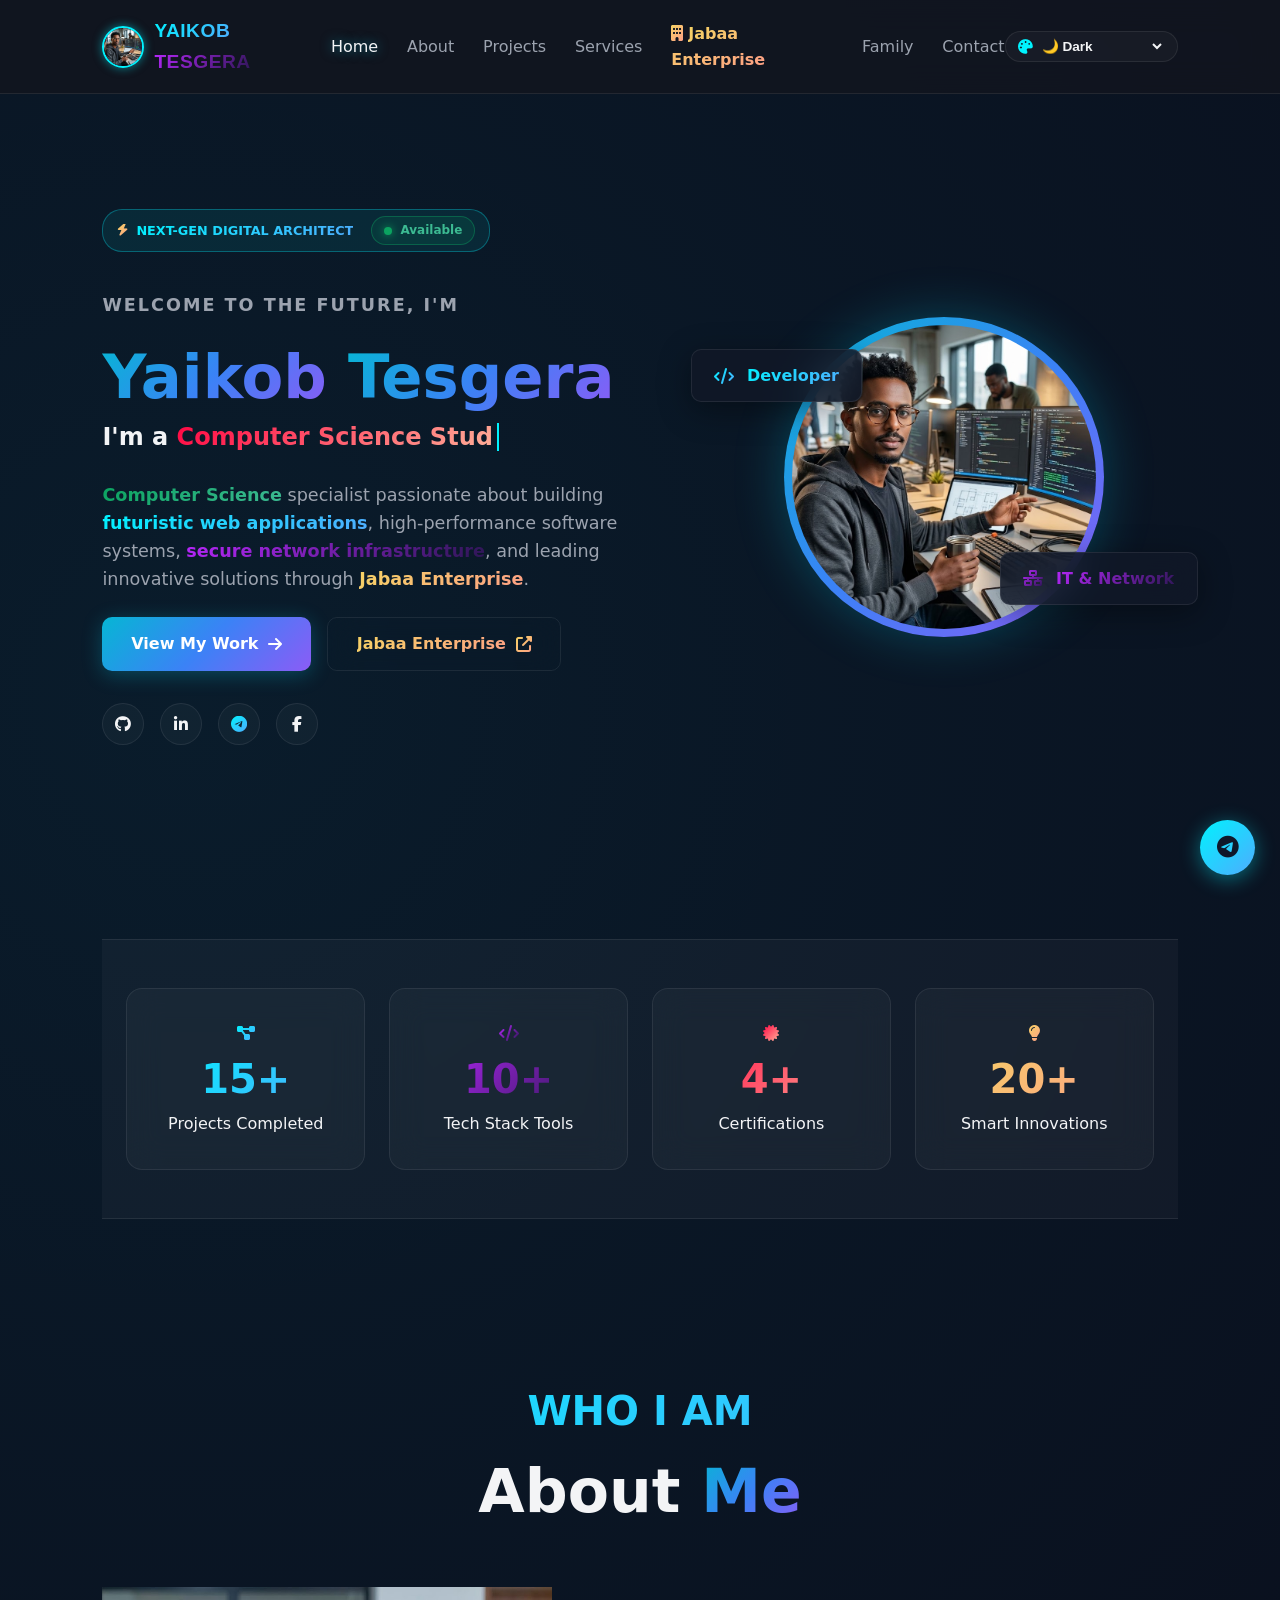
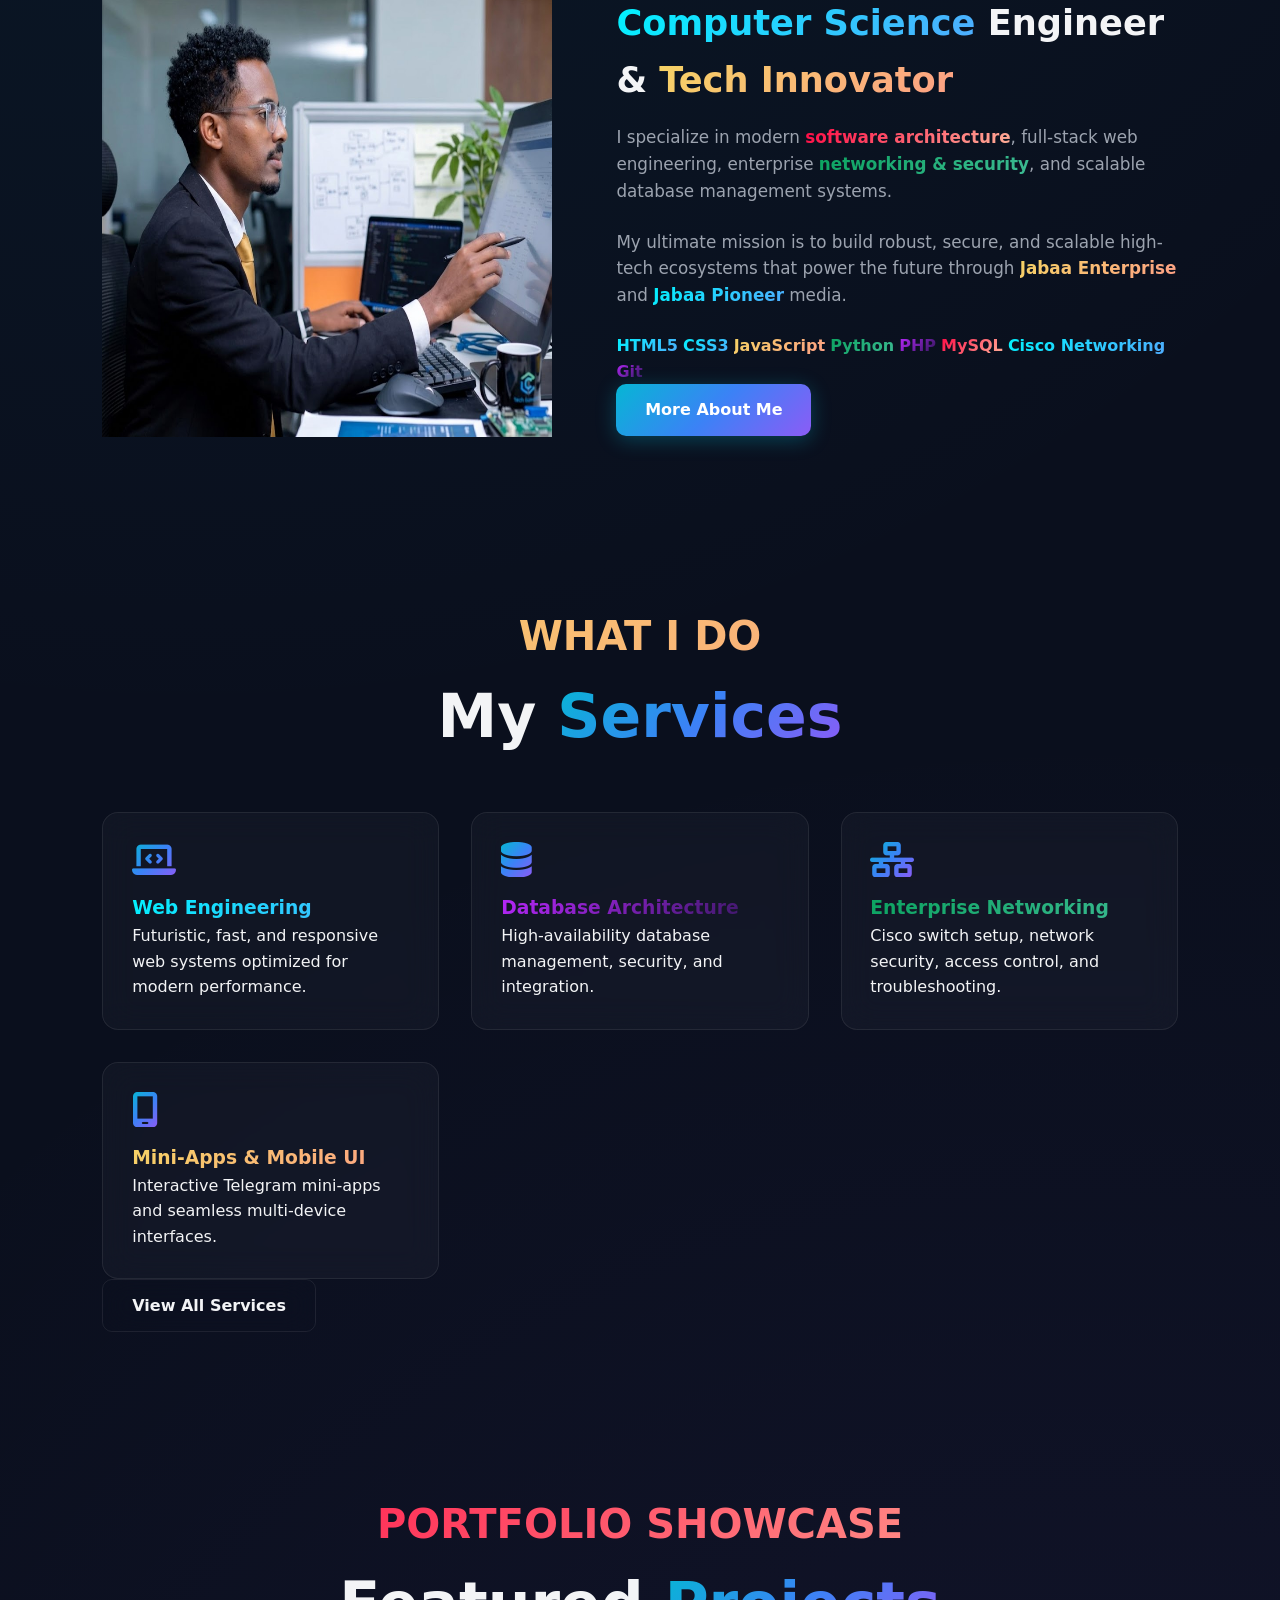
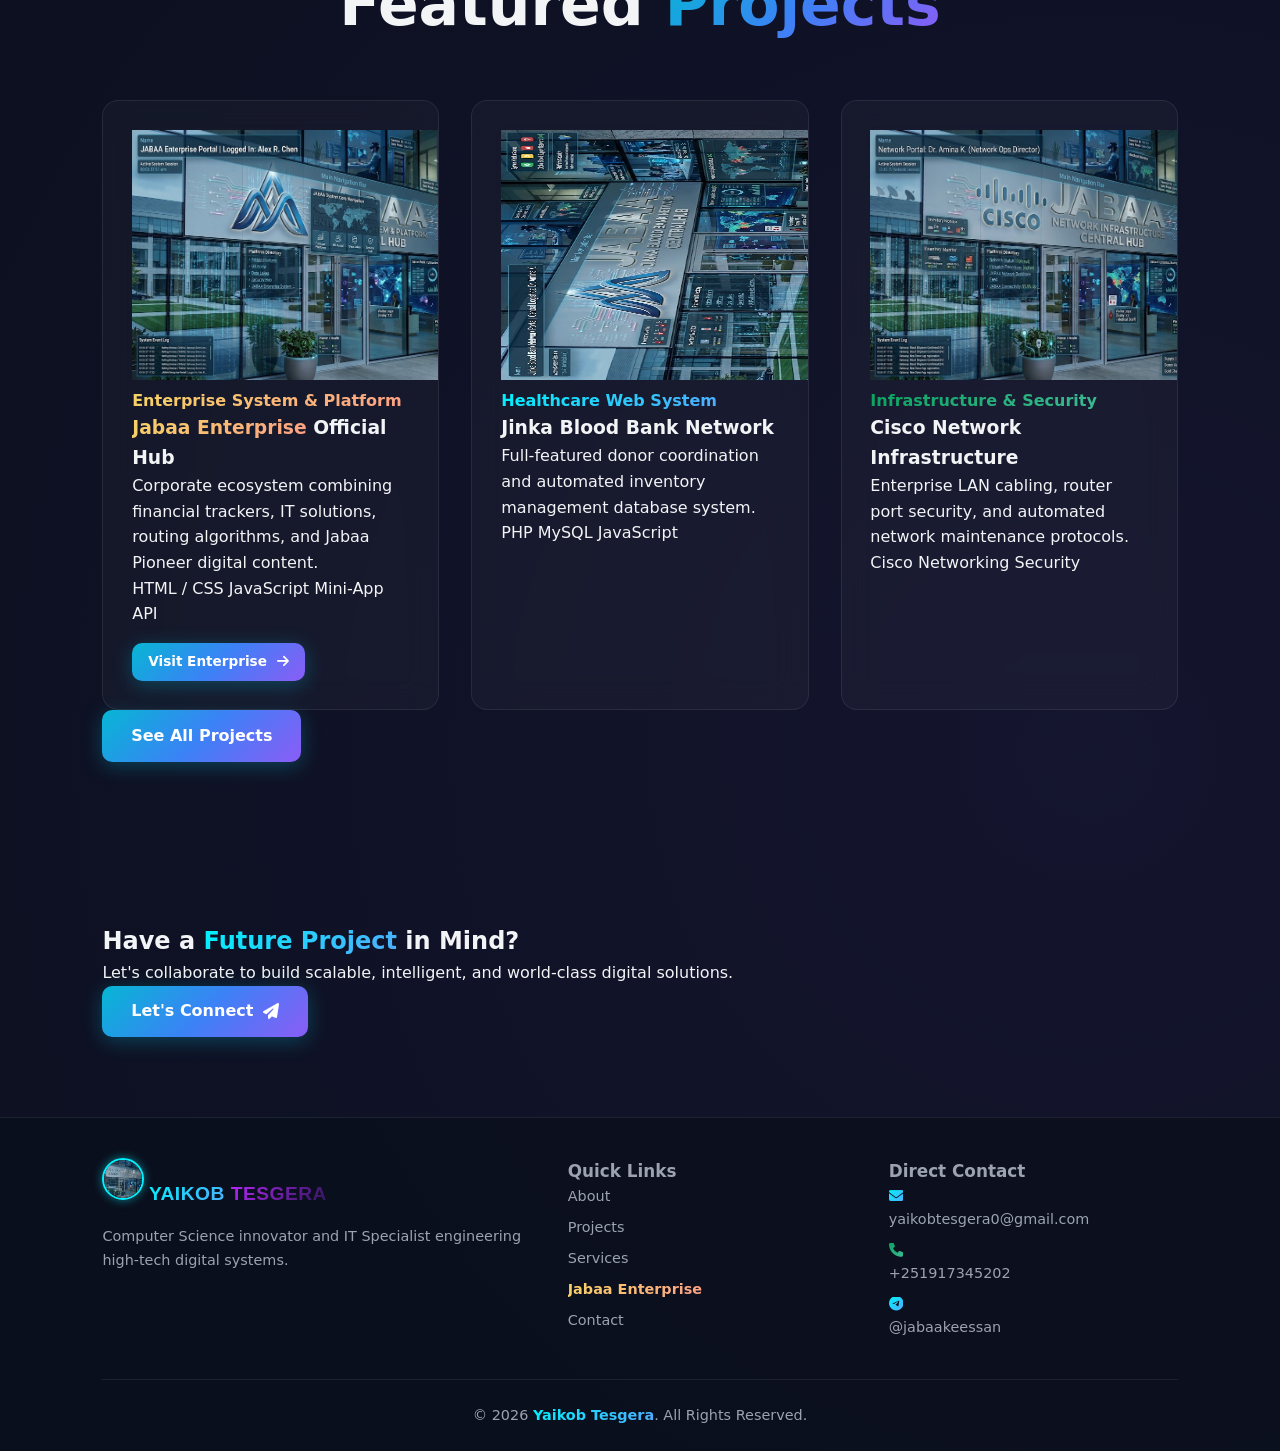
<file: index.html>
<!DOCTYPE html>
<html lang="en" dir="ltr">
<head>
    <meta charset="UTF-8">
    <meta name="viewport" content="width=device-width, initial-scale=1.0, shrink-to-fit=no">
    <meta http-equiv="X-UA-Compatible" content="IE=edge">
    
    <!-- SEO & METADATA -->
    <meta name="description" content="Official portfolio and tech hub of Yaikob Tesgera, Computer Science graduate, IT Professional, and founder of Jabaa Enterprise, specializing in web engineering, networking, and secure digital architectures.">
    <meta name="keywords" content="Yaikob Tesgera, Computer Science, Web Developer, IT Professional, Jabaa Enterprise, Jabaa Pioneer, Python, JavaScript, Cisco Networking">
    <meta name="author" content="Yaikob Tesgera">
    <meta name="robots" content="index, follow">
    
    <!-- SECURITY HEADERS & CSP -->
    <meta http-equiv="Content-Security-Policy" content="default-src 'self' https://fonts.googleapis.com https://fonts.gstatic.com https://cdnjs.cloudflare.com; style-src 'self' 'unsafe-inline' https://fonts.googleapis.com https://cdnjs.cloudflare.com; script-src 'self' 'unsafe-inline'; img-src 'self' data: https:;">
    
    <title>Yaikob Tesgera | Computer Science Portfolio & Tech Hub</title>

    <!-- FAVICON & ASSETS -->
    <link rel="icon" type="image/png" href="assets/favicon.png">
    <link rel="apple-touch-icon" href="assets/favicon.png">
    
    <!-- PERFORMANCE: PRECONNECT & PRELOAD -->
    <link rel="preconnect" href="https://fonts.googleapis.com">
    <link rel="preconnect" href="https://fonts.gstatic.com" crossorigin>
    <link rel="preconnect" href="https://cdnjs.cloudflare.com" crossorigin>
    <link rel="stylesheet" href="https://fonts.googleapis.com/css2?family=Plus+Jakarta+Sans:wght@400;500;600;700;800&family=Space+Grotesk:wght@500;700&display=swap" media="print" onload="this.media='all'">
    <link rel="stylesheet" href="https://cdnjs.cloudflare.com/ajax/libs/font-awesome/6.5.2/css/all.min.css" media="print" onload="this.media='all'">
    
    <!-- STYLESHEETS -->
    <link rel="stylesheet" href="css/style.css">

    <!-- MODULAR CONFIGURABLE STYLING & CRITICAL CSS -->
    <style>
        :root {
            --transition-speed: 0.3s;
        }
        .color-cyan { background: linear-gradient(135deg, #00f2fe 0%, #4facfe 100%); -webkit-background-clip: text; -webkit-text-fill-color: transparent; font-weight: 800; }
        .color-purple { background: linear-gradient(135deg, #b827fc 0%, #2c1654 100%); -webkit-background-clip: text; -webkit-text-fill-color: transparent; font-weight: 800; }
        .color-pink { background: linear-gradient(135deg, #ff0844 0%, #ffb199 100%); -webkit-background-clip: text; -webkit-text-fill-color: transparent; font-weight: 800; }
        .color-gold { background: linear-gradient(135deg, #f6d365 0%, #fda085 100%); -webkit-background-clip: text; -webkit-text-fill-color: transparent; font-weight: 800; }
        .color-emerald { background: linear-gradient(135deg, #0ba360 0%, #3cba92 100%); -webkit-background-clip: text; -webkit-text-fill-color: transparent; font-weight: 800; }
        
        .logo-img-wrapper {
            display: inline-flex;
            align-items: center;
            gap: 10px;
            text-decoration: none;
        }
        .logo-avatar {
            width: 42px;
            height: 42px;
            border-radius: 50%;
            object-fit: cover;
            border: 2px solid #00f2fe;
            box-shadow: 0 0 10px rgba(0, 242, 254, 0.5);
            transition: transform var(--transition-speed) ease;
        }
        .logo-img-wrapper:hover .logo-avatar {
            transform: scale(1.08) rotate(5deg);
        }
        .logo-text {
            font-family: 'Space Grotesk', sans-serif;
            font-size: 1.2rem;
            font-weight: 800;
            letter-spacing: 0.5px;
        }
        .futuristic-badge {
            display: inline-flex;
            align-items: center;
            gap: 8px;
            padding: 6px 14px;
            border-radius: 20px;
            background: rgba(0, 242, 254, 0.08);
            border: 1px solid rgba(0, 242, 254, 0.3);
            font-size: 0.8rem;
            font-weight: 600;
            margin-bottom: 15px;
        }
        /* Live Status Indicator & Floating Quick Widget Enhancement */
        .live-status-badge {
            display: inline-flex;
            align-items: center;
            gap: 8px;
            padding: 4px 12px;
            background: rgba(11, 163, 96, 0.12);
            border: 1px solid rgba(11, 163, 96, 0.4);
            border-radius: 20px;
            font-size: 0.75rem;
            font-weight: 600;
            color: #3cba92;
            margin-left: 10px;
            vertical-align: middle;
        }
        .live-dot {
            width: 8px;
            height: 8px;
            background-color: #0ba360;
            border-radius: 50%;
            box-shadow: 0 0 8px #0ba360;
            animation: pulse-dot 1.5s infinite;
        }
        @keyframes pulse-dot {
            0% { transform: scale(0.95); opacity: 0.8; }
            50% { transform: scale(1.3); opacity: 1; box-shadow: 0 0 12px #0ba360; }
            100% { transform: scale(0.95); opacity: 0.8; }
        }
        .floating-quick-chat {
            position: fixed;
            bottom: 25px;
            right: 25px;
            z-index: 999;
            background: linear-gradient(135deg, #00f2fe 0%, #4facfe 100%);
            color: #0f172a;
            width: 55px;
            height: 55px;
            border-radius: 50%;
            display: flex;
            align-items: center;
            justify-content: center;
            font-size: 1.4rem;
            box-shadow: 0 4px 20px rgba(0, 242, 254, 0.4);
            transition: transform var(--transition-speed) ease, box-shadow var(--transition-speed) ease;
            text-decoration: none;
        }
        .floating-quick-chat:hover {
            transform: scale(1.1) translateY(-3px);
            box-shadow: 0 6px 25px rgba(0, 242, 254, 0.7);
        }
    </style>
</head>

<body>

<!-- ================= PRELOADER ================= -->
<div class="preloader" role="status" aria-label="Loading page content">
    <div class="loader"></div>
</div>

<!-- ================= HEADER ================= -->
<header class="header" role="banner">
    <a href="index.html" class="logo-img-wrapper" aria-label="Yaikob Tesgera Home">
        <img src="images/profile.png" alt="Yaikob Tesgera Avatar" class="logo-avatar" width="42" height="42" loading="eager">
        <span class="logo-text"><span class="color-cyan">YAIKOB</span> <span class="color-purple">TESGERA</span></span>
    </a>

    <nav class="navbar" role="navigation" aria-label="Main Navigation">
        <a href="index.html" class="active" aria-current="page">Home</a>
        <a href="about.html">About</a>
        <a href="projects.html">Projects</a>
        <a href="services.html">Services</a>
        <a href="jabaa-company/index.html"><i class="fas fa-building color-gold" aria-hidden="true"></i> <span class="color-gold">Jabaa Enterprise</span></a>
        <a href="family.html">Family</a>
        <a href="contact.html">Contact</a>
    </nav>

    <div class="header-actions">
        <div class="theme-select-wrapper">
            <label for="theme-select" class="sr-only">Select Theme Mode</label>
            <i class="fas fa-palette theme-icon" aria-hidden="true"></i>
            <select id="theme-select" name="theme-select" aria-label="Select Theme">
                <option value="dark">🌙 Dark</option>
                <option value="light">☀️ Light</option>
                <option value="other">⚡ Cyber / Other</option>
            </select>
        </div>

        <button class="menu-toggle" id="menu-toggle" aria-label="Toggle navigation menu" aria-expanded="false" aria-controls="navbar">
            <i class="fas fa-bars" aria-hidden="true"></i>
        </button>
    </div>
</header>

<!-- ================= MAIN CONTENT ================= -->
<main id="main-content" role="main">

    <!-- HERO SECTION -->
    <section class="hero" aria-label="Hero Introduction">
        <div class="hero-content">
            <div class="futuristic-badge">
                <i class="fas fa-bolt color-gold" aria-hidden="true"></i>
                <span class="color-cyan">NEXT-GEN DIGITAL ARCHITECT</span>
                <span class="live-status-badge"><span class="live-dot" aria-hidden="true"></span> Available</span>
            </div>

            <p class="hero-subtitle">Welcome to the Future, I'm</p>

            <h1>
                <span class="color-cyan">Yaikob</span> <span class="color-purple">Tesgera</span>
            </h1>

            <h2>
                I'm a <span id="typing" class="color-pink" aria-live="polite"></span>
            </h2>

            <p class="hero-description">
                <span class="color-emerald">Computer Science</span> specialist passionate about building 
                <span class="color-cyan">futuristic web applications</span>, high-performance software systems, 
                <span class="color-purple">secure network infrastructure</span>, and leading innovative solutions through 
                <span class="color-gold">Jabaa Enterprise</span>.
            </p>

            <div class="hero-buttons">
                <a href="projects.html" class="btn primary-btn" role="button">
                    View My Work
                    <i class="fas fa-arrow-right" aria-hidden="true"></i>
                </a>

                <a href="jabaa-company/index.html" class="btn secondary-btn" role="button">
                    <span class="color-gold">Jabaa Enterprise</span>
                    <i class="fas fa-external-link-alt color-gold" aria-hidden="true"></i>
                </a>
            </div>

            <div class="social-links" aria-label="Social Media Profiles">
                <a href="https://github.com" target="_blank" rel="noopener noreferrer" aria-label="GitHub Profile">
                    <i class="fab fa-github" aria-hidden="true"></i>
                </a>
                <a href="https://linkedin.com" target="_blank" rel="noopener noreferrer" aria-label="LinkedIn Profile">
                    <i class="fab fa-linkedin-in" aria-hidden="true"></i>
                </a>
                <a href="https://t.me/JabaaPioneer" target="_blank" rel="noopener noreferrer" aria-label="Telegram Channel Jabaa Pioneer">
                    <i class="fab fa-telegram color-cyan" aria-hidden="true"></i>
                </a>
                <a href="https://facebook.com" target="_blank" rel="noopener noreferrer" aria-label="Facebook Profile">
                    <i class="fab fa-facebook-f" aria-hidden="true"></i>
                </a>
            </div>
        </div>

        <div class="hero-image" aria-hidden="true">
            <div class="image-circle">
                <img src="images/profile.png" alt="Yaikob Tesgera Portrait" width="400" height="400" loading="lazy">
            </div>
            <div class="floating-card card-one">
                <i class="fas fa-code color-cyan" aria-hidden="true"></i>
                <span class="color-cyan">Developer</span>
            </div>
            <div class="floating-card card-two">
                <i class="fas fa-network-wired color-purple" aria-hidden="true"></i>
                <span class="color-purple">IT & Network</span>
            </div>
        </div>
    </section>

    <!-- STATS SECTION -->
    <section class="stats section" aria-label="Key Statistics">
        <div class="stats-grid">
            <div class="stat-card">
                <i class="fas fa-project-diagram color-cyan" aria-hidden="true"></i>
                <h3 class="counter color-cyan" data-target="15">0</h3>
                <p>Projects Completed</p>
            </div>
            <div class="stat-card">
                <i class="fas fa-code color-purple" aria-hidden="true"></i>
                <h3 class="counter color-purple" data-target="10">0</h3>
                <p>Tech Stack Tools</p>
            </div>
            <div class="stat-card">
                <i class="fas fa-certificate color-pink" aria-hidden="true"></i>
                <h3 class="counter color-pink" data-target="4">0</h3>
                <p>Certifications</p>
            </div>
            <div class="stat-card">
                <i class="fas fa-lightbulb color-gold" aria-hidden="true"></i>
                <h3 class="counter color-gold" data-target="20">0</h3>
                <p>Smart Innovations</p>
            </div>
        </div>
    </section>

    <!-- ABOUT PREVIEW SECTION -->
    <section class="section about-preview" aria-label="About Preview">
        <div class="section-title">
            <p class="color-cyan">WHO I AM</p>
            <h2>About <span class="color-purple">Me</span></h2>
        </div>

        <div class="about-grid">
            <div class="about-image">
                <img src="images/profile4.jpg" alt="Yaikob Tesgera Working" width="450" height="450" loading="lazy">
            </div>

            <div class="about-content">
                <h3>
                    <span class="color-cyan">Computer Science</span> Engineer & <span class="color-gold">Tech Innovator</span>
                </h3>
                <p>
                    I specialize in modern <span class="color-pink">software architecture</span>, full-stack web engineering, 
                    enterprise <span class="color-emerald">networking & security</span>, and scalable database management systems.
                </p>
                <p>
                    My ultimate mission is to build robust, secure, and scalable high-tech ecosystems that power the future through <span class="color-gold">Jabaa Enterprise</span> and <span class="color-cyan">Jabaa Pioneer</span> media.
                </p>

                <div class="skills-preview" aria-label="Core Skills List">
                    <span class="color-cyan">HTML5</span>
                    <span class="color-cyan">CSS3</span>
                    <span class="color-gold">JavaScript</span>
                    <span class="color-emerald">Python</span>
                    <span class="color-purple">PHP</span>
                    <span class="color-pink">MySQL</span>
                    <span class="color-cyan">Cisco Networking</span>
                    <span class="color-purple">Git</span>
                </div>

                <a href="about.html" class="btn primary-btn" role="button">More About Me</a>
            </div>
        </div>
    </section>

    <!-- SERVICES SECTION -->
    <section class="section services-preview" aria-label="Services Offered">
        <div class="section-title">
            <p class="color-gold">WHAT I DO</p>
            <h2>My <span class="color-cyan">Services</span></h2>
        </div>

        <div class="services-grid">
            <div class="service-card">
                <i class="fas fa-laptop-code color-cyan" aria-hidden="true"></i>
                <h3 class="color-cyan">Web Engineering</h3>
                <p>Futuristic, fast, and responsive web systems optimized for modern performance.</p>
            </div>
            <div class="service-card">
                <i class="fas fa-database color-purple" aria-hidden="true"></i>
                <h3 class="color-purple">Database Architecture</h3>
                <p>High-availability database management, security, and integration.</p>
            </div>
            <div class="service-card">
                <i class="fas fa-network-wired color-emerald" aria-hidden="true"></i>
                <h3 class="color-emerald">Enterprise Networking</h3>
                <p>Cisco switch setup, network security, access control, and troubleshooting.</p>
            </div>
            <div class="service-card">
                <i class="fas fa-mobile-screen color-gold" aria-hidden="true"></i>
                <h3 class="color-gold">Mini-Apps & Mobile UI</h3>
                <p>Interactive Telegram mini-apps and seamless multi-device interfaces.</p>
            </div>
        </div>

        <div class="center-btn">
            <a href="services.html" class="btn secondary-btn" role="button">View All Services</a>
        </div>
    </section>

    <!-- PROJECTS SECTION -->
    <section class="section projects-preview" aria-label="Featured Projects">
        <div class="section-title">
            <p class="color-pink">PORTFOLIO SHOWCASE</p>
            <h2>Featured <span class="color-gold">Projects</span></h2>
        </div>

        <div class="projects-grid">
            <article class="project-card">
                <img src="images/profile-1.png" alt="Jabaa Enterprise Official Portal Preview" width="400" height="250" loading="lazy">
                <div class="project-content">
                    <span class="project-category color-gold">Enterprise System & Platform</span>
                    <h3><span class="color-gold">Jabaa Enterprise</span> Official Hub</h3>
                    <p>Corporate ecosystem combining financial trackers, IT solutions, routing algorithms, and Jabaa Pioneer digital content.</p>
                    <div class="project-tags">
                        <span>HTML / CSS</span>
                        <span>JavaScript</span>
                        <span>Mini-App API</span>
                    </div>
                    <div style="margin-top: 1rem;">
                        <a href="jabaa-company/index.html" class="btn primary-btn" style="font-size: 0.85rem; padding: 0.5rem 1rem;" role="button">
                            Visit Enterprise <i class="fas fa-arrow-right" aria-hidden="true"></i>
                        </a>
                    </div>
                </div>
            </article>

            <article class="project-card">
                <img src="images/profile-2.png" alt="Jinka Blood Bank Network Preview" width="400" height="250" loading="lazy">
                <div class="project-content">
                    <span class="project-category color-cyan">Healthcare Web System</span>
                    <h3>Jinka Blood Bank Network</h3>
                    <p>Full-featured donor coordination and automated inventory management database system.</p>
                    <div class="project-tags">
                        <span>PHP</span>
                        <span>MySQL</span>
                        <span>JavaScript</span>
                    </div>
                </div>
            </article>

            <article class="project-card">
                <img src="images/profile-3.png" alt="Cisco Network Infrastructure Preview" width="400" height="250" loading="lazy">
                <div class="project-content">
                    <span class="project-category color-emerald">Infrastructure & Security</span>
                    <h3>Cisco Network Infrastructure</h3>
                    <p>Enterprise LAN cabling, router port security, and automated network maintenance protocols.</p>
                    <div class="project-tags">
                        <span>Cisco</span>
                        <span>Networking</span>
                        <span>Security</span>
                    </div>
                </div>
            </article>
        </div>

        <div class="center-btn">
            <a href="projects.html" class="btn primary-btn" role="button">See All Projects</a>
        </div>
    </section>

    <!-- CALL TO ACTION -->
    <section class="cta section" aria-label="Call to Action">
        <div class="cta-content">
            <h2>Have a <span class="color-cyan">Future Project</span> in Mind?</h2>
            <p>Let's collaborate to build scalable, intelligent, and world-class digital solutions.</p>
            <a href="contact.html" class="btn primary-btn" role="button">
                Let's Connect
                <i class="fas fa-paper-plane" aria-hidden="true"></i>
            </a>
        </div>
    </section>

</main>

<!-- ================= FOOTER ================= -->
<footer class="footer" role="contentinfo">
    <div class="footer-grid">
        <div>
            <a href="index.html" class="logo-img-wrapper" style="margin-bottom: 1rem;" aria-label="Yaikob Tesgera Footer Logo">
                <img src="images/profile-3.png" alt="Yaikob Tesgera" class="logo-avatar" width="42" height="42" loading="lazy">
                <span class="logo-text"><span class="color-cyan">YAIKOB</span> <span class="color-purple">TESGERA</span></span>
            </a>
            <p>Computer Science innovator and IT Specialist engineering high-tech digital systems.</p>
        </div>

        <div>
            <h3>Quick Links</h3>
            <nav aria-label="Footer Navigation">
                <a href="about.html">About</a>
                <a href="projects.html">Projects</a>
                <a href="services.html">Services</a>
                <a href="jabaa-company/index.html"><span class="color-gold">Jabaa Enterprise</span></a>
                <a href="contact.html">Contact</a>
            </nav>
        </div>

        <div>
            <h3>Direct Contact</h3>
            <p>
                <i class="fas fa-envelope color-cyan" aria-hidden="true"></i>
                <a href="mailto:yaikobtesgera0@gmail.com" style="color: inherit; text-decoration: none;">yaikobtesgera0@gmail.com</a>
            </p>
            <p>
                <i class="fas fa-phone color-emerald" aria-hidden="true"></i>
                <a href="tel:+251917345202" style="color: inherit; text-decoration: none;">+251917345202</a>
            </p>
            <p>
                <i class="fab fa-telegram color-cyan" aria-hidden="true"></i>
                <a href="https://t.me/jabaakeessan" target="_blank" rel="noopener noreferrer" style="color: inherit; text-decoration: none;">@jabaakeessan</a>
            </p>
        </div>
    </div>

    <div class="copyright">
        <p>&copy; <span id="year"></span> <span class="color-cyan">Yaikob Tesgera</span>. All Rights Reserved.</p>
    </div>
</footer>

<!-- FLOATING QUICK CHAT WIDGET -->
<a href="https://t.me/jabaakeessan" target="_blank" rel="noopener noreferrer" class="floating-quick-chat" aria-label="Quick Telegram Chat">
    <i class="fab fa-telegram-plane" aria-hidden="true"></i>
</a>

<!-- BACK TO TOP BUTTON -->
<button id="back-to-top" aria-label="Scroll back to top of page" aria-hidden="true">
    <i class="fas fa-arrow-up" aria-hidden="true"></i>
</button>

<!-- SCRIPT MODULE -->
<script src="js/script.js" defer></script>

</body>
</html>
</file>
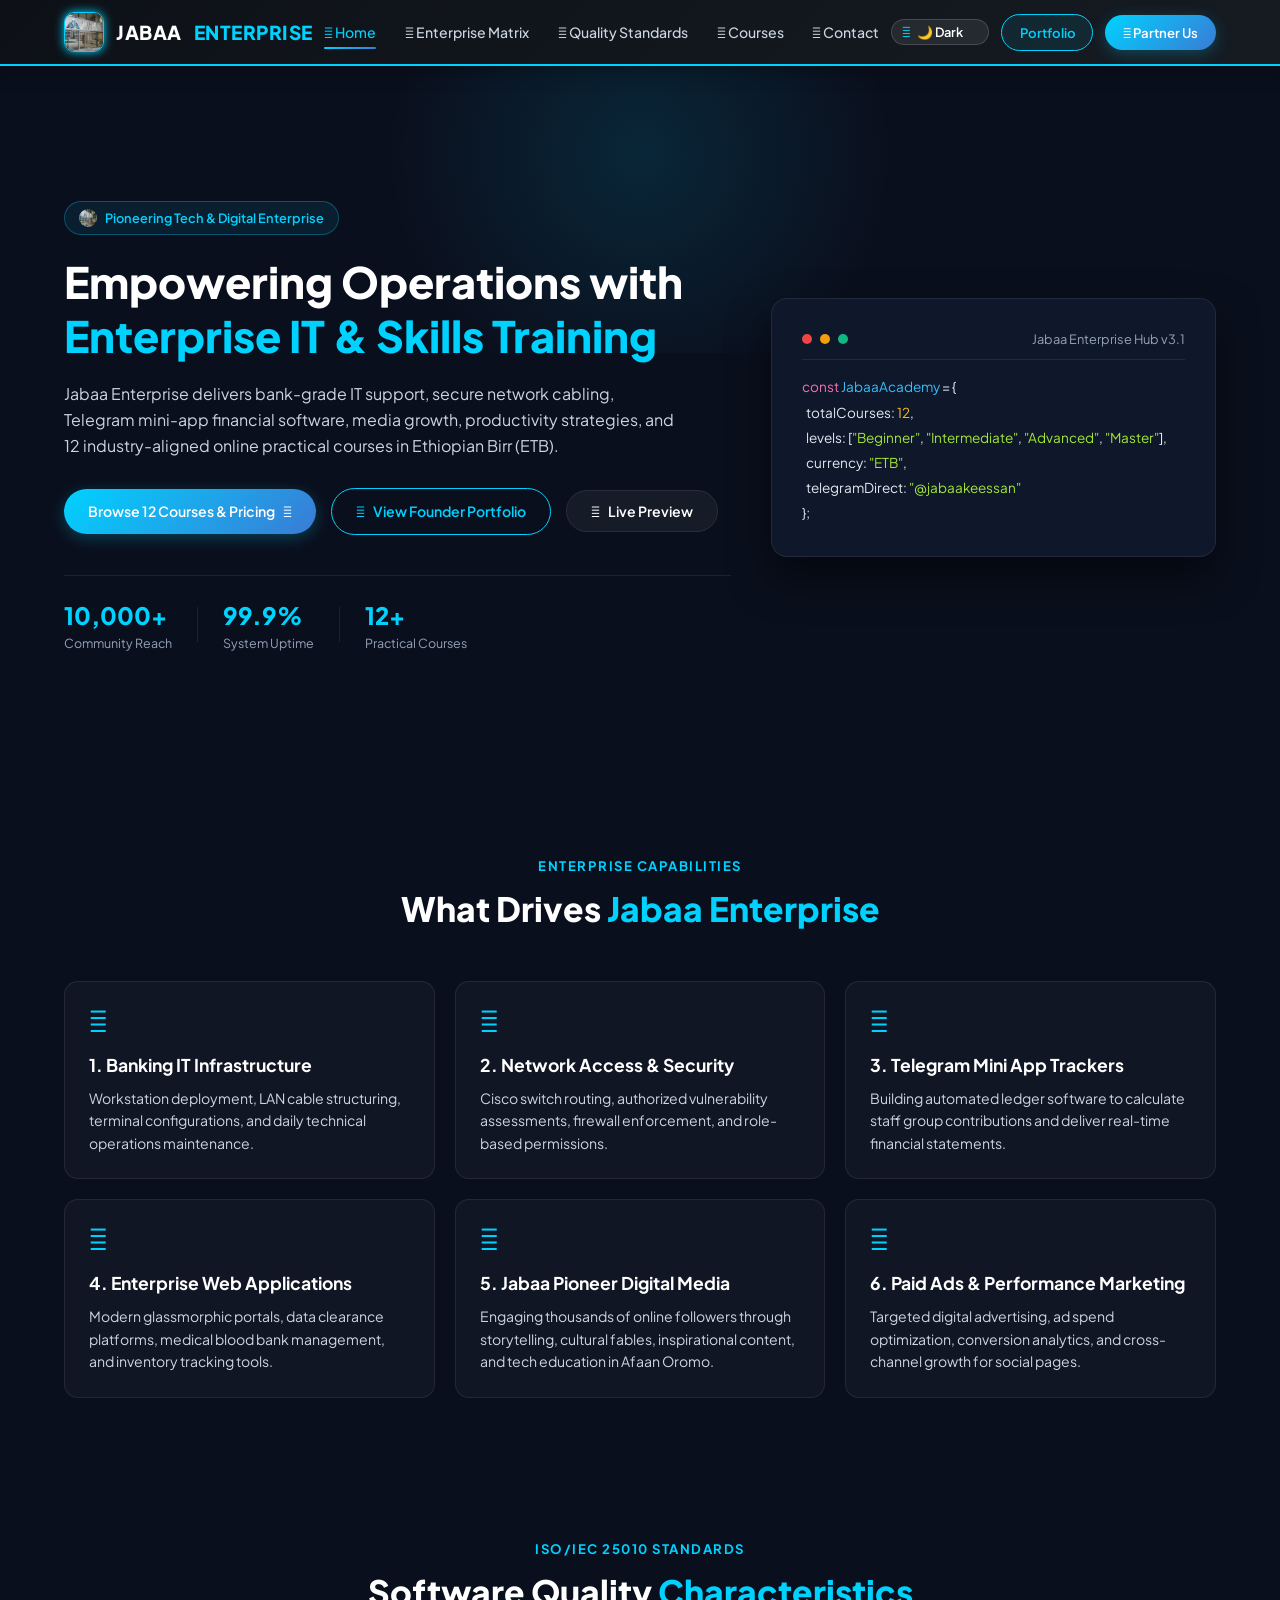
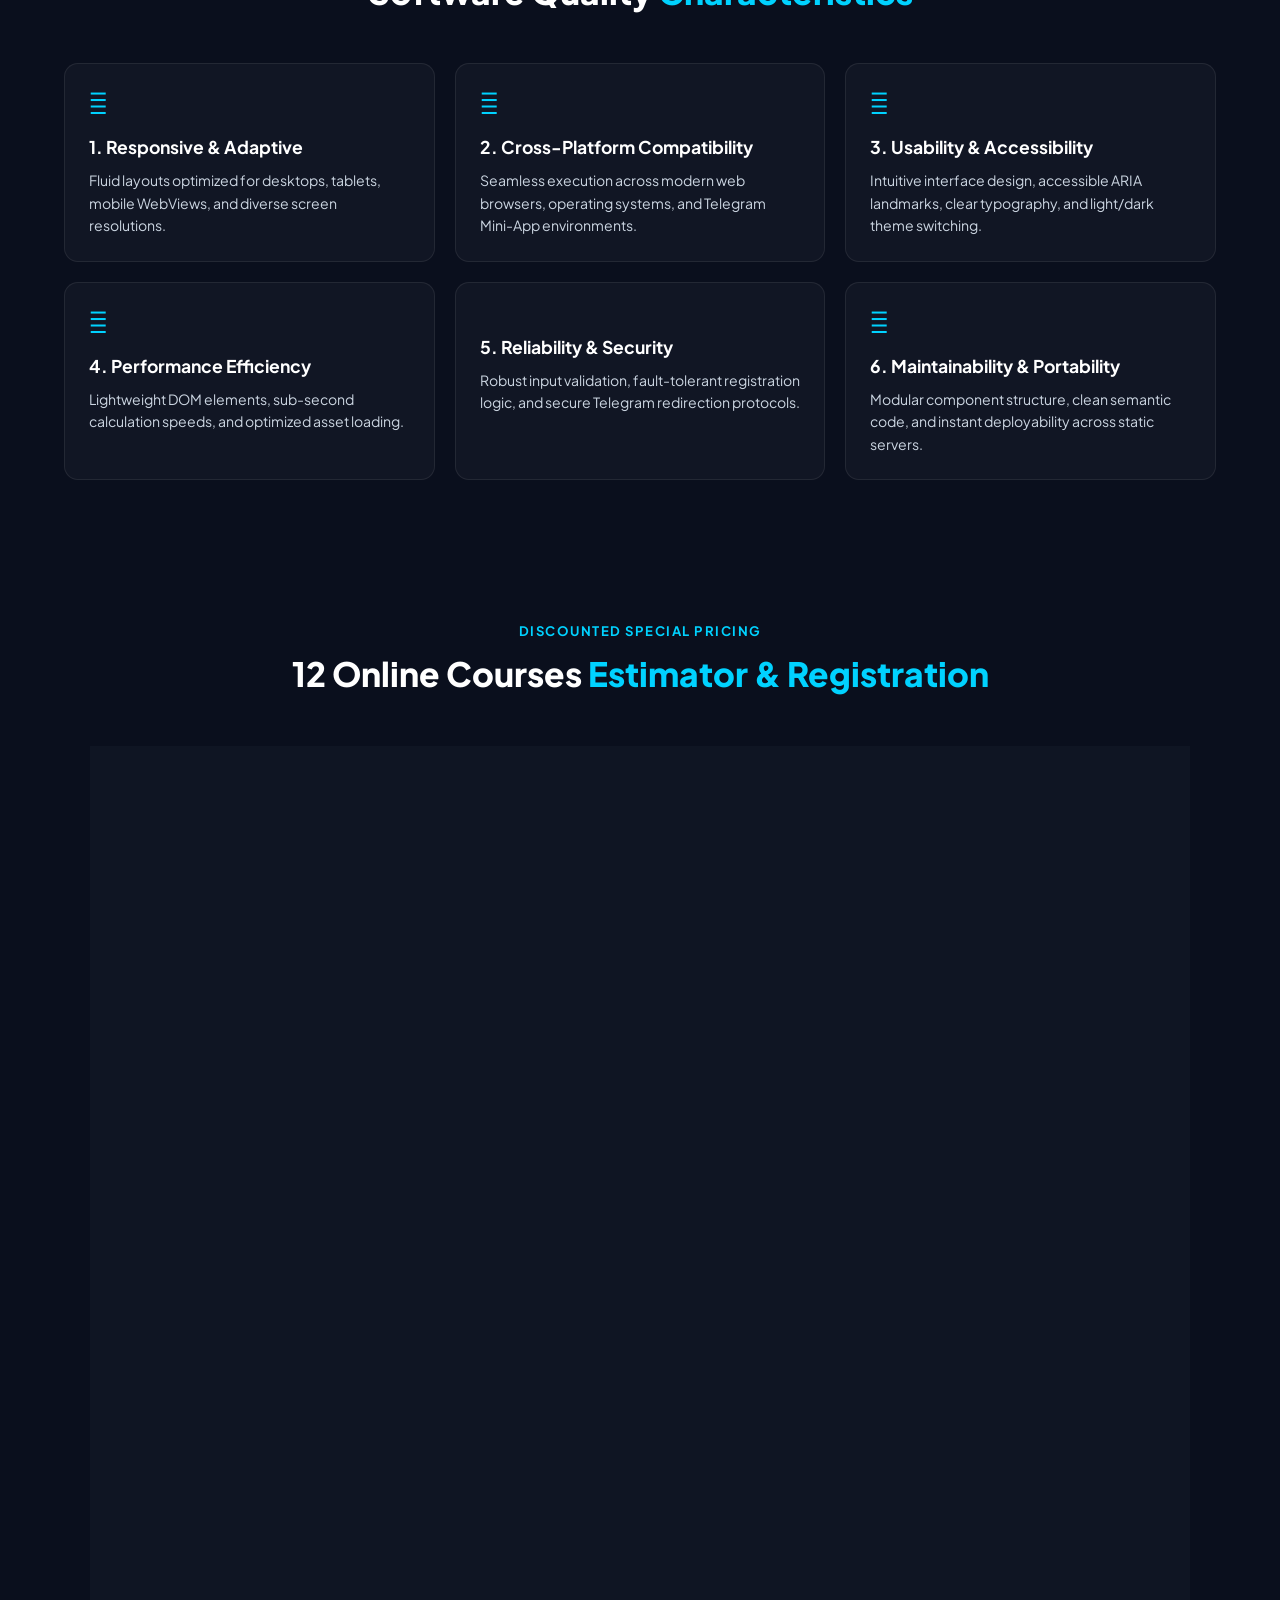
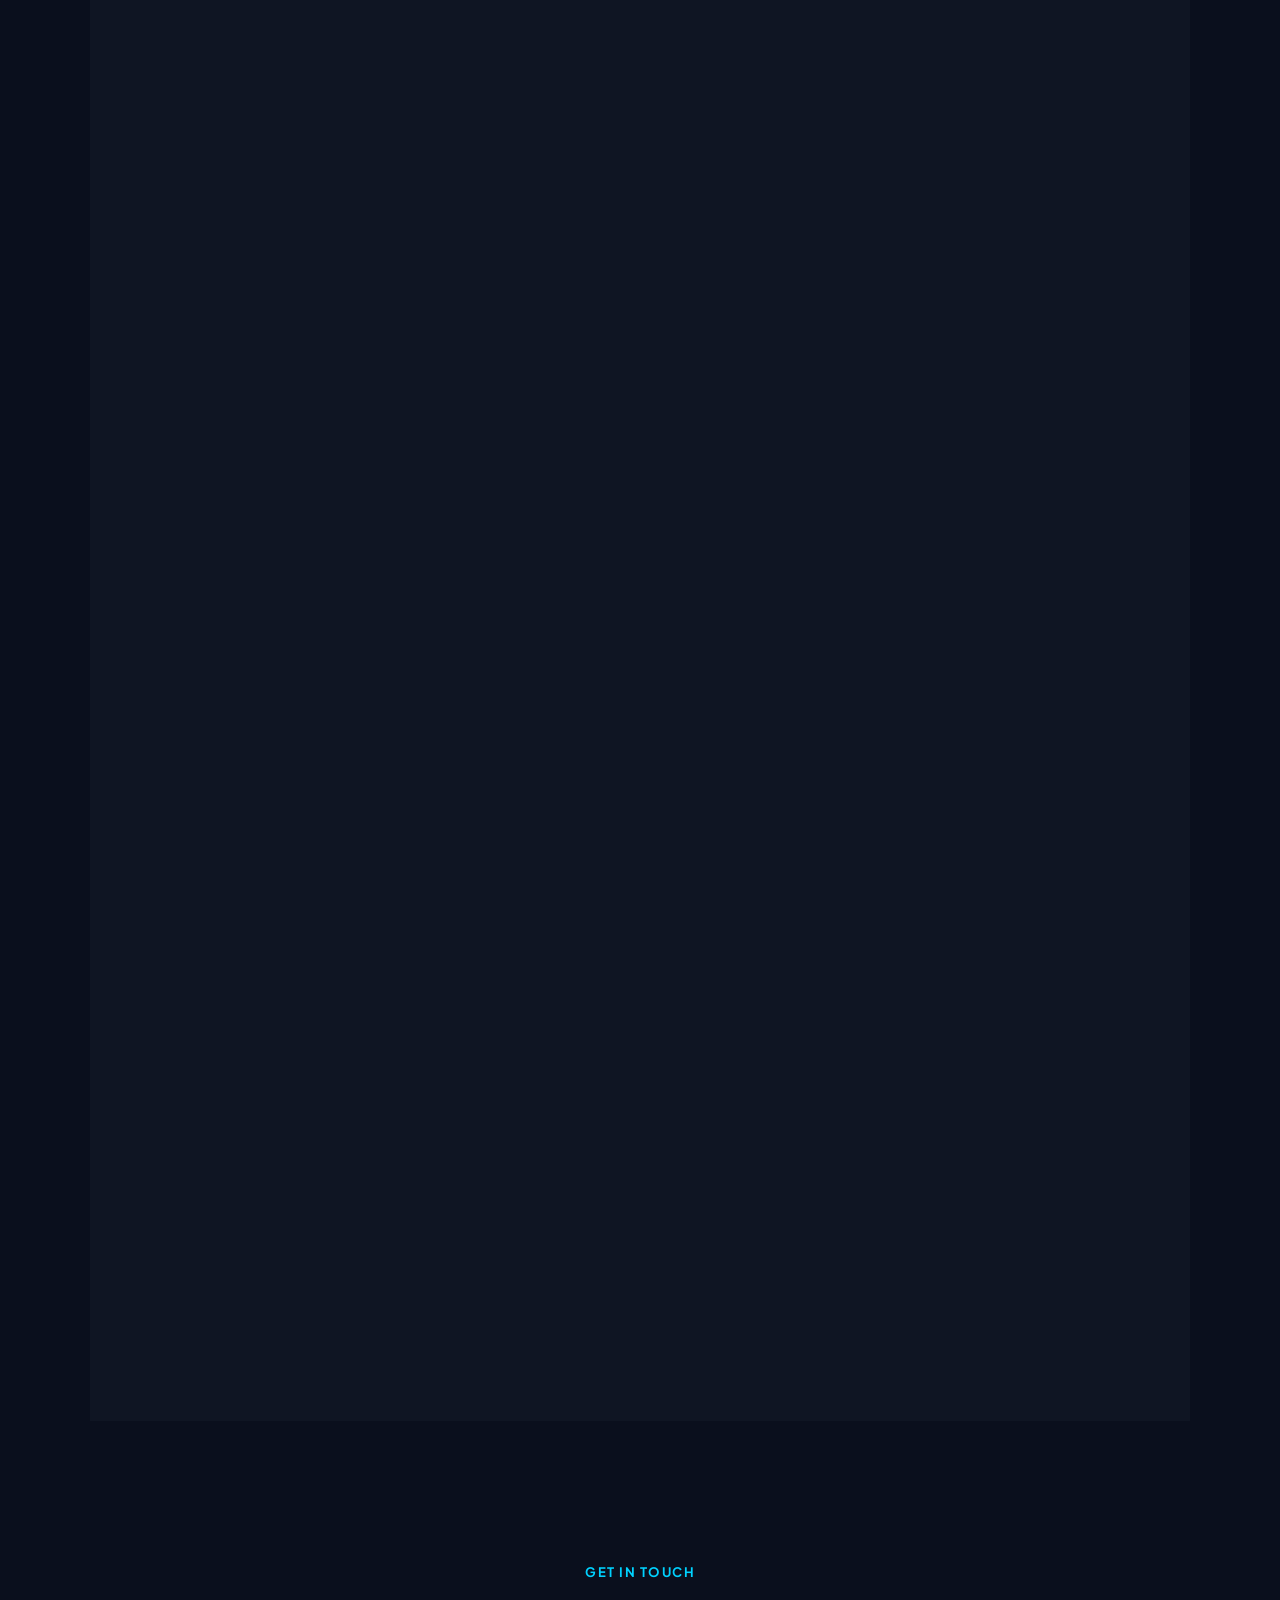
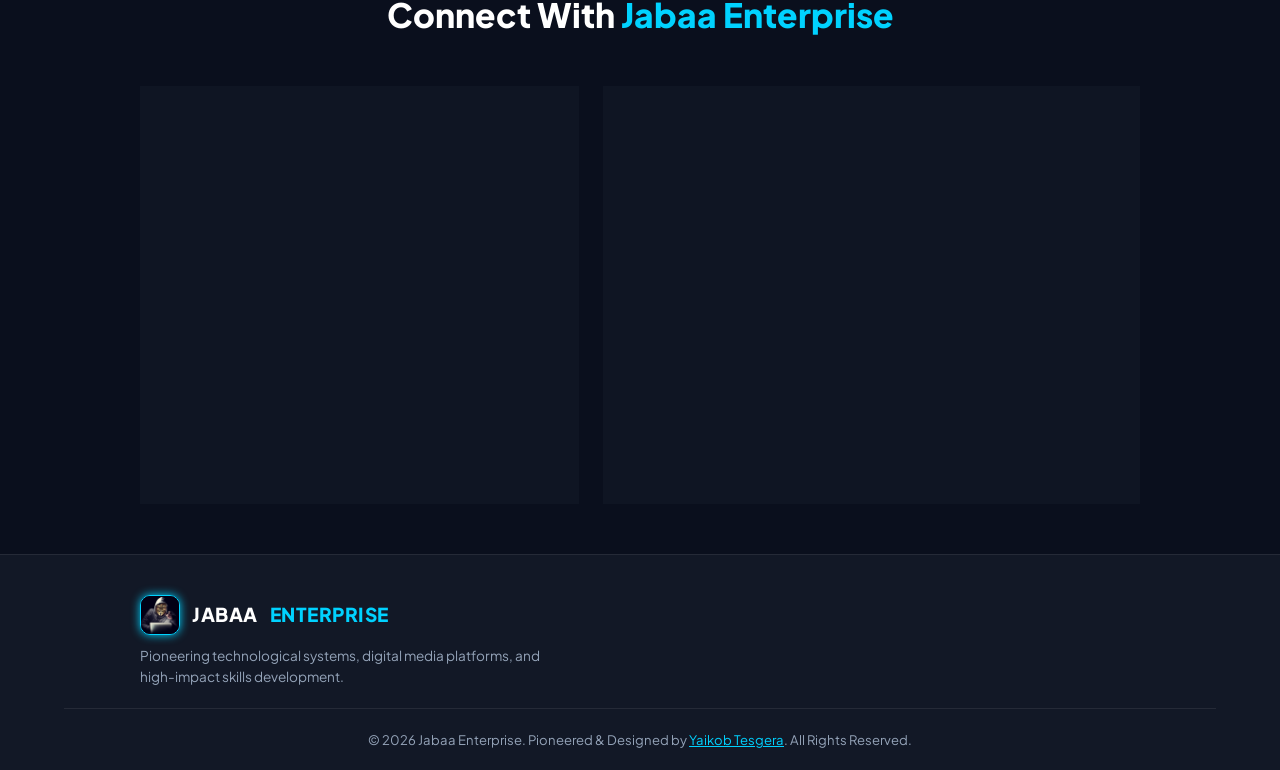
<file: jabaa-company/index.html>
<!DOCTYPE html>
<html lang="en" data-theme="dark">
<head>
    <meta charset="UTF-8">
    <meta name="viewport" content="width=device-width, initial-scale=1.0">
    <meta name="description" content="Jabaa Enterprise - Next-Generation Digital Solutions, Media Platform, AI Systems & Banking IT Support, featuring ISO/IEC 25010 Software Quality Standards.">
    <title>Jabaa Enterprise | 12 Online Courses & Estimator</title>
    <link rel="icon" href="assets/favicon.ico">
    <link rel="preconnect" href="https://fonts.googleapis.com">
    <link rel="preconnect" href="https://fonts.gstatic.com" crossorigin>
    <link href="https://fonts.googleapis.com/css2?family=Plus+Jakarta+Sans:wght@300;400;500;600;700;800&display=swap" rel="stylesheet">
    <link rel="stylesheet" href="https://cdnjs.cloudflare.com/ajax/libs/font-awesome/6.5.2/css/all.min.css">
    <link rel="stylesheet" href="css/style.css">
</head>
<body>

    <!-- UNIQUE HIGH-TECH HEADER WITH LOGO & THEME CONTROLLER -->
    <header class="header">
        <a href="index.html" class="logo">
            <img src="images/company-logo.jpg" alt="Jabaa Enterprise Logo" class="company-logo-img">
            JABAA <span>ENTERPRISE</span>
        </a>

        <nav class="navbar" id="navbar">
            <a href="#home" class="active"><i class="fas fa-house-chimney"></i> Home</a>
            <a href="#matrix"><i class="fas fa-sitemap"></i> Enterprise Matrix</a>
            <a href="#characteristics"><i class="fas fa-check-double"></i> Quality Standards</a>
            <a href="#estimator"><i class="fas fa-graduation-cap"></i> Courses</a>
            <a href="#contact"><i class="fas fa-envelope"></i> Contact</a>
        </nav>

        <div class="header-actions">
            <!-- DYNAMIC THEME SWITCHER (DARK / LIGHT / DEVICE) -->
            <div class="theme-wrapper">
                <i class="fas fa-circle-half-stroke theme-icon"></i>
                <select class="theme-selector" id="theme-select" onchange="changeTheme(this.value)">
                    <option value="dark">🌙 Dark</option>
                    <option value="light">☀️ Light</option>
                    <option value="device">💻 Device</option>
                </select>
            </div>

            <a href="../index.html" class="btn-nav-portfolio">
                <i class="fas fa-user-code"></i> Portfolio
            </a>
            <a href="#contact" class="btn-nav-partner">
                <i class="fas fa-handshake"></i> Partner Us
            </a>
            <button class="menu-toggle" id="menu-toggle" aria-label="Toggle navigation menu">
                <i class="fas fa-bars"></i>
            </button>
        </div>
    </header>

    <!-- HERO SECTION -->
    <section class="hero section" id="home">
        <div class="hero-bg-glow"></div>
        <div class="hero-container">
            <div class="hero-content">
                <div class="badge">
                    <img src="images/company-logo.jpg" alt="Logo Icon" class="badge-icon">
                    <span>Pioneering Tech & Digital Enterprise</span>
                </div>
                <h1>Empowering Operations with <span>Enterprise IT & Skills Training</span></h1>
                <p>
                    Jabaa Enterprise delivers bank-grade IT support, secure network cabling, Telegram mini-app financial software, media growth, productivity strategies, and 12 industry-aligned online practical courses in Ethiopian Birr (ETB).
                </p>

                <div class="hero-buttons">
                    <a href="#estimator" class="btn btn-primary">
                        Browse 12 Courses & Pricing <i class="fas fa-arrow-right"></i>
                    </a>
                    <a href="../index.html" class="btn btn-outline">
                        <i class="fas fa-briefcase"></i> View Founder Portfolio
                    </a>
                    <button onclick="openPortfolioModal()" class="btn btn-glass">
                        <i class="fas fa-window-restore"></i> Live Preview
                    </button>
                </div>

                <div class="trust-metrics">
                    <div class="metric-item">
                        <h3 class="counter" data-target="10000">10,000+</h3>
                        <p>Community Reach</p>
                    </div>
                    <div class="metric-divider"></div>
                    <div class="metric-item">
                        <h3 class="counter" data-target="99">99.9%</h3>
                        <p>System Uptime</p>
                    </div>
                    <div class="metric-divider"></div>
                    <div class="metric-item">
                        <h3 class="counter" data-target="12">12</h3>
                        <p>Practical Courses</p>
                    </div>
                </div>
            </div>

            <div class="hero-visual">
                <div class="glass-card main-card">
                    <div class="card-header">
                        <span class="dot red"></span>
                        <span class="dot yellow"></span>
                        <span class="dot green"></span>
                        <span class="card-title">Jabaa Enterprise Hub v3.1</span>
                    </div>
                    <div class="code-preview">
                        <code>
                            <span class="keyword">const</span> <span class="variable">JabaaAcademy</span> = {<br>
                            &nbsp;&nbsp;totalCourses: <span class="number">12</span>,<br>
                            &nbsp;&nbsp;levels: [<span class="string">"Beginner"</span>, <span class="string">"Intermediate"</span>, <span class="string">"Advanced"</span>, <span class="string">"Master"</span>],<br>
                            &nbsp;&nbsp;currency: <span class="string">"ETB"</span>,<br>
                            &nbsp;&nbsp;telegramDirect: <span class="string">"@jabaakeessan"</span><br>
                            };
                        </code>
                    </div>
                </div>
            </div>
        </div>
    </section>

    <!-- ENTERPRISE CAPABILITY MATRIX -->
    <section class="section" id="matrix">
        <div class="section-title">
            <p>ENTERPRISE CAPABILITIES</p>
            <h2>What Drives <span>Jabaa Enterprise</span></h2>
        </div>
        <div class="enterprise-matrix">
            <div class="matrix-card">
                <i class="fas fa-university icon-accent"></i>
                <h3>1. Banking IT Infrastructure</h3>
                <p>Workstation deployment, LAN cable structuring, terminal configurations, and daily technical operations maintenance.</p>
            </div>
            <div class="matrix-card">
                <i class="fas fa-shield-halved icon-accent"></i>
                <h3>2. Network Access & Security</h3>
                <p>Cisco switch routing, authorized vulnerability assessments, firewall enforcement, and role-based permissions.</p>
            </div>
            <div class="matrix-card">
                <i class="fab fa-telegram icon-accent"></i>
                <h3>3. Telegram Mini App Trackers</h3>
                <p>Building automated ledger software to calculate staff group contributions and deliver real-time financial statements.</p>
            </div>
            <div class="matrix-card">
                <i class="fas fa-code icon-accent"></i>
                <h3>4. Enterprise Web Applications</h3>
                <p>Modern glassmorphic portals, data clearance platforms, medical blood bank management, and inventory tracking tools.</p>
            </div>
            <div class="matrix-card">
                <i class="fab fa-youtube icon-accent"></i>
                <h3>5. Jabaa Pioneer Digital Media</h3>
                <p>Engaging thousands of online followers through storytelling, cultural fables, inspirational content, and tech education in Afaan Oromo.</p>
            </div>
            <div class="matrix-card">
                <i class="fas fa-bullhorn icon-accent"></i>
                <h3>6. Paid Ads & Performance Marketing</h3>
                <p>Targeted digital advertising, ad spend optimization, conversion analytics, and cross-channel growth for social pages.</p>
            </div>
        </div>
    </section>

    <!-- SOFTWARE QUALITY CHARACTERISTICS (ISO/IEC 25010 Compliance) -->
    <section class="section" id="characteristics">
        <div class="section-title">
            <p>ISO/IEC 25010 STANDARDS</p>
            <h2>Software Quality <span>Characteristics</span></h2>
        </div>
        <div class="enterprise-matrix">
            <div class="matrix-card">
                <i class="fas fa-mobile-screen-button icon-accent"></i>
                <h3>1. Responsive & Adaptive</h3>
                <p>Fluid layouts optimized for desktops, tablets, mobile WebViews, and diverse screen resolutions.</p>
            </div>
            <div class="matrix-card">
                <i class="fas fa-puzzle-piece icon-accent"></i>
                <h3>2. Cross-Platform Compatibility</h3>
                <p>Seamless execution across modern web browsers, operating systems, and Telegram Mini-App environments.</p>
            </div>
            <div class="matrix-card">
                <i class="fas fa-user-check icon-accent"></i>
                <h3>3. Usability & Accessibility</h3>
                <p>Intuitive interface design, accessible ARIA landmarks, clear typography, and light/dark theme switching.</p>
            </div>
            <div class="matrix-card">
                <i class="fas fa-gauge-high icon-accent"></i>
                <h3>4. Performance Efficiency</h3>
                <p>Lightweight DOM elements, sub-second calculation speeds, and optimized asset loading.</p>
            </div>
            <div class="matrix-card">
                <i class="fas fa-shield-check icon-accent"></i>
                <h3>5. Reliability & Security</h3>
                <p>Robust input validation, fault-tolerant registration logic, and secure Telegram redirection protocols.</p>
            </div>
            <div class="matrix-card">
                <i class="fas fa-cubes icon-accent"></i>
                <h3>6. Maintainability & Portability</h3>
                <p>Modular component structure, clean semantic code, and instant deployability across static servers.</p>
            </div>
        </div>
    </section>

    <!-- 12 ONLINE COURSES ESTIMATOR & REGISTRATION SECTION -->
    <section class="section" id="estimator">
        <div class="section-title">
            <p>DISCOUNTED SPECIAL PRICING</p>
            <h2>12 Online Courses <span>Estimator & Registration</span></h2>
        </div>

        <div class="glass-card estimator-container">
            <form id="course-estimator-form">
                
                <!-- 1. BEGINNER LEVEL (5 COURSES) -->
                <div class="course-level-group">
                    <div class="level-header">
                        <span class="level-badge beginner-badge"><i class="fas fa-seedling"></i> Beginner Level (5 Courses)</span>
                        <p>5 Fundamental Courses to start your career in technology, language, & personal productivity.</p>
                    </div>
                    <div class="course-grid">
                        <label class="course-card selected" onclick="selectCourse(this)">
                            <input type="radio" name="course_choice" value="Computer Fundamentals & IT Basics" data-price="1200" data-old-price="1600" checked>
                            <i class="fas fa-desktop course-icon"></i>
                            <h4>1. Computer Fundamentals & IT Basics</h4>
                            <p>Hardware setup, OS navigation, basic troubleshooting, and office utilities.</p>
                            <div class="course-price-container">
                                <span class="old-price">1,600 ETB</span>
                                <span class="new-price">1,200 ETB</span>
                            </div>
                        </label>

                        <label class="course-card" onclick="selectCourse(this)">
                            <input type="radio" name="course_choice" value="HTML, CSS & Web Foundations" data-price="1500" data-old-price="2000">
                            <i class="fab fa-html5 course-icon"></i>
                            <h4>2. HTML, CSS & Web Foundations</h4>
                            <p>Build your very first responsive layout, landing pages, and glassmorphic designs.</p>
                            <div class="course-price-container">
                                <span class="old-price">2,000 ETB</span>
                                <span class="new-price">1,500 ETB</span>
                            </div>
                        </label>

                        <label class="course-card" onclick="selectCourse(this)">
                            <input type="radio" name="course_choice" value="Workplace English Conversation" data-price="1500" data-old-price="2000">
                            <i class="fas fa-comments course-icon"></i>
                            <h4>3. Workplace English Speaking Practice</h4>
                            <p>Practical oral dialogue practice, greetings, phone calls, and technical interviews.</p>
                            <div class="course-price-container">
                                <span class="old-price">2,000 ETB</span>
                                <span class="new-price">1,500 ETB</span>
                            </div>
                        </label>

                        <label class="course-card" onclick="selectCourse(this)">
                            <input type="radio" name="course_choice" value="Intro to Python Scripting" data-price="1800" data-old-price="2400">
                            <i class="fab fa-python course-icon"></i>
                            <h4>4. Intro to Python & Task Automation</h4>
                            <p>Variables, loops, file handling, and simple scripts to handle Excel/text files.</p>
                            <div class="course-price-container">
                                <span class="old-price">2,400 ETB</span>
                                <span class="new-price">1,800 ETB</span>
                            </div>
                        </label>

                        <!-- NEW COURSE 1: ADHD & FOCUS MANAGEMENT -->
                        <label class="course-card" onclick="selectCourse(this)">
                            <input type="radio" name="course_choice" value="ADHD & Focus Management Strategies" data-price="1200" data-old-price="1600">
                            <i class="fas fa-brain course-icon"></i>
                            <h4>5. ADHD & Focus Management Strategies</h4>
                            <p>Practical time-blocking, focus techniques, task breakdown, and cognitive management for IT professionals.</p>
                            <div class="course-price-container">
                                <span class="old-price">1,600 ETB</span>
                                <span class="new-price">1,200 ETB</span>
                            </div>
                        </label>
                    </div>
                </div>

                <!-- 2. INTERMEDIATE LEVEL (4 COURSES) -->
                <div class="course-level-group">
                    <div class="level-header">
                        <span class="level-badge medium-badge"><i class="fas fa-layer-group"></i> Intermediate Level (4 Courses)</span>
                        <p>4 Practical skill-building courses for developers, technicians, & media creators.</p>
                    </div>
                    <div class="course-grid">
                        <label class="course-card" onclick="selectCourse(this)">
                            <input type="radio" name="course_choice" value="JavaScript & Interactive Web Development" data-price="2500" data-old-price="3300">
                            <i class="fab fa-js course-icon"></i>
                            <h4>6. JavaScript & Dynamic Web Apps</h4>
                            <p>DOM manipulation, ES6 syntax, Async/Await, APIs, and interactive dashboards.</p>
                            <div class="course-price-container">
                                <span class="old-price">3,300 ETB</span>
                                <span class="new-price">2,500 ETB</span>
                            </div>
                        </label>

                        <label class="course-card" onclick="selectCourse(this)">
                            <input type="radio" name="course_choice" value="Banking IT & Network Routing" data-price="2800" data-old-price="3700">
                            <i class="fas fa-network-wired course-icon"></i>
                            <h4>7. Banking IT Support & Cisco Networking</h4>
                            <p>Cisco switch configuration, structured LAN cabling, IP subnetting, and Active Directory.</p>
                            <div class="course-price-container">
                                <span class="old-price">3,700 ETB</span>
                                <span class="new-price">2,800 ETB</span>
                            </div>
                        </label>

                        <label class="course-card" onclick="selectCourse(this)">
                            <input type="radio" name="course_choice" value="Digital Media & Video Editing" data-price="2200" data-old-price="2900">
                            <i class="fas fa-photo-film course-icon"></i>
                            <h4>8. Digital Media & Content Editing</h4>
                            <p>Video scripting, editing tools, thumbnail design, and YouTube/Telegram growth strategy.</p>
                            <div class="course-price-container">
                                <span class="old-price">2,900 ETB</span>
                                <span class="new-price">2,200 ETB</span>
                            </div>
                        </label>

                        <!-- NEW COURSE 2: DIGITAL ADS & MARKETING -->
                        <label class="course-card" onclick="selectCourse(this)">
                            <input type="radio" name="course_choice" value="Digital Ads & Audience Growth Strategy" data-price="1900" data-old-price="2500">
                            <i class="fas fa-rectangle-ad course-icon"></i>
                            <h4>9. Digital Ads & Audience Growth</h4>
                            <p>Running paid campaigns (Meta, Telegram, YouTube Ads), target retargeting, and page conversion strategies.</p>
                            <div class="course-price-container">
                                <span class="old-price">2,500 ETB</span>
                                <span class="new-price">1,900 ETB</span>
                            </div>
                        </label>
                    </div>
                </div>

                <!-- 3. ADVANCED LEVEL (2 COURSES) -->
                <div class="course-level-group">
                    <div class="level-header">
                        <span class="level-badge advanced-badge"><i class="fas fa-rocket"></i> Advanced Level (2 Courses)</span>
                        <p>2 In-depth professional engineering & software development tracks.</p>
                    </div>
                    <div class="course-grid">
                        <label class="course-card" onclick="selectCourse(this)">
                            <input type="radio" name="course_choice" value="Full-Stack Web Engineering" data-price="3500" data-old-price="4600">
                            <i class="fas fa-database course-icon"></i>
                            <h4>10. Full-Stack Web Engineering & Databases</h4>
                            <p>Front-end integration, Node.js backend APIs, MySQL databases, and live web hosting.</p>
                            <div class="course-price-container">
                                <span class="old-price">4,600 ETB</span>
                                <span class="new-price">3,500 ETB</span>
                            </div>
                        </label>

                        <label class="course-card" onclick="selectCourse(this)">
                            <input type="radio" name="course_choice" value="Telegram Mini-Apps & Bot Ecosystems" data-price="3200" data-old-price="4200">
                            <i class="fab fa-telegram course-icon"></i>
                            <h4>11. Telegram Mini-Apps & Bot Ecosystems</h4>
                            <p>Construct web apps inside Telegram, staff financial ledgers, and automated payment triggers.</p>
                            <div class="course-price-container">
                                <span class="old-price">4,200 ETB</span>
                                <span class="new-price">3,200 ETB</span>
                            </div>
                        </label>
                    </div>
                </div>

                <!-- 4. MASTER / EXPERT LEVEL (1 COURSE) -->
                <div class="course-level-group">
                    <div class="level-header">
                        <span class="level-badge master-badge"><i class="fas fa-crown"></i> Master Level (1 Course)</span>
                        <p>1 High-value specialized track for infrastructure auditing and security.</p>
                    </div>
                    <div class="course-grid master-grid">
                        <label class="course-card" onclick="selectCourse(this)">
                            <input type="radio" name="course_choice" value="Enterprise Cyber Security & System Audits" data-price="4500" data-old-price="6000">
                            <i class="fas fa-user-shield course-icon"></i>
                            <h4>12. Enterprise Cyber Security & Systems Auditing</h4>
                            <p>Authorized vulnerability testing, network access controls, threat mitigation, and compliance frameworks.</p>
                            <div class="course-price-container">
                                <span class="old-price">6,000 ETB</span>
                                <span class="new-price">4,500 ETB</span>
                            </div>
                        </label>
                    </div>
                </div>

                <!-- REGISTRATION & DYNAMIC CALCULATION FORM -->
                <div class="registration-panel">
                    <h3><i class="fas fa-calculator"></i> Student Registration & Direct Telegram Order</h3>
                    
                    <div class="form-row">
                        <div class="form-group">
                            <label for="student-count">Number of Enrolled Trainees</label>
                            <select id="student-count" onchange="calculateCourseTotal()">
                                <option value="1">1 Trainee (Standard Discount)</option>
                                <option value="2">2 Trainees (Extra 5% Discount)</option>
                                <option value="5">5 Trainees (Extra 10% Discount)</option>
                                <option value="10">10+ Trainees (Extra 15% Corporate Discount)</option>
                            </select>
                        </div>

                        <div class="form-group">
                            <label for="preferred-schedule">Preferred Learning Schedule</label>
                            <select id="preferred-schedule">
                                <option value="Weekend Evening">Weekend Evening (Online)</option>
                                <option value="Weekday Night">Weekday Night (Online)</option>
                                <option value="Self-Paced Recorded">Self-Paced Recorded + Mentorship</option>
                            </select>
                        </div>
                    </div>

                    <div class="form-row">
                        <div class="form-group">
                            <label for="student-name">Full Name</label>
                            <input type="text" id="student-name" placeholder="e.g. Yaikob Tesgera" required>
                        </div>
                        <div class="form-group">
                            <label for="student-phone">Phone Number / Telegram</label>
                            <input type="tel" id="student-phone" placeholder="0912345678" required>
                        </div>
                    </div>

                    <div class="form-group">
                        <label for="student-email">Email Address</label>
                        <input type="email" id="student-email" placeholder="name@example.com" required>
                    </div>

                    <!-- DYNAMIC PRICE SUMMARY -->
                    <div class="price-summary-box">
                        <div class="summary-details">
                            <p>Selected Course: <strong id="summary-course-title">Computer Fundamentals & IT Basics</strong></p>
                            <p>Calculated Total Investment:</p>
                        </div>
                        <div class="total-price-wrapper">
                            <span id="estimated-old-cost" class="summary-old-price">1,600 ETB</span>
                            <h2 id="estimated-cost">1,200 ETB</h2>
                        </div>
                        <small>*Submitting opens Telegram directly addressed to @jabaakeessan with pre-formatted registration text.</small>
                    </div>

                    <button type="button" onclick="submitCourseRegistration()" class="btn btn-primary btn-full btn-telegram">
                        <i class="fab fa-telegram-plane"></i> Register & Send directly to @jabaakeessan
                    </button>
                    <div id="registration-status" class="status-message"></div>
                </div>

            </form>
        </div>
    </section>

    <!-- CONTACT SECTION -->
    <section class="section" id="contact">
        <div class="section-title">
            <p>GET IN TOUCH</p>
            <h2>Connect With <span>Jabaa Enterprise</span></h2>
        </div>
        <div class="contact-wrapper">
            <div class="contact-info glass-card">
                <h3>Direct Communication</h3>
                <p>Have questions regarding enterprise deployments, network installation, digital ad strategy, or course enrollment?</p>
                
                <div class="contact-detail">
                    <i class="fas fa-envelope"></i>
                    <div>
                        <strong>Email Us</strong>
                        <p>info@jabaaenterprise.com</p>
                    </div>
                </div>

                <div class="contact-detail">
                    <i class="fab fa-telegram"></i>
                    <div>
                        <strong>Official Telegram Channel</strong>
                        <p>@JabaaPioneer</p>
                    </div>
                </div>

                <div class="contact-detail">
                    <i class="fas fa-location-dot"></i>
                    <div>
                        <strong>Headquarters</strong>
                        <p>Addis Ababa, Ethiopia</p>
                    </div>
                </div>
            </div>

            <div class="contact-form-card glass-card">
                <form id="jabaa-contact-form" onsubmit="event.preventDefault(); handleContactSubmit();">
                    <div class="form-group">
                        <label for="c-name">Your Full Name</label>
                        <input type="text" id="c-name" required placeholder="Enter full name">
                    </div>
                    <div class="form-group">
                        <label for="c-email">Email Address</label>
                        <input type="email" id="c-email" required placeholder="name@company.com">
                    </div>
                    <div class="form-group">
                        <label for="c-message">Inquiry / Project Details</label>
                        <textarea id="c-message" rows="4" required placeholder="Write your message here..."></textarea>
                    </div>
                    <button type="submit" class="btn btn-primary btn-full">Send Message <i class="fas fa-paper-plane"></i></button>
                    <div id="c-status" class="status-message"></div>
                </form>
            </div>
        </div>
    </section>

    <!-- FOOTER -->
    <footer class="footer">
        <div class="footer-content">
            <div class="footer-brand">
                <a href="index.html" class="logo">
                    <img src="images/Pioneering.jpg" alt="Footer Logo" class="company-logo-img">
                    JABAA <span>ENTERPRISE</span>
                </a>
                <p>Pioneering technological systems, digital media platforms, and high-impact skills development.</p>
            </div>
        </div>
        <div class="footer-bottom">
            <p>© <span id="jabaa-year">2026</span> Jabaa Enterprise. Pioneered & Designed by <a href="../index.html">Yaikob Tesgera</a>. All Rights Reserved.</p>
        </div>
    </footer>

    <!-- LIVE PORTFOLIO MODAL POPUP -->
    <div class="modal-overlay" id="portfolio-modal">
        <div class="modal-content">
            <div class="modal-header">
                <h3><i class="fas fa-user-code"></i> Developer Portfolio Preview</h3>
                <span class="close-modal" onclick="closePortfolioModal()">&times;</span>
            </div>
            <div class="modal-body">
                <iframe src="../index.html" id="portfolio-frame"></iframe>
            </div>
        </div>
    </div>

    <script src="js/main.js"></script>
</body>
</html>
</file>
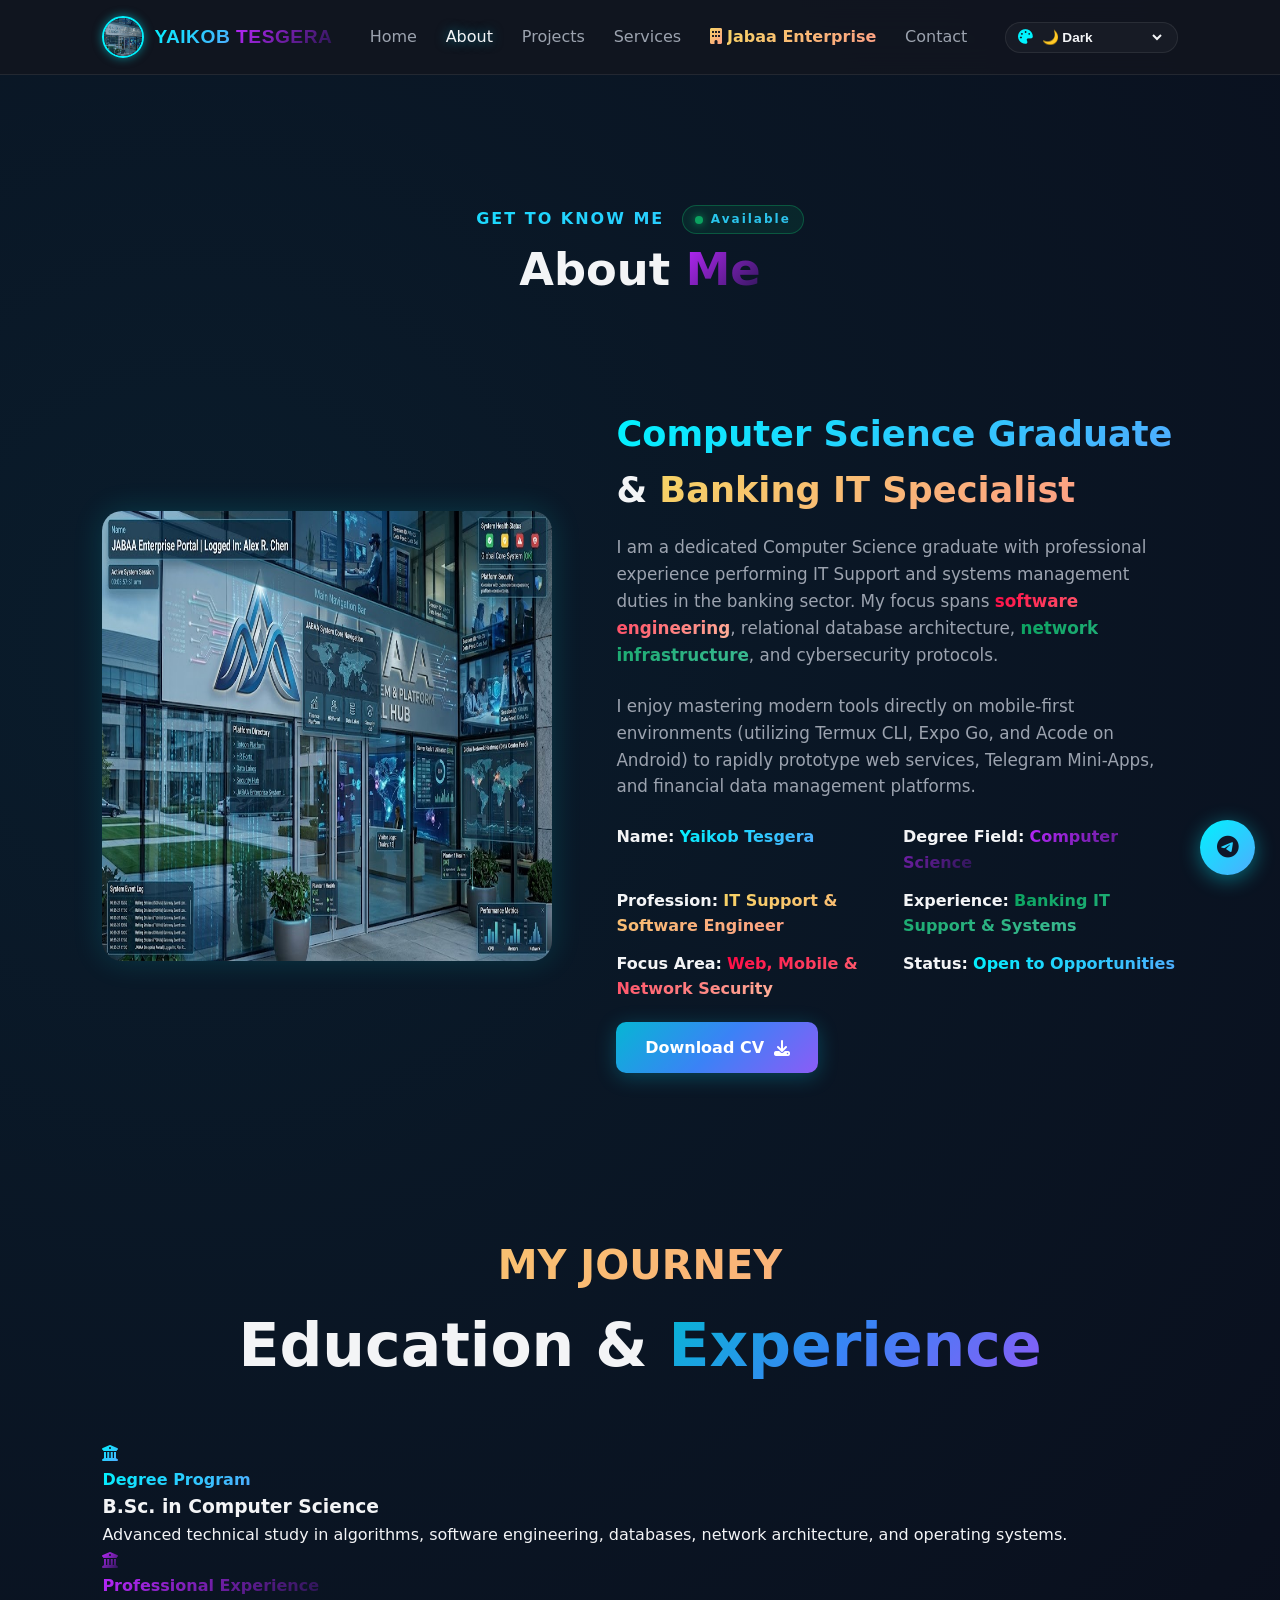
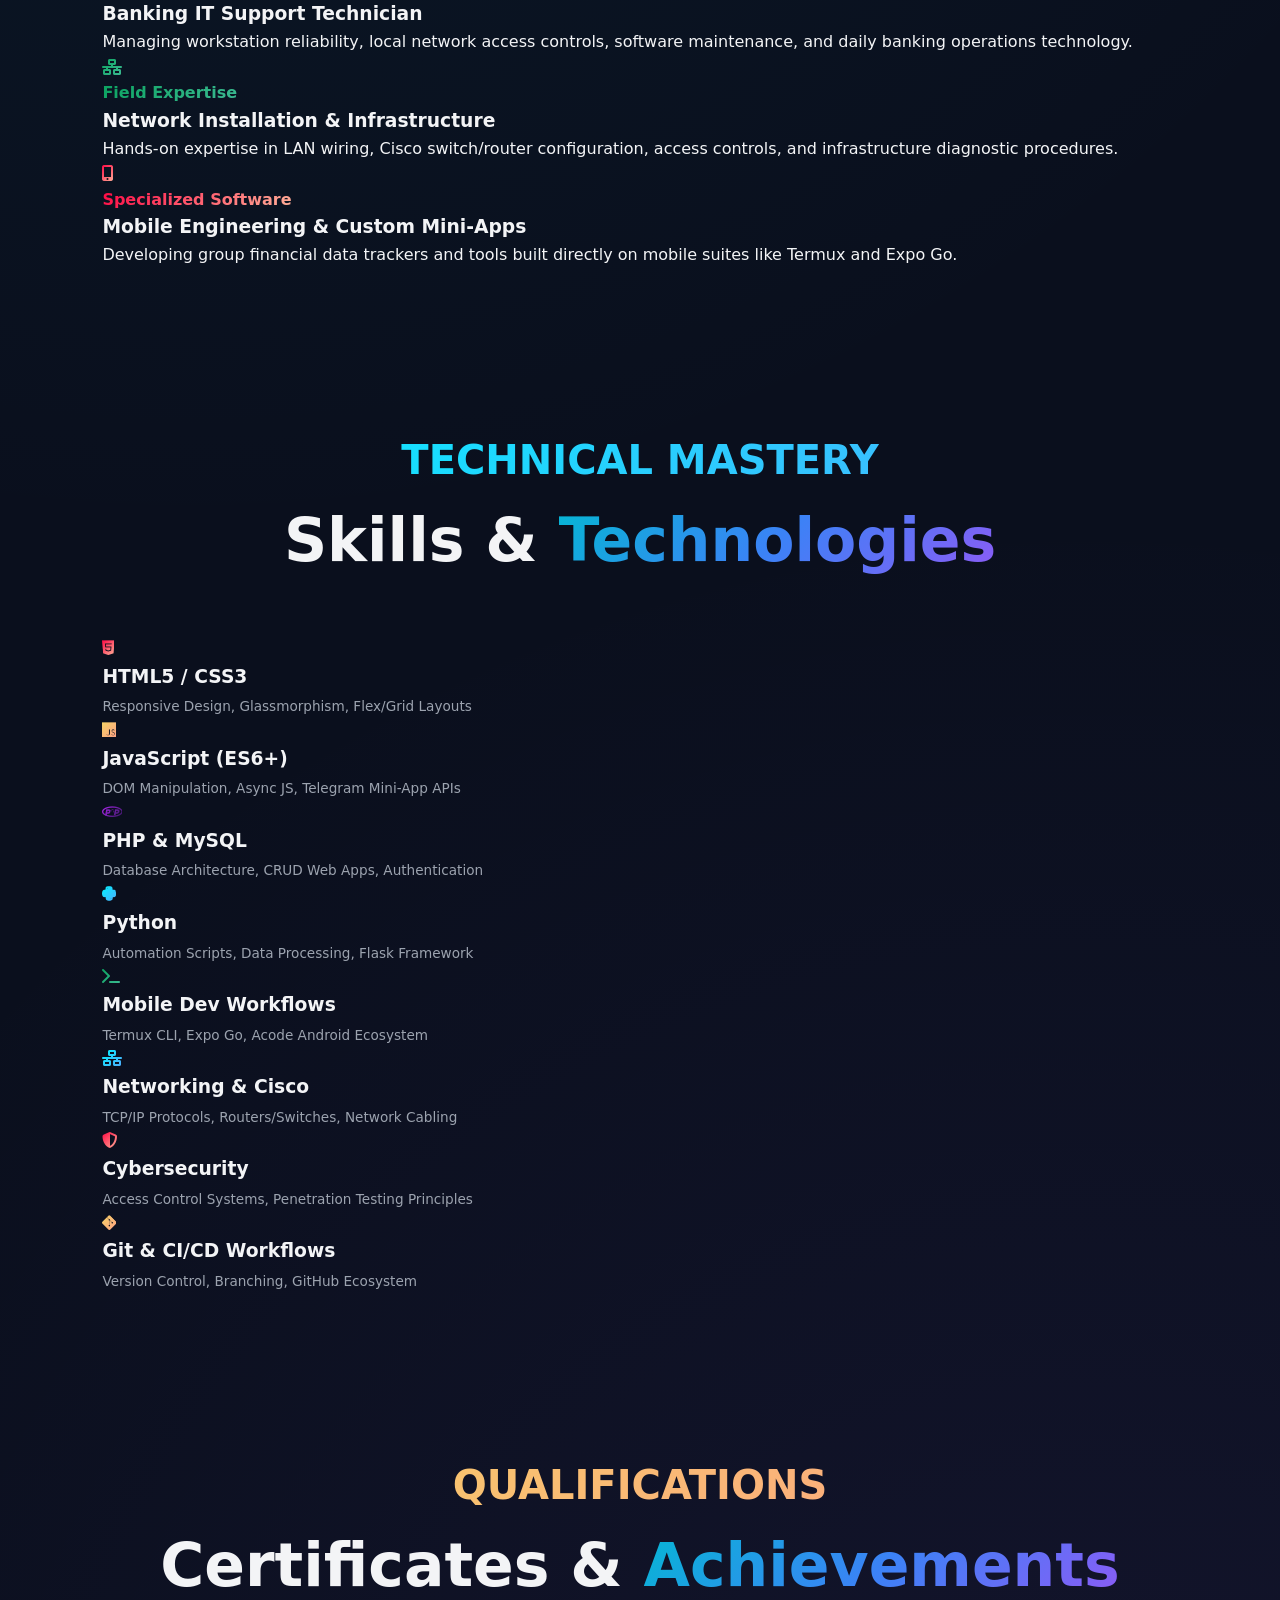
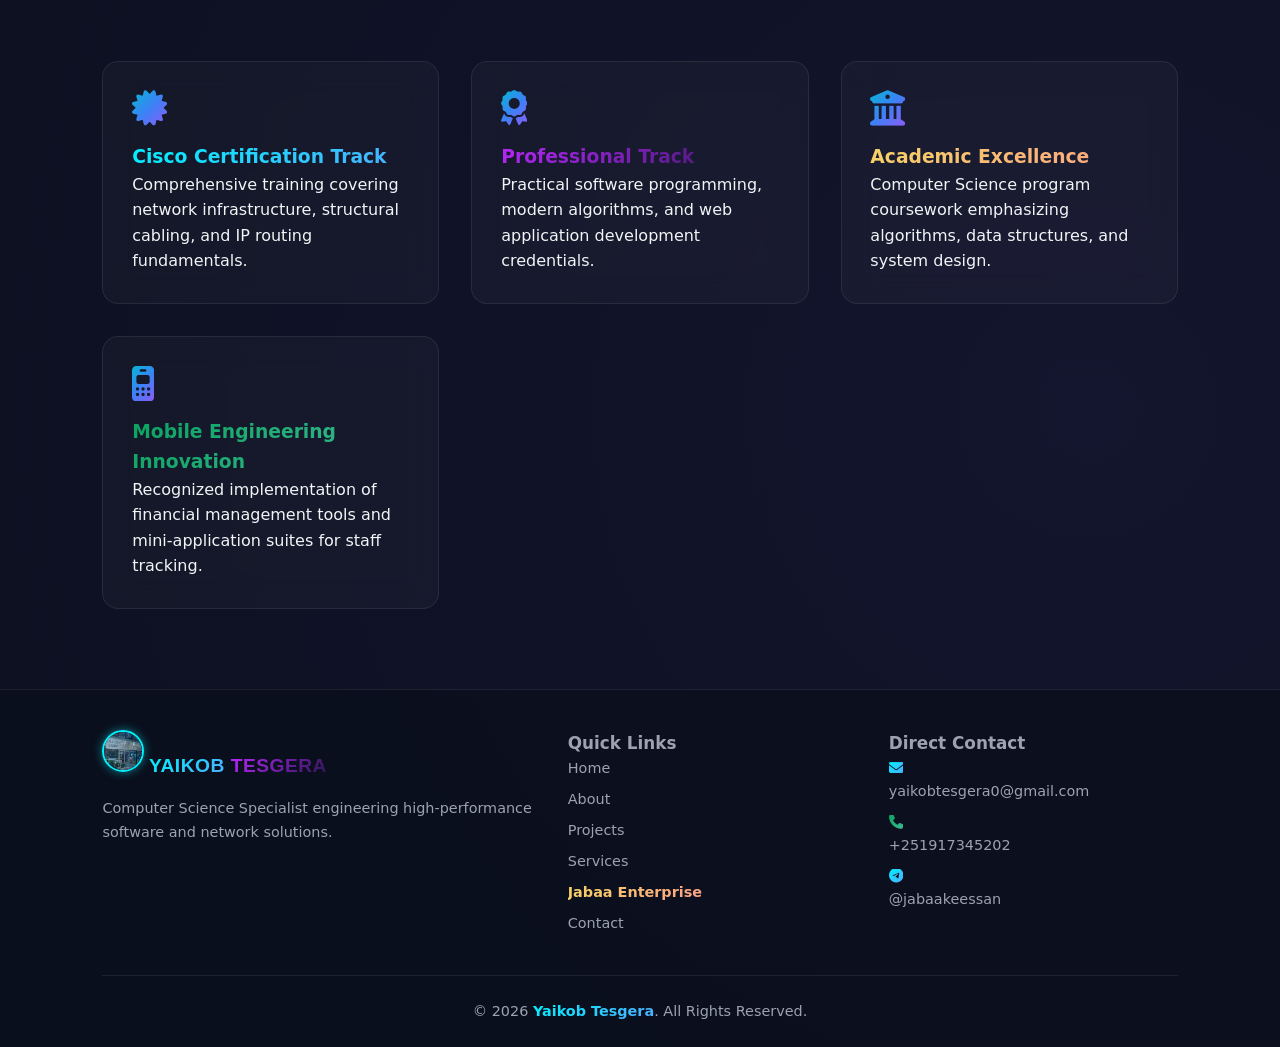
<file: about.html>
<!DOCTYPE html>
<html lang="en" dir="ltr">
<head>
    <meta charset="UTF-8">
    <meta name="viewport" content="width=device-width, initial-scale=1.0, shrink-to-fit=no">
    <meta http-equiv="X-UA-Compatible" content="IE=edge">
    
    <!-- SEO & METADATA -->
    <meta name="description" content="About Yaikob Tesgera - Computer Science graduate, IT Support Specialist, and Full-Stack Web Developer.">
    <meta name="keywords" content="Yaikob Tesgera, Computer Science, Web Developer, IT Professional, Jabaa Enterprise, Jabaa Pioneer, Python, JavaScript, Cisco Networking">
    <meta name="author" content="Yaikob Tesgera">
    <meta name="robots" content="index, follow">
    
    <!-- SECURITY HEADERS & CSP -->
    <meta http-equiv="Content-Security-Policy" content="default-src 'self' https://fonts.googleapis.com https://fonts.gstatic.com https://cdnjs.cloudflare.com; style-src 'self' 'unsafe-inline' https://fonts.googleapis.com https://cdnjs.cloudflare.com; script-src 'self' 'unsafe-inline'; img-src 'self' data: https:;">
    
    <title>About | Yaikob Tesgera</title>

    <!-- FAVICON & ASSETS -->
    <link rel="icon" type="image/png" href="assets/favicon.png">
    <link rel="apple-touch-icon" href="assets/favicon.png">
    
    <!-- PERFORMANCE: PRECONNECT & PRELOAD -->
    <link rel="preconnect" href="https://fonts.googleapis.com">
    <link rel="preconnect" href="https://fonts.gstatic.com" crossorigin>
    <link rel="preconnect" href="https://cdnjs.cloudflare.com" crossorigin>
    <link rel="stylesheet" href="https://fonts.googleapis.com/css2?family=Plus+Jakarta+Sans:wght@400;500;600;700;800&family=Space+Grotesk:wght@500;700&display=swap" media="print" onload="this.media='all'">
    <link rel="stylesheet" href="https://cdnjs.cloudflare.com/ajax/libs/font-awesome/6.5.2/css/all.min.css" media="print" onload="this.media='all'">
    
    <!-- STYLESHEETS -->
    <link rel="stylesheet" href="css/style.css">

    <!-- MODULAR CONFIGURABLE STYLING & CRITICAL CSS -->
    <style>
        :root {
            --transition-speed: 0.3s;
        }
        .color-cyan { background: linear-gradient(135deg, #00f2fe 0%, #4facfe 100%); -webkit-background-clip: text; -webkit-text-fill-color: transparent; font-weight: 800; }
        .color-purple { background: linear-gradient(135deg, #b827fc 0%, #2c1654 100%); -webkit-background-clip: text; -webkit-text-fill-color: transparent; font-weight: 800; }
        .color-pink { background: linear-gradient(135deg, #ff0844 0%, #ffb199 100%); -webkit-background-clip: text; -webkit-text-fill-color: transparent; font-weight: 800; }
        .color-gold { background: linear-gradient(135deg, #f6d365 0%, #fda085 100%); -webkit-background-clip: text; -webkit-text-fill-color: transparent; font-weight: 800; }
        .color-emerald { background: linear-gradient(135deg, #0ba360 0%, #3cba92 100%); -webkit-background-clip: text; -webkit-text-fill-color: transparent; font-weight: 800; }
        
        .logo-img-wrapper {
            display: inline-flex;
            align-items: center;
            gap: 10px;
            text-decoration: none;
        }
        .logo-avatar {
            width: 42px;
            height: 42px;
            border-radius: 50%;
            object-fit: cover;
            border: 2px solid #00f2fe;
            box-shadow: 0 0 10px rgba(0, 242, 254, 0.5);
            transition: transform var(--transition-speed) ease;
        }
        .logo-img-wrapper:hover .logo-avatar {
            transform: scale(1.08) rotate(5deg);
        }
        .logo-text {
            font-family: 'Space Grotesk', sans-serif;
            font-size: 1.2rem;
            font-weight: 800;
            letter-spacing: 0.5px;
        }
        .live-status-badge {
            display: inline-flex;
            align-items: center;
            gap: 8px;
            padding: 4px 12px;
            background: rgba(11, 163, 96, 0.12);
            border: 1px solid rgba(11, 163, 96, 0.4);
            border-radius: 20px;
            font-size: 0.75rem;
            font-weight: 600;
            color: #3cba92;
            margin-left: 10px;
            vertical-align: middle;
        }
        .live-dot {
            width: 8px;
            height: 8px;
            background-color: #0ba360;
            border-radius: 50%;
            box-shadow: 0 0 8px #0ba360;
            animation: pulse-dot 1.5s infinite;
        }
        @keyframes pulse-dot {
            0% { transform: scale(0.95); opacity: 0.8; }
            50% { transform: scale(1.3); opacity: 1; box-shadow: 0 0 12px #0ba360; }
            100% { transform: scale(0.95); opacity: 0.8; }
        }
        .floating-quick-chat {
            position: fixed;
            bottom: 25px;
            right: 25px;
            z-index: 999;
            background: linear-gradient(135deg, #00f2fe 0%, #4facfe 100%);
            color: #0f172a;
            width: 55px;
            height: 55px;
            border-radius: 50%;
            display: flex;
            align-items: center;
            justify-content: center;
            font-size: 1.4rem;
            box-shadow: 0 4px 20px rgba(0, 242, 254, 0.4);
            transition: transform var(--transition-speed) ease, box-shadow var(--transition-speed) ease;
            text-decoration: none;
        }
        .floating-quick-chat:hover {
            transform: scale(1.1) translateY(-3px);
            box-shadow: 0 6px 25px rgba(0, 242, 254, 0.7);
        }
    </style>
</head>
<body>

<!-- ================= PRELOADER ================= -->
<div class="preloader" role="status" aria-label="Loading page content">
    <div class="loader"></div>
</div>

<!-- ================= HEADER ================= -->
<header class="header" role="banner">
    <a href="index.html" class="logo-img-wrapper" aria-label="Yaikob Tesgera Home">
        <img src="images/profile-3.png" alt="Yaikob Tesgera" class="logo-avatar" width="42" height="42" loading="eager">
        <span class="logo-text"><span class="color-cyan">YAIKOB</span> <span class="color-purple">TESGERA</span></span>
    </a>

    <nav class="navbar" role="navigation" aria-label="Main Navigation">
        <a href="index.html">Home</a>
        <a href="about.html" class="active" aria-current="page">About</a>
        <a href="projects.html">Projects</a>
        <a href="services.html">Services</a>
        <a href="jabaa-company/index.html"><i class="fas fa-building color-gold" aria-hidden="true"></i> <span class="color-gold">Jabaa Enterprise</span></a>
        <a href="contact.html">Contact</a>
    </nav>
    <div class="header-actions">
        <!-- Theme Dropdown Select -->
        <div class="theme-select-wrapper">
            <label for="theme-select" class="sr-only">Select Theme Mode</label>
            <i class="fas fa-palette theme-icon" aria-hidden="true"></i>
            <select id="theme-select" name="theme-select" aria-label="Select Theme">
                <option value="dark">🌙 Dark</option>
                <option value="light">☀️ Light</option>
                <option value="other">⚡ Cyber / Other</option>
            </select>
        </div>

        <button class="menu-toggle" id="menu-toggle" aria-label="Toggle navigation menu" aria-expanded="false" aria-controls="navbar">
            <i class="fas fa-bars" aria-hidden="true"></i>
        </button>
    </div>
</header>

<main id="main-content" role="main">

<!-- ================= PAGE HEADER ================= -->
<section class="page-header" style="text-align: center; padding-top: 130px; padding-bottom: 20px;" aria-label="Page Header">
    <p class="color-cyan" style="font-weight: 800; letter-spacing: 2px;">GET TO KNOW ME <span class="live-status-badge"><span class="live-dot" aria-hidden="true"></span> Available</span></p>
    <h1 style="font-size: 2.8rem; font-weight: 800;">About <span class="color-purple">Me</span></h1>
</section>

<!-- ================= ABOUT ME CONTENT ================= -->
<section class="section about-page" aria-label="About Biography">
    <div class="about-grid">
        <div class="about-image">
            <img src="images/profile-1.png" alt="Yaikob Tesgera Profile Portrait" width="450" height="450" loading="lazy" style="box-shadow: 0 0 30px rgba(0,242,254,0.15); border-radius: 20px;">
        </div>

        <div class="about-content">
            <h3>
                <span class="color-cyan">Computer Science Graduate</span> & <span class="color-gold">Banking IT Specialist</span>
            </h3>
            
            <p>
                I am a dedicated Computer Science graduate with professional experience performing IT Support and systems management duties in the banking sector. My focus spans <span class="color-pink">software engineering</span>, relational database architecture, <span class="color-emerald">network infrastructure</span>, and cybersecurity protocols.
            </p>
            
            <p>
                I enjoy mastering modern tools directly on mobile-first environments (utilizing Termux CLI, Expo Go, and Acode on Android) to rapidly prototype web services, Telegram Mini-Apps, and financial data management platforms.
            </p>

            <div class="info-list" style="display: grid; grid-template-columns: repeat(auto-fit, minmax(200px, 1fr)); gap: 12px; margin: 20px 0;">
                <div><strong>Name:</strong> <span class="color-cyan">Yaikob Tesgera</span></div>
                <div><strong>Degree Field:</strong> <span class="color-purple">Computer Science</span></div>
                <div><strong>Profession:</strong> <span class="color-gold">IT Support & Software Engineer</span></div>
                <div><strong>Experience:</strong> <span class="color-emerald">Banking IT Support & Systems</span></div>
                <div><strong>Focus Area:</strong> <span class="color-pink">Web, Mobile & Network Security</span></div>
                <div><strong>Status:</strong> <span class="color-cyan">Open to Opportunities</span></div>
            </div>

            <a href="assets/cv.pdf" class="btn primary-btn" download role="button">
                Download CV <i class="fas fa-download" aria-hidden="true"></i>
            </a>
        </div>
    </div>
</section>

<!-- ================= DETAILED JOURNEY ================= -->
<section class="section" aria-label="Journey Timeline">
    <div class="section-title">
        <p class="color-gold">MY JOURNEY</p>
        <h2>Education & <span class="color-cyan">Experience</span></h2>
    </div>

    <div class="timeline">
        <div class="timeline-item">
            <div class="timeline-icon" aria-hidden="true"><i class="fas fa-university color-cyan"></i></div>
            <div class="timeline-content">
                <span class="color-cyan">Degree Program</span>
                <h3>B.Sc. in Computer Science</h3>
                <p>Advanced technical study in algorithms, software engineering, databases, network architecture, and operating systems.</p>
            </div>
        </div>

        <div class="timeline-item">
            <div class="timeline-icon" aria-hidden="true"><i class="fas fa-building-columns color-purple"></i></div>
            <div class="timeline-content">
                <span class="color-purple">Professional Experience</span>
                <h3>Banking IT Support Technician</h3>
                <p>Managing workstation reliability, local network access controls, software maintenance, and daily banking operations technology.</p>
            </div>
        </div>

        <div class="timeline-item">
            <div class="timeline-icon" aria-hidden="true"><i class="fas fa-network-wired color-emerald"></i></div>
            <div class="timeline-content">
                <span class="color-emerald">Field Expertise</span>
                <h3>Network Installation & Infrastructure</h3>
                <p>Hands-on expertise in LAN wiring, Cisco switch/router configuration, access controls, and infrastructure diagnostic procedures.</p>
            </div>
        </div>

        <div class="timeline-item">
            <div class="timeline-icon" aria-hidden="true"><i class="fas fa-mobile-screen-button color-pink"></i></div>
            <div class="timeline-content">
                <span class="color-pink">Specialized Software</span>
                <h3>Mobile Engineering & Custom Mini-Apps</h3>
                <p>Developing group financial data trackers and tools built directly on mobile suites like Termux and Expo Go.</p>
            </div>
        </div>
    </div>
</section>

<!-- ================= TECHNICAL SKILLS ================= -->
<section class="section" aria-label="Technical Skills">
    <div class="section-title">
        <p class="color-cyan">TECHNICAL MASTERY</p>
        <h2>Skills & <span class="color-purple">Technologies</span></h2>
    </div>

    <div class="skills-grid">
        <div class="skill">
            <i class="fab fa-html5 color-pink" aria-hidden="true"></i>
            <h3>HTML5 / CSS3</h3>
            <p style="color:var(--text-muted); font-size:0.85rem; margin-top:0.3rem;">Responsive Design, Glassmorphism, Flex/Grid Layouts</p>
            <div class="skill-bar" aria-hidden="true"><span style="width:92%; background: linear-gradient(90deg, #ff0844, #ffb199);"></span></div>
        </div>

        <div class="skill">
            <i class="fab fa-js color-gold" aria-hidden="true"></i>
            <h3>JavaScript (ES6+)</h3>
            <p style="color:var(--text-muted); font-size:0.85rem; margin-top:0.3rem;">DOM Manipulation, Async JS, Telegram Mini-App APIs</p>
            <div class="skill-bar" aria-hidden="true"><span style="width:85%; background: linear-gradient(90deg, #f6d365, #fda085);"></span></div>
        </div>

        <div class="skill">
            <i class="fab fa-php color-purple" aria-hidden="true"></i>
            <h3>PHP & MySQL</h3>
            <p style="color:var(--text-muted); font-size:0.85rem; margin-top:0.3rem;">Database Architecture, CRUD Web Apps, Authentication</p>
            <div class="skill-bar" aria-hidden="true"><span style="width:80%; background: linear-gradient(90deg, #b827fc, #2c1654);"></span></div>
        </div>

        <div class="skill">
            <i class="fab fa-python color-cyan" aria-hidden="true"></i>
            <h3>Python</h3>
            <p style="color:var(--text-muted); font-size:0.85rem; margin-top:0.3rem;">Automation Scripts, Data Processing, Flask Framework</p>
            <div class="skill-bar" aria-hidden="true"><span style="width:82%; background: linear-gradient(90deg, #00f2fe, #4facfe);"></span></div>
        </div>

        <div class="skill">
            <i class="fas fa-terminal color-emerald" aria-hidden="true"></i>
            <h3>Mobile Dev Workflows</h3>
            <p style="color:var(--text-muted); font-size:0.85rem; margin-top:0.3rem;">Termux CLI, Expo Go, Acode Android Ecosystem</p>
            <div class="skill-bar" aria-hidden="true"><span style="width:88%; background: linear-gradient(90deg, #0ba360, #3cba92);"></span></div>
        </div>

        <div class="skill">
            <i class="fas fa-network-wired color-cyan" aria-hidden="true"></i>
            <h3>Networking & Cisco</h3>
            <p style="color:var(--text-muted); font-size:0.85rem; margin-top:0.3rem;">TCP/IP Protocols, Routers/Switches, Network Cabling</p>
            <div class="skill-bar" aria-hidden="true"><span style="width:84%; background: linear-gradient(90deg, #00f2fe, #4facfe);"></span></div>
        </div>

        <div class="skill">
            <i class="fas fa-shield-halved color-pink" aria-hidden="true"></i>
            <h3>Cybersecurity</h3>
            <p style="color:var(--text-muted); font-size:0.85rem; margin-top:0.3rem;">Access Control Systems, Penetration Testing Principles</p>
            <div class="skill-bar" aria-hidden="true"><span style="width:78%; background: linear-gradient(90deg, #ff0844, #ffb199);"></span></div>
        </div>

        <div class="skill">
            <i class="fab fa-git-alt color-gold" aria-hidden="true"></i>
            <h3>Git & CI/CD Workflows</h3>
            <p style="color:var(--text-muted); font-size:0.85rem; margin-top:0.3rem;">Version Control, Branching, GitHub Ecosystem</p>
            <div class="skill-bar" aria-hidden="true"><span style="width:80%; background: linear-gradient(90deg, #f6d365, #fda085);"></span></div>
        </div>
    </div>
</section>

<!-- ================= QUALIFICATIONS & CERTIFICATIONS ================= -->
<section class="section" aria-label="Certifications">
    <div class="section-title">
        <p class="color-gold">QUALIFICATIONS</p>
        <h2>Certificates & <span class="color-emerald">Achievements</span></h2>
    </div>

    <div class="services-grid">
        <div class="service-card">
            <i class="fas fa-certificate color-cyan" aria-hidden="true"></i>
            <h3 class="color-cyan">Cisco Certification Track</h3>
            <p>Comprehensive training covering network infrastructure, structural cabling, and IP routing fundamentals.</p>
        </div>

        <div class="service-card">
            <i class="fas fa-award color-purple" aria-hidden="true"></i>
            <h3 class="color-purple">Professional Track</h3>
            <p>Practical software programming, modern algorithms, and web application development credentials.</p>
        </div>

        <div class="service-card">
            <i class="fas fa-university color-gold" aria-hidden="true"></i>
            <h3 class="color-gold">Academic Excellence</h3>
            <p>Computer Science program coursework emphasizing algorithms, data structures, and system design.</p>
        </div>

        <div class="service-card">
            <i class="fas fa-mobile-retro color-emerald" aria-hidden="true"></i>
            <h3 class="color-emerald">Mobile Engineering Innovation</h3>
            <p>Recognized implementation of financial management tools and mini-application suites for staff tracking.</p>
        </div>
    </div>
</section>

</main>

<!-- ================= FOOTER ================= -->
<footer class="footer" role="contentinfo">
    <div class="footer-grid">
        <div>
            <a href="index.html" class="logo-img-wrapper" style="margin-bottom: 1rem;" aria-label="Yaikob Tesgera Footer Logo">
                <img src="images/profile-3.png" alt="Yaikob Tesgera" class="logo-avatar" width="42" height="42" loading="lazy">
                <span class="logo-text"><span class="color-cyan">YAIKOB</span> <span class="color-purple">TESGERA</span></span>
            </a>
            <p>Computer Science Specialist engineering high-performance software and network solutions.</p>
        </div>

        <div>
            <h3>Quick Links</h3>
            <nav aria-label="Footer Navigation">
                <a href="index.html">Home</a>
                <a href="about.html">About</a>
                <a href="projects.html">Projects</a>
                <a href="services.html">Services</a>
                <a href="jabaa-company/index.html"><span class="color-gold">Jabaa Enterprise</span></a>
                <a href="contact.html">Contact</a>
            </nav>
        </div>

        <div>
            <h3>Direct Contact</h3>
            <p>
                <i class="fas fa-envelope color-cyan" aria-hidden="true"></i>
                <a href="mailto:yaikobtesgera0@gmail.com" style="color: inherit; text-decoration: none;">yaikobtesgera0@gmail.com</a>
            </p>
            <p>
                <i class="fas fa-phone color-emerald" aria-hidden="true"></i>
                <a href="tel:+251917345202" style="color: inherit; text-decoration: none;">+251917345202</a>
            </p>
            <p>
                <i class="fab fa-telegram color-cyan" aria-hidden="true"></i>
                <a href="https://t.me/jabaakeessan" target="_blank" rel="noopener noreferrer" style="color: inherit; text-decoration: none;">@jabaakeessan</a>
            </p>
        </div>
    </div>

    <div class="copyright">
        <p>&copy; <span id="year"></span> <span class="color-cyan">Yaikob Tesgera</span>. All Rights Reserved.</p>
    </div>
</footer>

<!-- FLOATING QUICK CHAT WIDGET -->
<a href="https://t.me/jabaakeessan" target="_blank" rel="noopener noreferrer" class="floating-quick-chat" aria-label="Quick Telegram Chat">
    <i class="fab fa-telegram-plane" aria-hidden="true"></i>
</a>

<!-- BACK TO TOP BUTTON -->
<button id="back-to-top" aria-label="Scroll back to top of page" aria-hidden="true">
    <i class="fas fa-arrow-up" aria-hidden="true"></i>
</button>

<!-- SCRIPT MODULE -->
<script src="js/script.js" defer></script>
</body>
</html>
</file>
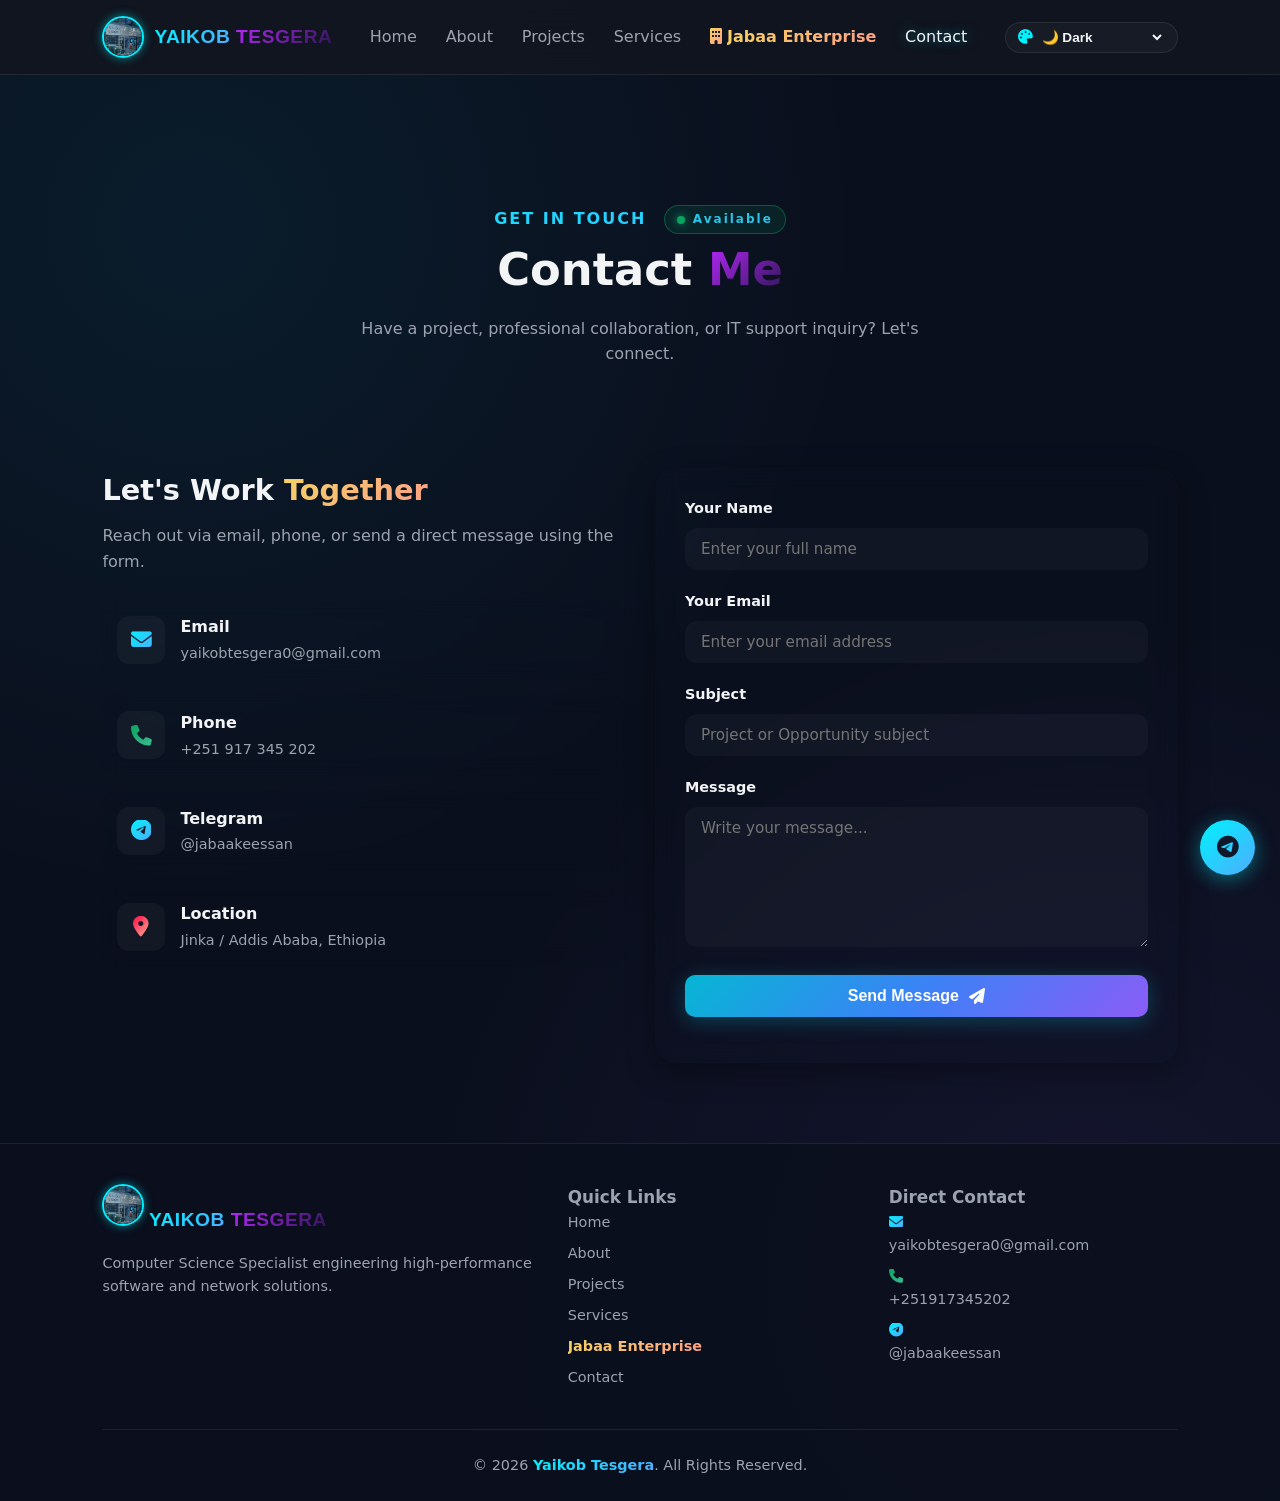
<file: contact.html>
<!DOCTYPE html>
<html lang="en" dir="ltr">
<head>
<meta charset="UTF-8">
<meta name="viewport" content="width=device-width, initial-scale=1.0, shrink-to-fit=no">
<meta http-equiv="X-UA-Compatible" content="IE=edge">

<!-- SEO & METADATA -->
<meta name="description" content="Contact Yaikob Tesgera - Computer Science Graduate, IT Support Specialist, and Web Developer. Get in touch for projects, collaborations, or IT support.">
<meta name="keywords" content="Yaikob Tesgera Contact, Hire Web Developer, IT Support Ethiopia, Jabaa Enterprise, Software Engineer Contact">
<meta name="author" content="Yaikob Tesgera">
<meta name="robots" content="index, follow">

<!-- SECURITY HEADERS & CSP -->
<meta http-equiv="Content-Security-Policy" content="default-src 'self' https://fonts.googleapis.com https://fonts.gstatic.com https://cdnjs.cloudflare.com; style-src 'self' 'unsafe-inline' https://fonts.googleapis.com https://cdnjs.cloudflare.com; script-src 'self' 'unsafe-inline'; img-src 'self' data: https:;">

<title>Contact | Yaikob Tesgera</title>

<!-- FAVICON & ASSETS -->
<link rel="icon" type="image/png" href="assets/favicon.png">
<link rel="apple-touch-icon" href="assets/favicon.png">

<!-- PERFORMANCE: PRECONNECT & PRELOAD -->
<link rel="preconnect" href="https://fonts.googleapis.com">
<link rel="preconnect" href="https://fonts.gstatic.com" crossorigin>
<link rel="preconnect" href="https://cdnjs.cloudflare.com" crossorigin>
<link rel="stylesheet" href="https://fonts.googleapis.com/css2?family=Plus+Jakarta+Sans:wght@400;500;600;700;800&family=Space+Grotesk:wght@500;700&display=swap" media="print" onload="this.media='all'">
<link rel="stylesheet" href="https://cdnjs.cloudflare.com/ajax/libs/font-awesome/6.5.2/css/all.min.css" media="print" onload="this.media='all'">

<!-- STYLESHEETS -->
<link rel="stylesheet" href="css/style.css">

<!-- FUTURISTIC COLOR ACCENT STYLES -->
<style>
    :root {
        --transition-speed: 0.3s;
    }
    .color-cyan { background: linear-gradient(135deg, #00f2fe 0%, #4facfe 100%); -webkit-background-clip: text; -webkit-text-fill-color: transparent; font-weight: 800; }
    .color-purple { background: linear-gradient(135deg, #b827fc 0%, #2c1654 100%); -webkit-background-clip: text; -webkit-text-fill-color: transparent; font-weight: 800; }
    .color-pink { background: linear-gradient(135deg, #ff0844 0%, #ffb199 100%); -webkit-background-clip: text; -webkit-text-fill-color: transparent; font-weight: 800; }
    .color-gold { background: linear-gradient(135deg, #f6d365 0%, #fda085 100%); -webkit-background-clip: text; -webkit-text-fill-color: transparent; font-weight: 800; }
    .color-emerald { background: linear-gradient(135deg, #0ba360 0%, #3cba92 100%); -webkit-background-clip: text; -webkit-text-fill-color: transparent; font-weight: 800; }
    
    /* LOGO AVATAR STYLING */
    .logo-img-wrapper {
        display: inline-flex;
        align-items: center;
        gap: 10px;
        text-decoration: none;
    }
    .logo-avatar {
        width: 42px;
        height: 42px;
        border-radius: 50%;
        object-fit: cover;
        border: 2px solid #00f2fe;
        box-shadow: 0 0 10px rgba(0, 242, 254, 0.5);
        transition: transform var(--transition-speed) ease;
    }
    .logo-img-wrapper:hover .logo-avatar {
        transform: scale(1.08) rotate(5deg);
    }
    .logo-text {
        font-family: 'Space Grotesk', sans-serif;
        font-size: 1.2rem;
        font-weight: 800;
        letter-spacing: 0.5px;
    }

    /* CONTACT ITEM HOVER EFFECTS */
    .contact-item {
        display: flex;
        align-items: center;
        gap: 15px;
        padding: 15px;
        background: var(--bg-glass);
        border: 1px solid var(--card-border);
        border-radius: 16px;
        margin-bottom: 15px;
        backdrop-filter: blur(10px);
        transition: var(--transition, transform 0.3s ease, border-color 0.3s ease, box-shadow 0.3s ease);
    }
    .contact-item:hover {
        transform: translateX(6px);
        border-color: rgba(0, 242, 254, 0.4);
        box-shadow: 0 8px 20px rgba(0, 0, 0, 0.2);
    }
    .contact-icon {
        width: 48px;
        height: 48px;
        border-radius: 12px;
        background: rgba(255, 255, 255, 0.04);
        border: 1px solid var(--card-border);
        display: flex;
        align-items: center;
        justify-content: center;
        font-size: 1.3rem;
        flex-shrink: 0;
    }
    .live-status-badge {
        display: inline-flex;
        align-items: center;
        gap: 8px;
        padding: 4px 12px;
        background: rgba(11, 163, 96, 0.12);
        border: 1px solid rgba(11, 163, 96, 0.4);
        border-radius: 20px;
        font-size: 0.75rem;
        font-weight: 600;
        color: #3cba92;
        margin-left: 10px;
        vertical-align: middle;
    }
    .live-dot {
        width: 8px;
        height: 8px;
        background-color: #0ba360;
        border-radius: 50%;
        box-shadow: 0 0 8px #0ba360;
        animation: pulse-dot 1.5s infinite;
    }
    @keyframes pulse-dot {
        0% { transform: scale(0.95); opacity: 0.8; }
        50% { transform: scale(1.3); opacity: 1; box-shadow: 0 0 12px #0ba360; }
        100% { transform: scale(0.95); opacity: 0.8; }
    }
    .floating-quick-chat {
        position: fixed;
        bottom: 25px;
        right: 25px;
        z-index: 999;
        background: linear-gradient(135deg, #00f2fe 0%, #4facfe 100%);
        color: #0f172a;
        width: 55px;
        height: 55px;
        border-radius: 50%;
        display: flex;
        align-items: center;
        justify-content: center;
        font-size: 1.4rem;
        box-shadow: 0 4px 20px rgba(0, 242, 254, 0.4);
        transition: transform var(--transition-speed) ease, box-shadow var(--transition-speed) ease;
        text-decoration: none;
    }
    .floating-quick-chat:hover {
        transform: scale(1.1) translateY(-3px);
        box-shadow: 0 6px 25px rgba(0, 242, 254, 0.7);
    }
</style>
</head>
<body>

<!-- ================= PRELOADER ================= -->
<div class="preloader" role="status" aria-label="Loading page content">
    <div class="loader"></div>
</div>

<!-- ================= HEADER ================= -->
<header class="header" role="banner">
    <!-- BRANDING LOGO WITH IMAGE -->
    <a href="index.html" class="logo-img-wrapper" aria-label="Yaikob Tesgera Home">
        <img src="images/profile-3.png" alt="Yaikob Tesgera" class="logo-avatar" width="42" height="42" loading="eager">
        <span class="logo-text"><span class="color-cyan">YAIKOB</span> <span class="color-purple">TESGERA</span></span>
    </a>

    <nav class="navbar" role="navigation" aria-label="Main Navigation">
        <a href="index.html">Home</a>
        <a href="about.html">About</a>
        <a href="projects.html">Projects</a>
        <a href="services.html">Services</a>
        <!-- JABAA ENTERPRISE INTEGRATION -->
        <a href="jabaa-company/index.html"><i class="fas fa-building color-gold" aria-hidden="true"></i> <span class="color-gold">Jabaa Enterprise</span></a>
        <a href="contact.html" class="active" aria-current="page">Contact</a>
    </nav>

    <div class="header-actions">
        <!-- Theme Dropdown Select -->
        <div class="theme-select-wrapper">
            <label for="theme-select" class="sr-only">Select Theme Mode</label>
            <i class="fas fa-palette theme-icon" aria-hidden="true"></i>
            <select id="theme-select" name="theme-select" aria-label="Select Theme">
                <option value="dark">🌙 Dark</option>
                <option value="light">☀️ Light</option>
                <option value="other">⚡ Cyber / Other</option>
            </select>
        </div>

        <button class="menu-toggle" id="menu-toggle" aria-label="Toggle navigation menu" aria-expanded="false" aria-controls="navbar">
            <i class="fas fa-bars" aria-hidden="true"></i>
        </button>
    </div>
</header>

<main id="main-content" role="main">

<!-- ================= PAGE HEADER ================= -->
<section class="page-header" style="text-align: center; padding-top: 130px; padding-bottom: 20px;" aria-label="Page Header">
    <p class="color-cyan" style="font-weight: 800; letter-spacing: 2px;">GET IN TOUCH <span class="live-status-badge"><span class="live-dot" aria-hidden="true"></span> Available</span></p>
    <h1 style="font-size: 2.8rem; font-weight: 800;">Contact <span class="color-purple">Me</span></h1>
    <p style="color: var(--text-muted); max-width: 600px; margin: 10px auto 0;">Have a project, professional collaboration, or IT support inquiry? Let's connect.</p>
</section>

<!-- ================= CONTACT SECTION ================= -->
<section class="section contact-section" aria-label="Contact Methods and Form">
    <div class="contact-grid" style="display: grid; grid-template-columns: repeat(auto-fit, minmax(300px, 1fr)); gap: 30px;">

        <!-- CONTACT INFO -->
        <div class="contact-info">
            <h2 style="font-size: 1.8rem; margin-bottom: 10px;">Let's Work <span class="color-gold">Together</span></h2>
            <p style="color: var(--text-muted); margin-bottom: 25px;">Reach out via email, phone, or send a direct message using the form.</p>

            <div class="contact-item">
                <div class="contact-icon" aria-hidden="true"><i class="fas fa-envelope color-cyan"></i></div>
                <div>
                    <h3 style="font-size: 1rem; margin-bottom: 2px;">Email</h3>
                    <p style="color: var(--text-muted); font-size: 0.9rem;">
                        <a href="mailto:yaikobtesgera0@gmail.com" style="color: inherit; text-decoration: none;">yaikobtesgera0@gmail.com</a>
                    </p>
                </div>
            </div>

            <div class="contact-item">
                <div class="contact-icon" aria-hidden="true"><i class="fas fa-phone color-emerald"></i></div>
                <div>
                    <h3 style="font-size: 1rem; margin-bottom: 2px;">Phone</h3>
                    <p style="color: var(--text-muted); font-size: 0.9rem;">
                        <a href="tel:+251917345202" style="color: inherit; text-decoration: none;">+251 917 345 202</a>
                    </p>
                </div>
            </div>

            <div class="contact-item">
                <div class="contact-icon" aria-hidden="true"><i class="fab fa-telegram color-cyan"></i></div>
                <div>
                    <h3 style="font-size: 1rem; margin-bottom: 2px;">Telegram</h3>
                    <p style="color: var(--text-muted); font-size: 0.9rem;">
                        <a href="https://t.me/jabaakeessan" target="_blank" rel="noopener noreferrer" style="color: inherit; text-decoration: none;">@jabaakeessan</a>
                    </p>
                </div>
            </div>

            <div class="contact-item">
                <div class="contact-icon" aria-hidden="true"><i class="fas fa-location-dot color-pink"></i></div>
                <div>
                    <h3 style="font-size: 1rem; margin-bottom: 2px;">Location</h3>
                    <p style="color: var(--text-muted); font-size: 0.9rem;">Jinka / Addis Ababa, Ethiopia</p>
                </div>
            </div>
        </div>

        <!-- FORM -->
        <div class="contact-form-wrapper" style="background: var(--bg-glass); border: 1px solid var(--card-border); padding: 30px; border-radius: 20px; backdrop-filter: blur(12px); box-shadow: 0 10px 30px rgba(0,0,0,0.3);">
            <form id="contact-form" aria-label="Contact Form">
                <div class="form-group" style="margin-bottom: 20px;">
                    <label for="name" style="display: block; margin-bottom: 8px; font-weight: 600; font-size: 0.9rem;">Your Name</label>
                    <input type="text" id="name" name="name" placeholder="Enter your full name" required autocomplete="name" style="width: 100%; padding: 12px 16px; background: rgba(255,255,255,0.03); border: 1px solid var(--card-border); border-radius: 12px; color: var(--text-main); font-family: inherit;">
                </div>

                <div class="form-group" style="margin-bottom: 20px;">
                    <label for="email" style="display: block; margin-bottom: 8px; font-weight: 600; font-size: 0.9rem;">Your Email</label>
                    <input type="email" id="email" name="email" placeholder="Enter your email address" required autocomplete="email" style="width: 100%; padding: 12px 16px; background: rgba(255,255,255,0.03); border: 1px solid var(--card-border); border-radius: 12px; color: var(--text-main); font-family: inherit;">
                </div>

                <div class="form-group" style="margin-bottom: 20px;">
                    <label for="subject" style="display: block; margin-bottom: 8px; font-weight: 600; font-size: 0.9rem;">Subject</label>
                    <input type="text" id="subject" name="subject" placeholder="Project or Opportunity subject" required style="width: 100%; padding: 12px 16px; background: rgba(255,255,255,0.03); border: 1px solid var(--card-border); border-radius: 12px; color: var(--text-main); font-family: inherit;">
                </div>

                <div class="form-group" style="margin-bottom: 20px;">
                    <label for="message" style="display: block; margin-bottom: 8px; font-weight: 600; font-size: 0.9rem;">Message</label>
                    <textarea id="message" name="message" rows="5" placeholder="Write your message..." required style="width: 100%; padding: 12px 16px; background: rgba(255,255,255,0.03); border: 1px solid var(--card-border); border-radius: 12px; color: var(--text-main); font-family: inherit; resize: vertical;"></textarea>
                </div>

                <button type="submit" class="btn primary-btn" style="width: 100%; padding: 12px 20px; font-size: 1rem; display: flex; align-items: center; justify-content: center; gap: 10px;" role="button">
                    Send Message <i class="fas fa-paper-plane" aria-hidden="true"></i>
                </button>
                <p id="form-message" role="status" style="margin-top: 1rem; font-weight: 500; text-align: center;"></p>
            </form>
        </div>

    </div>
</section>

</main>

<!-- ================= FOOTER ================= -->
<footer class="footer" role="contentinfo">
    <div class="footer-grid">
        <div>
            <a href="index.html" class="logo-img-wrapper" style="margin-bottom: 1rem;" aria-label="Yaikob Tesgera Footer Logo">
                <img src="images/profile-3.png" alt="Yaikob Tesgera" class="logo-avatar" width="42" height="42" loading="lazy">
                <span class="logo-text"><span class="color-cyan">YAIKOB</span> <span class="color-purple">TESGERA</span></span>
            </a>
            <p>Computer Science Specialist engineering high-performance software and network solutions.</p>
        </div>

        <div>
            <h3>Quick Links</h3>
            <nav aria-label="Footer Navigation">
                <a href="index.html">Home</a>
                <a href="about.html">About</a>
                <a href="projects.html">Projects</a>
                <a href="services.html">Services</a>
                <a href="jabaa-company/index.html"><span class="color-gold">Jabaa Enterprise</span></a>
                <a href="contact.html">Contact</a>
            </nav>
        </div>

        <div>
            <h3>Direct Contact</h3>
            <p>
                <i class="fas fa-envelope color-cyan" aria-hidden="true"></i>
                <a href="mailto:yaikobtesgera0@gmail.com" style="color: inherit; text-decoration: none;">yaikobtesgera0@gmail.com</a>
            </p>
            <p>
                <i class="fas fa-phone color-emerald" aria-hidden="true"></i>
                <a href="tel:+251917345202" style="color: inherit; text-decoration: none;">+251917345202</a>
            </p>
            <p>
                <i class="fab fa-telegram color-cyan" aria-hidden="true"></i>
                <a href="https://t.me/jabaakeessan" target="_blank" rel="noopener noreferrer" style="color: inherit; text-decoration: none;">@jabaakeessan</a>
            </p>
        </div>
    </div>

    <div class="copyright">
        <p>&copy; <span id="year"></span> <span class="color-cyan">Yaikob Tesgera</span>. All Rights Reserved.</p>
    </div>
</footer>

<!-- FLOATING QUICK CHAT WIDGET -->
<a href="https://t.me/jabaakeessan" target="_blank" rel="noopener noreferrer" class="floating-quick-chat" aria-label="Quick Telegram Chat">
    <i class="fab fa-telegram-plane" aria-hidden="true"></i>
</a>

<!-- BACK TO TOP BUTTON -->
<button id="back-to-top" aria-label="Scroll back to top of page" aria-hidden="true">
    <i class="fas fa-arrow-up" aria-hidden="true"></i>
</button>

<!-- SCRIPT MODULE -->
<script src="js/script.js" defer></script>
</body>
</html>
</file>
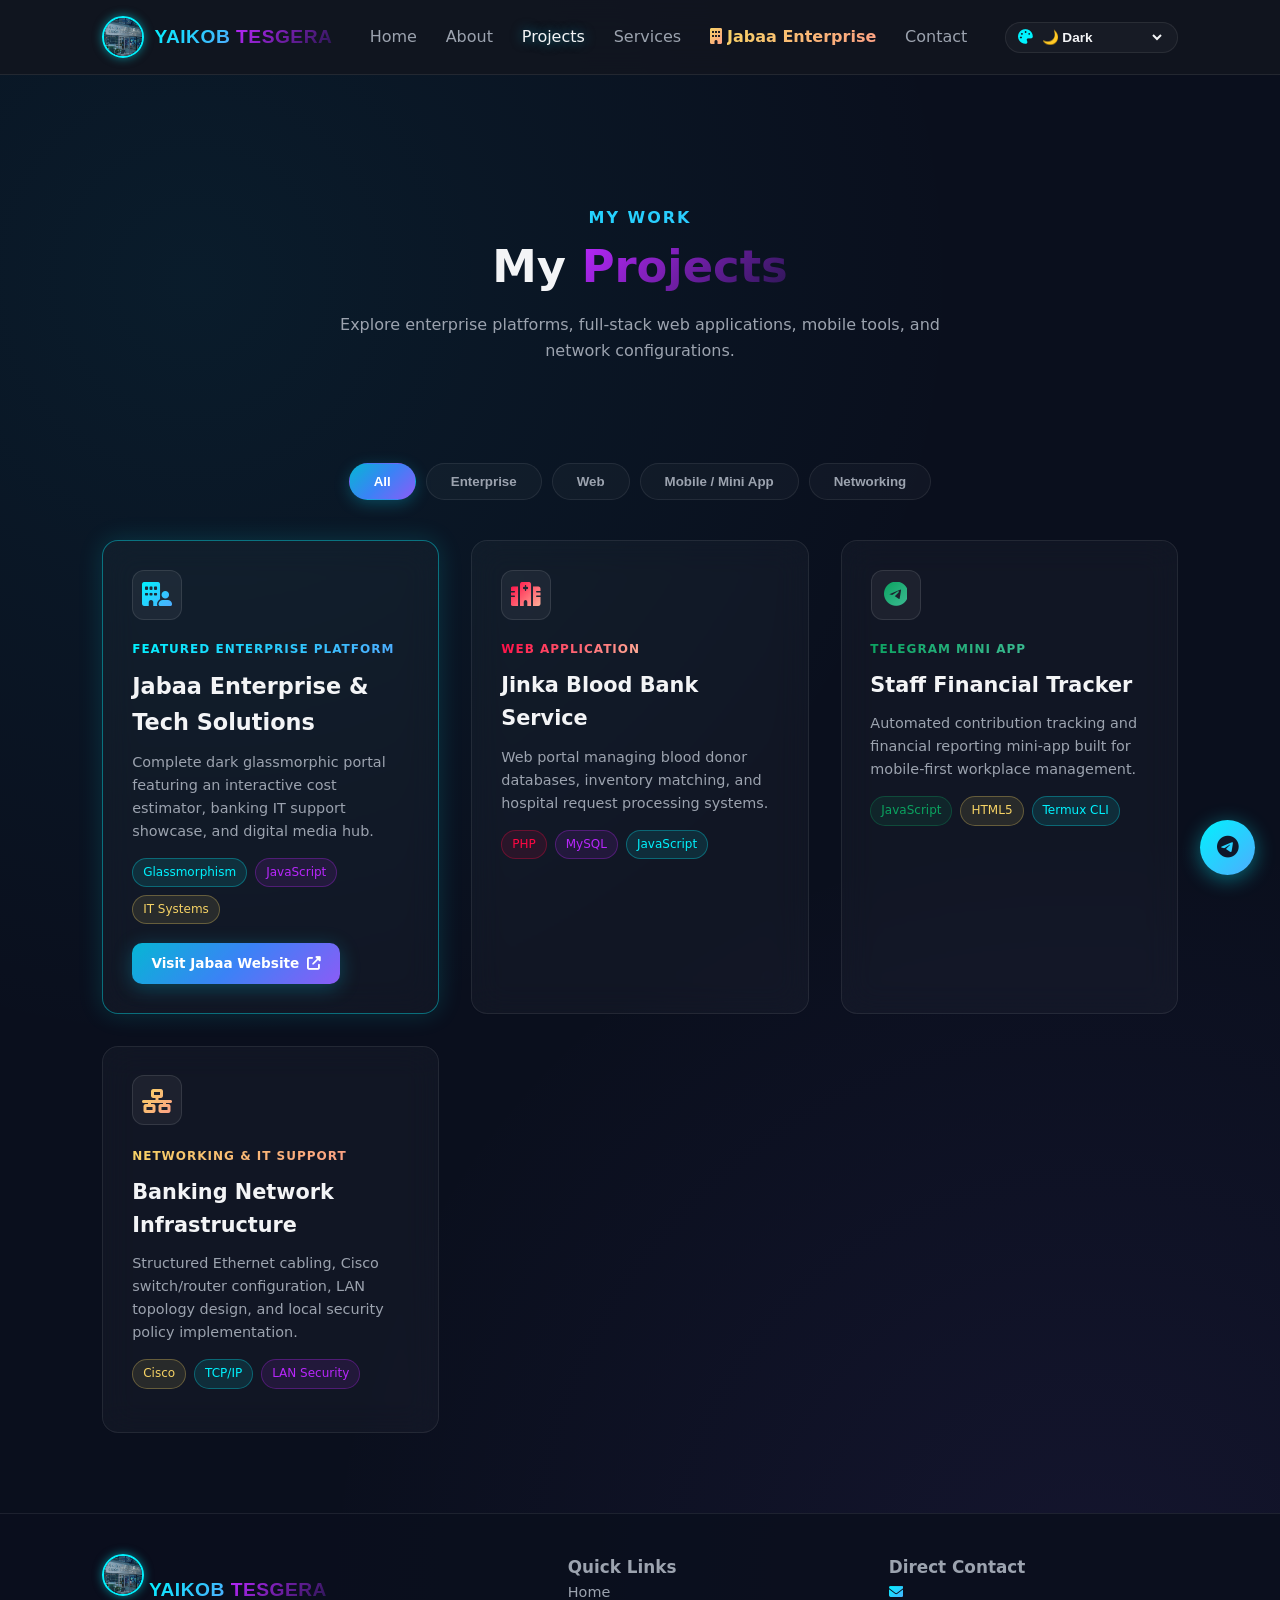
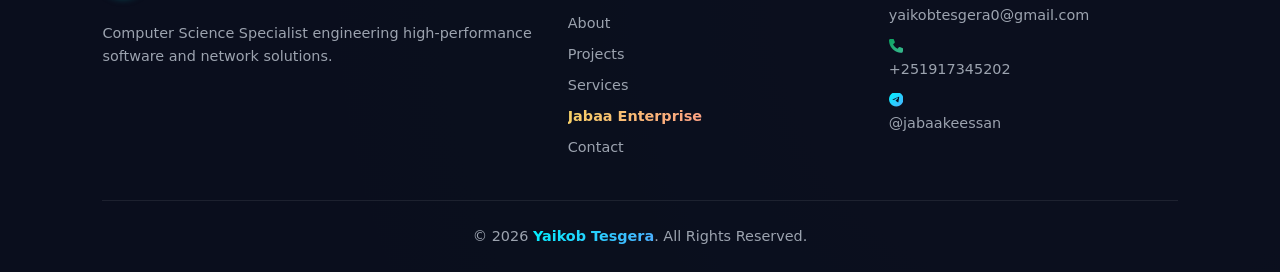
<file: projects.html>
<!DOCTYPE html>
<html lang="en" dir="ltr">
<head>
    <meta charset="UTF-8">
    <meta name="viewport" content="width=device-width, initial-scale=1.0, shrink-to-fit=no">
    <meta http-equiv="X-UA-Compatible" content="IE=edge">

    <!-- SEO & METADATA -->
    <meta name="description" content="Explore software engineering projects, web applications, Telegram mini apps, and banking network infrastructure developed by Yaikob Tesgera.">
    <meta name="keywords" content="Yaikob Tesgera Projects, Full-Stack Developer Portfolio, Jabaa Enterprise, Telegram Mini App, IT Support Ethiopia">
    <meta name="author" content="Yaikob Tesgera">
    <meta name="robots" content="index, follow">

    <!-- SECURITY HEADERS & CSP -->
    <meta http-equiv="Content-Security-Policy" content="default-src 'self' https://fonts.googleapis.com https://fonts.gstatic.com https://cdnjs.cloudflare.com; style-src 'self' 'unsafe-inline' https://fonts.googleapis.com https://cdnjs.cloudflare.com; script-src 'self' 'unsafe-inline'; img-src 'self' data: https:;">

    <title>Projects | Yaikob Tesgera</title>

    <!-- FAVICON & ASSETS -->
    <link rel="icon" type="image/png" href="assets/favicon.png">
    <link rel="apple-touch-icon" href="assets/favicon.png">

    <!-- PERFORMANCE: PRECONNECT & PRELOAD -->
    <link rel="preconnect" href="https://fonts.googleapis.com">
    <link rel="preconnect" href="https://fonts.gstatic.com" crossorigin>
    <link rel="preconnect" href="https://cdnjs.cloudflare.com" crossorigin>
    <link rel="stylesheet" href="https://fonts.googleapis.com/css2?family=Plus+Jakarta+Sans:wght@400;500;600;700;800&family=Space+Grotesk:wght@500;700&display=swap" media="print" onload="this.media='all'">
    <link rel="stylesheet" href="https://cdnjs.cloudflare.com/ajax/libs/font-awesome/6.5.2/css/all.min.css" media="print" onload="this.media='all'">

    <!-- STYLESHEETS -->
    <link rel="stylesheet" href="css/style.css">

    <!-- FUTURISTIC COLOR ACCENT STYLES -->
    <style>
        :root {
            --transition-speed: 0.3s;
        }
        .color-cyan { background: linear-gradient(135deg, #00f2fe 0%, #4facfe 100%); -webkit-background-clip: text; -webkit-text-fill-color: transparent; font-weight: 800; }
        .color-purple { background: linear-gradient(135deg, #b827fc 0%, #2c1654 100%); -webkit-background-clip: text; -webkit-text-fill-color: transparent; font-weight: 800; }
        .color-pink { background: linear-gradient(135deg, #ff0844 0%, #ffb199 100%); -webkit-background-clip: text; -webkit-text-fill-color: transparent; font-weight: 800; }
        .color-gold { background: linear-gradient(135deg, #f6d365 0%, #fda085 100%); -webkit-background-clip: text; -webkit-text-fill-color: transparent; font-weight: 800; }
        .color-emerald { background: linear-gradient(135deg, #0ba360 0%, #3cba92 100%); -webkit-background-clip: text; -webkit-text-fill-color: transparent; font-weight: 800; }
        
        /* LOGO AVATAR STYLING */
        .logo-img-wrapper {
            display: inline-flex;
            align-items: center;
            gap: 10px;
            text-decoration: none;
        }
        .logo-avatar {
            width: 42px;
            height: 42px;
            border-radius: 50%;
            object-fit: cover;
            border: 2px solid #00f2fe;
            box-shadow: 0 0 10px rgba(0, 242, 254, 0.5);
            transition: transform var(--transition-speed) ease;
        }
        .logo-img-wrapper:hover .logo-avatar {
            transform: scale(1.08) rotate(5deg);
        }
        .logo-text {
            font-family: 'Space Grotesk', sans-serif;
            font-size: 1.2rem;
            font-weight: 800;
            letter-spacing: 0.5px;
        }

        /* FEATURED CARD CUSTOM STYLING */
        .featured-card {
            border: 1px solid rgba(0, 242, 254, 0.4) !important;
            box-shadow: 0 0 25px rgba(0, 242, 254, 0.15) !important;
            transition: var(--transition, transform 0.3s ease, box-shadow 0.3s ease);
        }
        .featured-card:hover {
            transform: translateY(-5px);
            box-shadow: 0 0 35px rgba(0, 242, 254, 0.3) !important;
        }
        .project-icon-wrapper {
            width: 50px;
            height: 50px;
            border-radius: 12px;
            background: rgba(255, 255, 255, 0.05);
            border: 1px solid rgba(255, 255, 255, 0.1);
            display: flex;
            align-items: center;
            justify-content: center;
            font-size: 1.5rem;
            margin-bottom: 1rem;
        }
        .floating-quick-chat {
            position: fixed;
            bottom: 25px;
            right: 25px;
            z-index: 999;
            background: linear-gradient(135deg, #00f2fe 0%, #4facfe 100%);
            color: #0f172a;
            width: 55px;
            height: 55px;
            border-radius: 50%;
            display: flex;
            align-items: center;
            justify-content: center;
            font-size: 1.4rem;
            box-shadow: 0 4px 20px rgba(0, 242, 254, 0.4);
            transition: transform var(--transition-speed) ease, box-shadow var(--transition-speed) ease;
            text-decoration: none;
        }
        .floating-quick-chat:hover {
            transform: scale(1.1) translateY(-3px);
            box-shadow: 0 6px 25px rgba(0, 242, 254, 0.7);
        }
    </style>
</head>
<body>

<!-- ================= PRELOADER ================= -->
<div class="preloader" role="status" aria-label="Loading page content">
    <div class="loader"></div>
</div>

<!-- ================= HEADER ================= -->
<header class="header" role="banner">
    <a href="index.html" class="logo-img-wrapper" aria-label="Yaikob Tesgera Home">
        <img src="images/profile-3.png" alt="Yaikob Tesgera" class="logo-avatar" width="42" height="42" loading="eager">
        <span class="logo-text"><span class="color-cyan">YAIKOB</span> <span class="color-purple">TESGERA</span></span>
    </a>

    <nav class="navbar" role="navigation" aria-label="Main Navigation">
        <a href="index.html">Home</a>
        <a href="about.html">About</a>
        <a href="projects.html" class="active" aria-current="page">Projects</a>
        <a href="services.html">Services</a>
        <a href="jabaa-company/index.html"><i class="fas fa-building color-gold" aria-hidden="true"></i> <span class="color-gold">Jabaa Enterprise</span></a>
        <a href="contact.html">Contact</a>
    </nav>

    <div class="header-actions">
        <!-- Theme Dropdown Select -->
        <div class="theme-select-wrapper">
            <label for="theme-select" class="sr-only">Select Theme Mode</label>
            <i class="fas fa-palette theme-icon" aria-hidden="true"></i>
            <select id="theme-select" name="theme-select" aria-label="Select Theme">
                <option value="dark">🌙 Dark</option>
                <option value="light">☀️ Light</option>
                <option value="other">⚡ Cyber / Other</option>
            </select>
        </div>

        <button class="menu-toggle" id="menu-toggle" aria-label="Toggle navigation menu" aria-expanded="false" aria-controls="navbar">
            <i class="fas fa-bars" aria-hidden="true"></i>
        </button>
    </div>
</header>

<main id="main-content" role="main">

<!-- ================= PAGE HEADER ================= -->
<section class="page-header" style="text-align: center; padding-top: 130px; padding-bottom: 20px;" aria-label="Page Header">
    <p class="color-cyan" style="font-weight: 800; letter-spacing: 2px;">MY WORK</p>
    <h1 style="font-size: 2.8rem; font-weight: 800;">My <span class="color-purple">Projects</span></h1>
    <p style="color: var(--text-muted); max-width: 600px; margin: 10px auto 0;">Explore enterprise platforms, full-stack web applications, mobile tools, and network configurations.</p>
</section>

<!-- ================= PROJECTS SECTION ================= -->
<section class="section" aria-label="Projects Portfolio">
    <!-- FILTER BUTTONS -->
    <div class="filter-buttons" role="group" aria-label="Project Categories" style="display: flex; justify-content: center; gap: 10px; flex-wrap: wrap; margin-bottom: 40px;">
        <button class="filter-btn active" data-filter="all" role="button">All</button>
        <button class="filter-btn" data-filter="enterprise" role="button">Enterprise</button>
        <button class="filter-btn" data-filter="web" role="button">Web</button>
        <button class="filter-btn" data-filter="mobile" role="button">Mobile / Mini App</button>
        <button class="filter-btn" data-filter="network" role="button">Networking</button>
    </div>

    <!-- PROJECTS GRID -->
    <div class="projects-grid">

        <!-- FLAGSHIP CONNECTED PROJECT: JABAA ENTERPRISE -->
        <article class="project-card project-item featured-card" data-category="enterprise web mobile">
            <div class="project-icon-wrapper" aria-hidden="true">
                <i class="fas fa-building-user color-cyan"></i>
            </div>
            <div class="project-content">
                <span class="project-category color-cyan" style="font-weight: 800; font-size: 0.75rem; text-transform: uppercase; letter-spacing: 1px;">Featured Enterprise Platform</span>
                <h3 style="font-size: 1.4rem; margin: 8px 0 10px;">Jabaa Enterprise & Tech Solutions</h3>
                <p style="color: var(--text-muted); font-size: 0.9rem;">Complete dark glassmorphic portal featuring an interactive cost estimator, banking IT support showcase, and digital media hub.</p>
                
                <div class="project-tags" style="display: flex; gap: 8px; flex-wrap: wrap; margin: 15px 0;">
                    <span style="background: rgba(0, 242, 254, 0.1); color: #00f2fe; padding: 4px 10px; border-radius: 20px; font-size: 0.75rem; border: 1px solid rgba(0, 242, 254, 0.3);">Glassmorphism</span>
                    <span style="background: rgba(184, 39, 252, 0.1); color: #b827fc; padding: 4px 10px; border-radius: 20px; font-size: 0.75rem; border: 1px solid rgba(184, 39, 252, 0.3);">JavaScript</span>
                    <span style="background: rgba(246, 211, 101, 0.1); color: #f6d365; padding: 4px 10px; border-radius: 20px; font-size: 0.75rem; border: 1px solid rgba(246, 211, 101, 0.3);">IT Systems</span>
                </div>
                
                <div style="margin-top: 1.2rem;">
                    <a href="jabaa-company/index.html" class="btn primary-btn" style="font-size: 0.85rem; padding: 0.6rem 1.2rem; display: inline-flex; align-items: center; gap: 8px;">
                        Visit Jabaa Website <i class="fas fa-external-link-alt" aria-hidden="true"></i>
                    </a>
                </div>
            </div>
        </article>

        <!-- PROJECT 2: BLOOD BANK -->
        <article class="project-card project-item" data-category="web">
            <div class="project-icon-wrapper" aria-hidden="true">
                <i class="fas fa-hospital color-pink"></i>
            </div>
            <div class="project-content">
                <span class="project-category color-pink" style="font-weight: 800; font-size: 0.75rem; text-transform: uppercase; letter-spacing: 1px;">Web Application</span>
                <h3 style="font-size: 1.3rem; margin: 8px 0 10px;">Jinka Blood Bank Service</h3>
                <p style="color: var(--text-muted); font-size: 0.9rem;">Web portal managing blood donor databases, inventory matching, and hospital request processing systems.</p>
                
                <div class="project-tags" style="display: flex; gap: 8px; flex-wrap: wrap; margin: 15px 0;">
                    <span style="background: rgba(255, 8, 68, 0.1); color: #ff0844; padding: 4px 10px; border-radius: 20px; font-size: 0.75rem; border: 1px solid rgba(255, 8, 68, 0.3);">PHP</span>
                    <span style="background: rgba(184, 39, 252, 0.1); color: #b827fc; padding: 4px 10px; border-radius: 20px; font-size: 0.75rem; border: 1px solid rgba(184, 39, 252, 0.3);">MySQL</span>
                    <span style="background: rgba(0, 242, 254, 0.1); color: #00f2fe; padding: 4px 10px; border-radius: 20px; font-size: 0.75rem; border: 1px solid rgba(0, 242, 254, 0.3);">JavaScript</span>
                </div>
            </div>
        </article>

        <!-- PROJECT 3: TELEGRAM MINI APP -->
        <article class="project-card project-item" data-category="mobile">
            <div class="project-icon-wrapper" aria-hidden="true">
                <i class="fab fa-telegram color-emerald"></i>
            </div>
            <div class="project-content">
                <span class="project-category color-emerald" style="font-weight: 800; font-size: 0.75rem; text-transform: uppercase; letter-spacing: 1px;">Telegram Mini App</span>
                <h3 style="font-size: 1.3rem; margin: 8px 0 10px;">Staff Financial Tracker</h3>
                <p style="color: var(--text-muted); font-size: 0.9rem;">Automated contribution tracking and financial reporting mini-app built for mobile-first workplace management.</p>
                
                <div class="project-tags" style="display: flex; gap: 8px; flex-wrap: wrap; margin: 15px 0;">
                    <span style="background: rgba(11, 163, 96, 0.1); color: #0ba360; padding: 4px 10px; border-radius: 20px; font-size: 0.75rem; border: 1px solid rgba(11, 163, 96, 0.3);">JavaScript</span>
                    <span style="background: rgba(246, 211, 101, 0.1); color: #f6d365; padding: 4px 10px; border-radius: 20px; font-size: 0.75rem; border: 1px solid rgba(246, 211, 101, 0.3);">HTML5</span>
                    <span style="background: rgba(0, 242, 254, 0.1); color: #00f2fe; padding: 4px 10px; border-radius: 20px; font-size: 0.75rem; border: 1px solid rgba(0, 242, 254, 0.3);">Termux CLI</span>
                </div>
            </div>
        </article>

        <!-- PROJECT 4: NETWORK INFRASTRUCTURE -->
        <article class="project-card project-item" data-category="network">
            <div class="project-icon-wrapper" aria-hidden="true">
                <i class="fas fa-network-wired color-gold"></i>
            </div>
            <div class="project-content">
                <span class="project-category color-gold" style="font-weight: 800; font-size: 0.75rem; text-transform: uppercase; letter-spacing: 1px;">Networking & IT Support</span>
                <h3 style="font-size: 1.3rem; margin: 8px 0 10px;">Banking Network Infrastructure</h3>
                <p style="color: var(--text-muted); font-size: 0.9rem;">Structured Ethernet cabling, Cisco switch/router configuration, LAN topology design, and local security policy implementation.</p>
                
                <div class="project-tags" style="display: flex; gap: 8px; flex-wrap: wrap; margin: 15px 0;">
                    <span style="background: rgba(246, 211, 101, 0.1); color: #f6d365; padding: 4px 10px; border-radius: 20px; font-size: 0.75rem; border: 1px solid rgba(246, 211, 101, 0.3);">Cisco</span>
                    <span style="background: rgba(0, 242, 254, 0.1); color: #00f2fe; padding: 4px 10px; border-radius: 20px; font-size: 0.75rem; border: 1px solid rgba(0, 242, 254, 0.3);">TCP/IP</span>
                    <span style="background: rgba(184, 39, 252, 0.1); color: #b827fc; padding: 4px 10px; border-radius: 20px; font-size: 0.75rem; border: 1px solid rgba(184, 39, 252, 0.3);">LAN Security</span>
                </div>
            </div>
        </article>

    </div>
</section>

</main>

<!-- ================= FOOTER ================= -->
<footer class="footer" role="contentinfo">
    <div class="footer-grid">
        <div>
            <a href="index.html" class="logo-img-wrapper" style="margin-bottom: 1rem;" aria-label="Yaikob Tesgera Footer Logo">
                <img src="images/profile-3.png" alt="Yaikob Tesgera" class="logo-avatar" width="42" height="42" loading="lazy">
                <span class="logo-text"><span class="color-cyan">YAIKOB</span> <span class="color-purple">TESGERA</span></span>
            </a>
            <p>Computer Science Specialist engineering high-performance software and network solutions.</p>
        </div>

        <div>
            <h3>Quick Links</h3>
            <nav aria-label="Footer Navigation">
                <a href="index.html">Home</a>
                <a href="about.html">About</a>
                <a href="projects.html">Projects</a>
                <a href="services.html">Services</a>
                <a href="jabaa-company/index.html"><span class="color-gold">Jabaa Enterprise</span></a>
                <a href="contact.html">Contact</a>
            </nav>
        </div>

        <div>
            <h3>Direct Contact</h3>
            <p>
                <i class="fas fa-envelope color-cyan" aria-hidden="true"></i>
                <a href="mailto:yaikobtesgera0@gmail.com" style="color: inherit; text-decoration: none;">yaikobtesgera0@gmail.com</a>
            </p>
            <p>
                <i class="fas fa-phone color-emerald" aria-hidden="true"></i>
                <a href="tel:+251917345202" style="color: inherit; text-decoration: none;">+251917345202</a>
            </p>
            <p>
                <i class="fab fa-telegram color-cyan" aria-hidden="true"></i>
                <a href="https://t.me/jabaakeessan" target="_blank" rel="noopener noreferrer" style="color: inherit; text-decoration: none;">@jabaakeessan</a>
            </p>
        </div>
    </div>

    <div class="copyright">
        <p>&copy; <span id="year"></span> <span class="color-cyan">Yaikob Tesgera</span>. All Rights Reserved.</p>
    </div>
</footer>

<!-- FLOATING QUICK CHAT WIDGET -->
<a href="https://t.me/jabaakeessan" target="_blank" rel="noopener noreferrer" class="floating-quick-chat" aria-label="Quick Telegram Chat">
    <i class="fab fa-telegram-plane" aria-hidden="true"></i>
</a>

<!-- BACK TO TOP BUTTON -->
<button id="back-to-top" aria-label="Scroll back to top of page" aria-hidden="true">
    <i class="fas fa-arrow-up" aria-hidden="true"></i>
</button>

<!-- SCRIPT MODULE -->
<script src="js/script.js" defer></script>
</body>
</html>
</file>
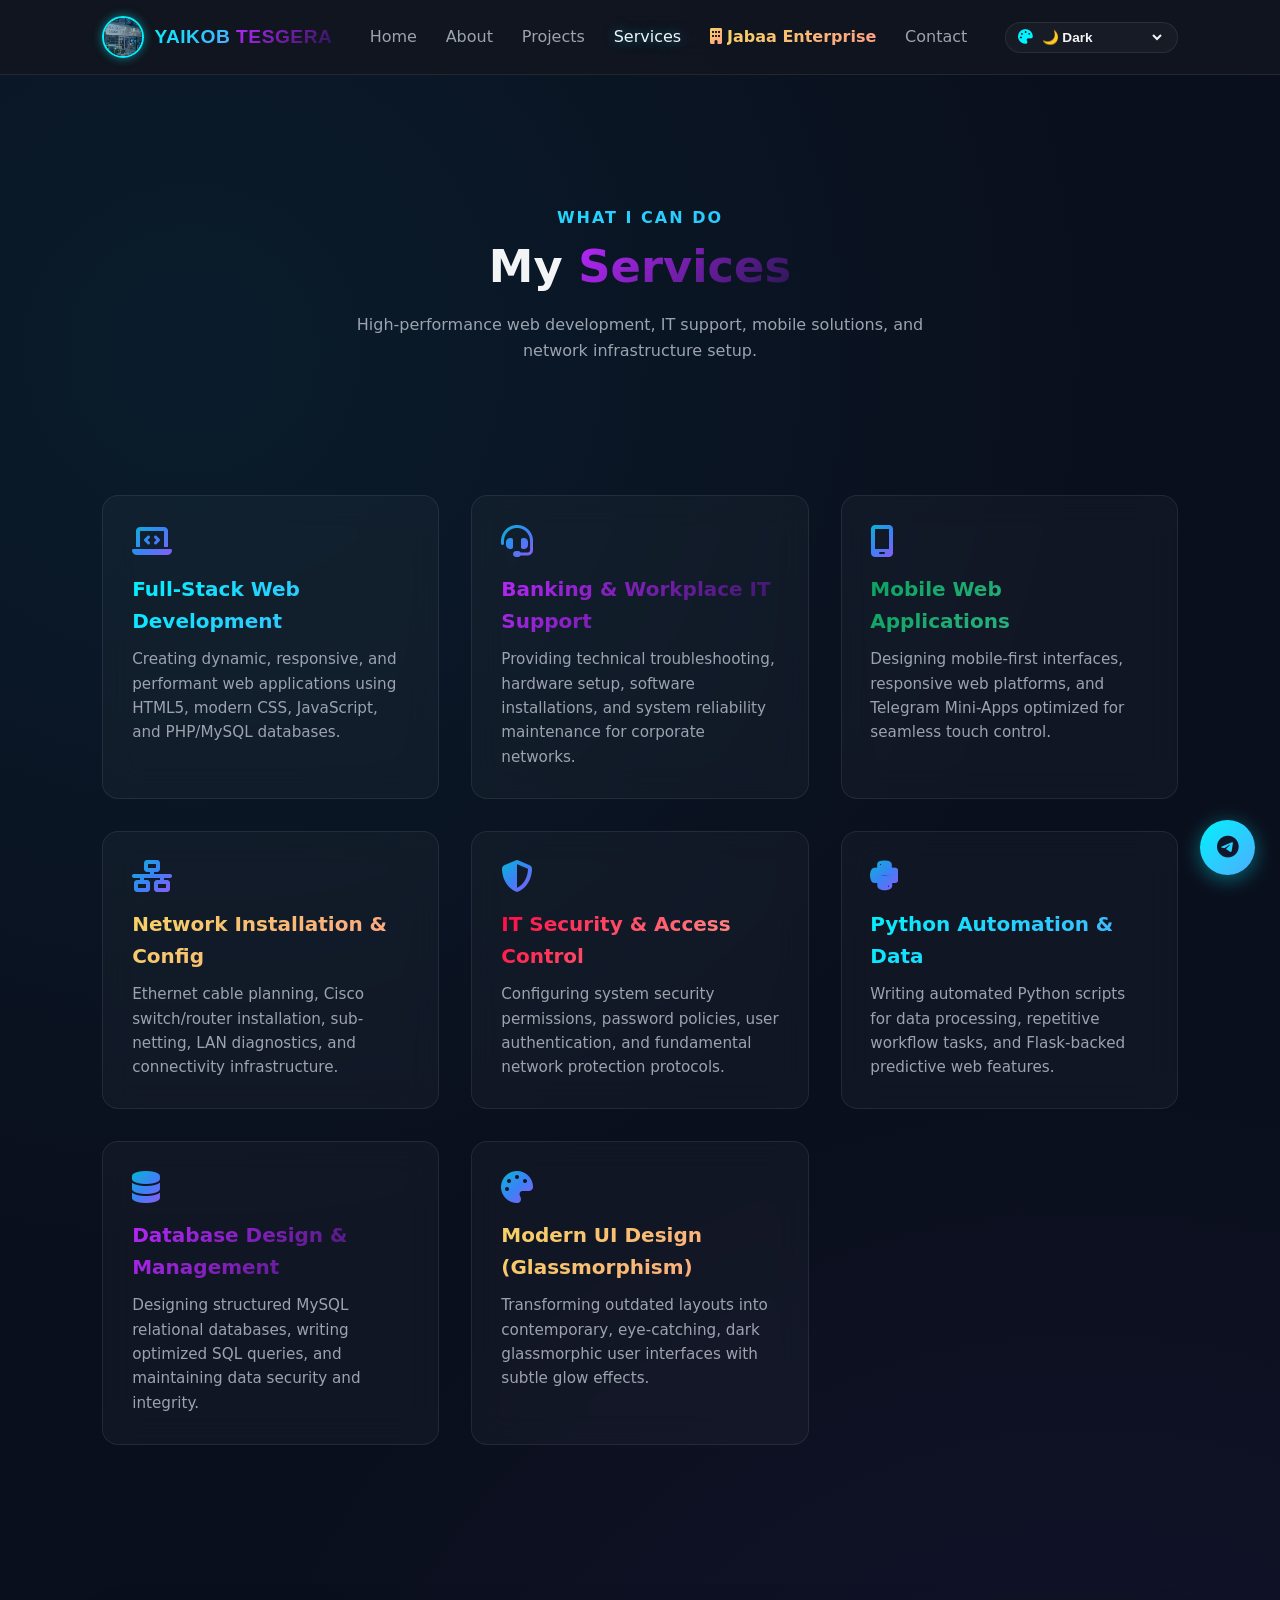
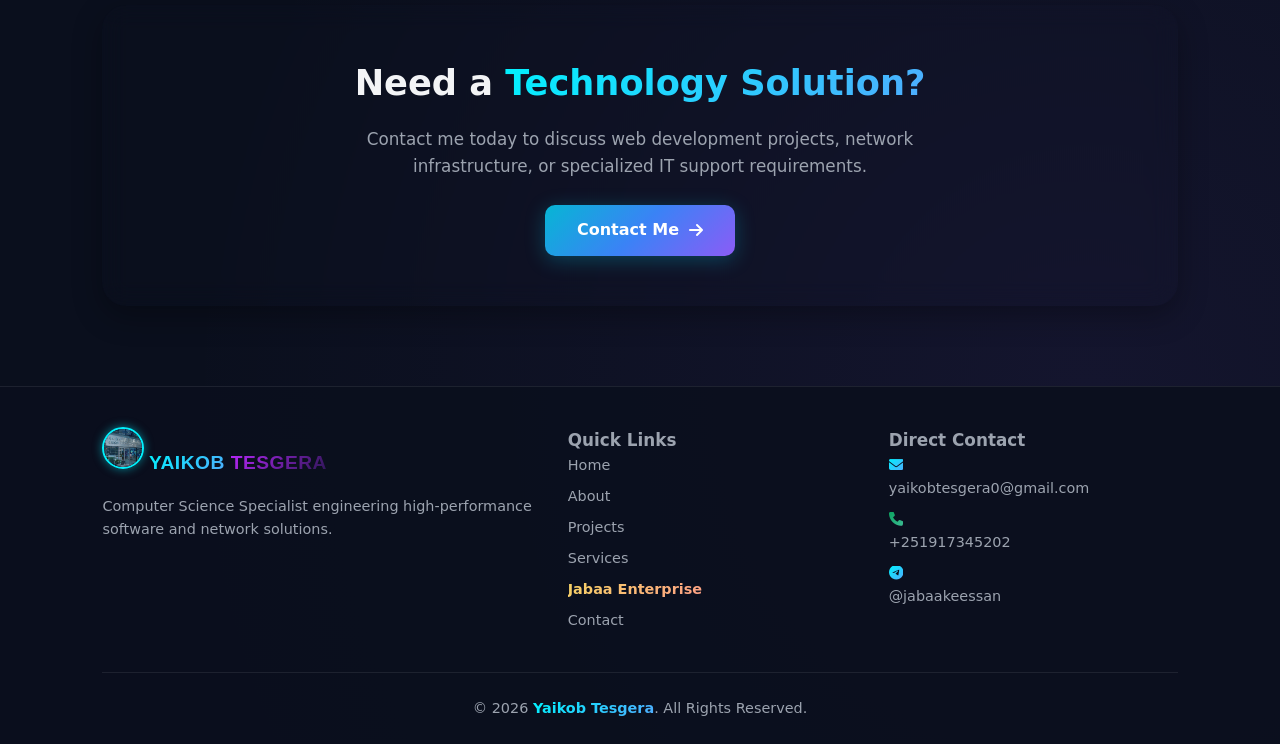
<file: services.html>
<!DOCTYPE html>
<html lang="en" dir="ltr">
<head>
<meta charset="UTF-8">
<meta name="viewport" content="width=device-width, initial-scale=1.0, shrink-to-fit=no">
<meta http-equiv="X-UA-Compatible" content="IE=edge">

<!-- SEO & METADATA -->
<meta name="description" content="Professional IT and tech services provided by Yaikob Tesgera - Web Development, IT Support, Mobile Solutions, and Network Administration.">
<meta name="keywords" content="Yaikob Tesgera Services, Full-Stack Web Developer, IT Support Ethiopia, Network Installation, Jabaa Enterprise">
<meta name="author" content="Yaikob Tesgera">
<meta name="robots" content="index, follow">

<!-- SECURITY HEADERS & CSP -->
<meta http-equiv="Content-Security-Policy" content="default-src 'self' https://fonts.googleapis.com https://fonts.gstatic.com https://cdnjs.cloudflare.com; style-src 'self' 'unsafe-inline' https://fonts.googleapis.com https://cdnjs.cloudflare.com; script-src 'self' 'unsafe-inline'; img-src 'self' data: https:;">

<title>Services | Yaikob Tesgera</title>

<!-- FAVICON & ASSETS -->
<link rel="icon" type="image/png" href="assets/favicon.png">
<link rel="apple-touch-icon" href="assets/favicon.png">

<!-- PERFORMANCE: PRECONNECT & PRELOAD -->
<link rel="preconnect" href="https://fonts.googleapis.com">
<link rel="preconnect" href="https://fonts.gstatic.com" crossorigin>
<link rel="preconnect" href="https://cdnjs.cloudflare.com" crossorigin>
<link rel="stylesheet" href="https://fonts.googleapis.com/css2?family=Plus+Jakarta+Sans:wght@400;500;600;700;800&family=Space+Grotesk:wght@500;700&display=swap" media="print" onload="this.media='all'">
<link rel="stylesheet" href="https://cdnjs.cloudflare.com/ajax/libs/font-awesome/6.5.2/css/all.min.css" media="print" onload="this.media='all'">

<!-- STYLESHEETS -->
<link rel="stylesheet" href="css/style.css">

<!-- FUTURISTIC COLOR ACCENT STYLES -->
<style>
    :root {
        --transition-speed: 0.3s;
    }
    .color-cyan { background: linear-gradient(135deg, #00f2fe 0%, #4facfe 100%); -webkit-background-clip: text; -webkit-text-fill-color: transparent; font-weight: 800; }
    .color-purple { background: linear-gradient(135deg, #b827fc 0%, #2c1654 100%); -webkit-background-clip: text; -webkit-text-fill-color: transparent; font-weight: 800; }
    .color-pink { background: linear-gradient(135deg, #ff0844 0%, #ffb199 100%); -webkit-background-clip: text; -webkit-text-fill-color: transparent; font-weight: 800; }
    .color-gold { background: linear-gradient(135deg, #f6d365 0%, #fda085 100%); -webkit-background-clip: text; -webkit-text-fill-color: transparent; font-weight: 800; }
    .color-emerald { background: linear-gradient(135deg, #0ba360 0%, #3cba92 100%); -webkit-background-clip: text; -webkit-text-fill-color: transparent; font-weight: 800; }
    
    /* LOGO AVATAR STYLING */
    .logo-img-wrapper {
        display: inline-flex;
        align-items: center;
        gap: 10px;
        text-decoration: none;
    }
    .logo-avatar {
        width: 42px;
        height: 42px;
        border-radius: 50%;
        object-fit: cover;
        border: 2px solid #00f2fe;
        box-shadow: 0 0 10px rgba(0, 242, 254, 0.5);
        transition: transform var(--transition-speed) ease;
    }
    .logo-img-wrapper:hover .logo-avatar {
        transform: scale(1.08) rotate(5deg);
    }
    .logo-text {
        font-family: 'Space Grotesk', sans-serif;
        font-size: 1.2rem;
        font-weight: 800;
        letter-spacing: 0.5px;
    }

    /* SERVICE CARD HOVER EFFECTS */
    .service-card {
        transition: var(--transition, transform 0.3s ease, border-color 0.3s ease, box-shadow 0.3s ease);
    }
    .service-card:hover {
        transform: translateY(-6px);
        border-color: rgba(0, 242, 254, 0.4);
        box-shadow: 0 12px 30px rgba(0, 0, 0, 0.3);
    }

    /* FLOATING QUICK CHAT */
    .floating-quick-chat {
        position: fixed;
        bottom: 25px;
        right: 25px;
        z-index: 999;
        background: linear-gradient(135deg, #00f2fe 0%, #4facfe 100%);
        color: #0f172a;
        width: 55px;
        height: 55px;
        border-radius: 50%;
        display: flex;
        align-items: center;
        justify-content: center;
        font-size: 1.4rem;
        box-shadow: 0 4px 20px rgba(0, 242, 254, 0.4);
        transition: transform var(--transition-speed) ease, box-shadow var(--transition-speed) ease;
        text-decoration: none;
    }
    .floating-quick-chat:hover {
        transform: scale(1.1) translateY(-3px);
        box-shadow: 0 6px 25px rgba(0, 242, 254, 0.7);
    }
</style>
</head>
<body>

<!-- ================= PRELOADER ================= -->
<div class="preloader" role="status" aria-label="Loading page content">
    <div class="loader"></div>
</div>

<!-- ================= HEADER ================= -->
<header class="header" role="banner">
    <a href="index.html" class="logo-img-wrapper" aria-label="Yaikob Tesgera Home">
        <img src="images/profile-3.png" alt="Yaikob Tesgera" class="logo-avatar" width="42" height="42" loading="eager">
        <span class="logo-text"><span class="color-cyan">YAIKOB</span> <span class="color-purple">TESGERA</span></span>
    </a>

    <nav class="navbar" role="navigation" aria-label="Main Navigation">
        <a href="index.html">Home</a>
        <a href="about.html">About</a>
        <a href="projects.html">Projects</a>
        <a href="services.html" class="active" aria-current="page">Services</a>
        <a href="jabaa-company/index.html"><i class="fas fa-building color-gold" aria-hidden="true"></i> <span class="color-gold">Jabaa Enterprise</span></a>
        <a href="contact.html">Contact</a>
    </nav>

    <div class="header-actions">
        <!-- Theme Dropdown Select -->
        <div class="theme-select-wrapper">
            <label for="theme-select" class="sr-only">Select Theme Mode</label>
            <i class="fas fa-palette theme-icon" aria-hidden="true"></i>
            <select id="theme-select" name="theme-select" aria-label="Select Theme">
                <option value="dark">🌙 Dark</option>
                <option value="light">☀️ Light</option>
                <option value="other">⚡ Cyber / Other</option>
            </select>
        </div>

        <button class="menu-toggle" id="menu-toggle" aria-label="Toggle navigation menu" aria-expanded="false" aria-controls="navbar">
            <i class="fas fa-bars" aria-hidden="true"></i>
        </button>
    </div>
</header>

<main id="main-content" role="main">

<!-- ================= PAGE HEADER ================= -->
<section class="page-header" style="text-align: center; padding-top: 130px; padding-bottom: 20px;" aria-label="Page Header">
    <p class="color-cyan" style="font-weight: 800; letter-spacing: 2px;">WHAT I CAN DO</p>
    <h1 style="font-size: 2.8rem; font-weight: 800;">My <span class="color-purple">Services</span></h1>
    <p style="color: var(--text-muted); max-width: 600px; margin: 10px auto 0;">High-performance web development, IT support, mobile solutions, and network infrastructure setup.</p>
</section>

<!-- ================= SERVICES GRID ================= -->
<section class="section" aria-label="Professional Services Offered">
    <div class="services-grid">

        <div class="service-card">
            <div aria-hidden="true"><i class="fas fa-laptop-code color-cyan" style="font-size: 2rem; margin-bottom: 1rem;"></i></div>
            <h3 class="color-cyan" style="font-size: 1.25rem; margin-bottom: 10px;">Full-Stack Web Development</h3>
            <p style="color: var(--text-muted); font-size: 0.95rem;">Creating dynamic, responsive, and performant web applications using HTML5, modern CSS, JavaScript, and PHP/MySQL databases.</p>
        </div>

        <div class="service-card">
            <div aria-hidden="true"><i class="fas fa-headset color-purple" style="font-size: 2rem; margin-bottom: 1rem;"></i></div>
            <h3 class="color-purple" style="font-size: 1.25rem; margin-bottom: 10px;">Banking & Workplace IT Support</h3>
            <p style="color: var(--text-muted); font-size: 0.95rem;">Providing technical troubleshooting, hardware setup, software installations, and system reliability maintenance for corporate networks.</p>
        </div>

        <div class="service-card">
            <div aria-hidden="true"><i class="fas fa-mobile-screen color-emerald" style="font-size: 2rem; margin-bottom: 1rem;"></i></div>
            <h3 class="color-emerald" style="font-size: 1.25rem; margin-bottom: 10px;">Mobile Web Applications</h3>
            <p style="color: var(--text-muted); font-size: 0.95rem;">Designing mobile-first interfaces, responsive web platforms, and Telegram Mini-Apps optimized for seamless touch control.</p>
        </div>

        <div class="service-card">
            <div aria-hidden="true"><i class="fas fa-network-wired color-gold" style="font-size: 2rem; margin-bottom: 1rem;"></i></div>
            <h3 class="color-gold" style="font-size: 1.25rem; margin-bottom: 10px;">Network Installation & Config</h3>
            <p style="color: var(--text-muted); font-size: 0.95rem;">Ethernet cable planning, Cisco switch/router installation, sub-netting, LAN diagnostics, and connectivity infrastructure.</p>
        </div>

        <div class="service-card">
            <div aria-hidden="true"><i class="fas fa-shield-halved color-pink" style="font-size: 2rem; margin-bottom: 1rem;"></i></div>
            <h3 class="color-pink" style="font-size: 1.25rem; margin-bottom: 10px;">IT Security & Access Control</h3>
            <p style="color: var(--text-muted); font-size: 0.95rem;">Configuring system security permissions, password policies, user authentication, and fundamental network protection protocols.</p>
        </div>

        <div class="service-card">
            <div aria-hidden="true"><i class="fab fa-python color-cyan" style="font-size: 2rem; margin-bottom: 1rem;"></i></div>
            <h3 class="color-cyan" style="font-size: 1.25rem; margin-bottom: 10px;">Python Automation & Data</h3>
            <p style="color: var(--text-muted); font-size: 0.95rem;">Writing automated Python scripts for data processing, repetitive workflow tasks, and Flask-backed predictive web features.</p>
        </div>

        <div class="service-card">
            <div aria-hidden="true"><i class="fas fa-database color-purple" style="font-size: 2rem; margin-bottom: 1rem;"></i></div>
            <h3 class="color-purple" style="font-size: 1.25rem; margin-bottom: 10px;">Database Design & Management</h3>
            <p style="color: var(--text-muted); font-size: 0.95rem;">Designing structured MySQL relational databases, writing optimized SQL queries, and maintaining data security and integrity.</p>
        </div>

        <div class="service-card">
            <div aria-hidden="true"><i class="fas fa-palette color-gold" style="font-size: 2rem; margin-bottom: 1rem;"></i></div>
            <h3 class="color-gold" style="font-size: 1.25rem; margin-bottom: 10px;">Modern UI Design (Glassmorphism)</h3>
            <p style="color: var(--text-muted); font-size: 0.95rem;">Transforming outdated layouts into contemporary, eye-catching, dark glassmorphic user interfaces with subtle glow effects.</p>
        </div>

    </div>
</section>

<!-- ================= CALL TO ACTION ================= -->
<section class="cta section" aria-label="Call to Action">
    <div class="cta-content" style="background: var(--bg-glass); border: 1px solid var(--card-border); padding: 50px 30px; border-radius: 24px; text-align: center; backdrop-filter: blur(12px); box-shadow: 0 10px 30px rgba(0,0,0,0.3);">
        <h2 style="font-size: 2.2rem; font-weight: 800; margin-bottom: 15px;">Need a <span class="color-cyan">Technology Solution?</span></h2>
        <p style="color: var(--text-muted); max-width: 600px; margin: 0 auto 25px; font-size: 1.05rem;">Contact me today to discuss web development projects, network infrastructure, or specialized IT support requirements.</p>
        <a href="contact.html" class="btn primary-btn" style="font-size: 1rem; padding: 0.8rem 2rem; display: inline-flex; align-items: center; gap: 10px;">
            Contact Me <i class="fas fa-arrow-right" aria-hidden="true"></i>
        </a>
    </div>
</section>

</main>

<!-- ================= FOOTER ================= -->
<footer class="footer" role="contentinfo">
    <div class="footer-grid">
        <div>
            <a href="index.html" class="logo-img-wrapper" style="margin-bottom: 1rem;" aria-label="Yaikob Tesgera Footer Logo">
                <img src="images/profile-3.png" alt="Yaikob Tesgera" class="logo-avatar" width="42" height="42" loading="lazy">
                <span class="logo-text"><span class="color-cyan">YAIKOB</span> <span class="color-purple">TESGERA</span></span>
            </a>
            <p>Computer Science Specialist engineering high-performance software and network solutions.</p>
        </div>

        <div>
            <h3>Quick Links</h3>
            <nav aria-label="Footer Navigation">
                <a href="index.html">Home</a>
                <a href="about.html">About</a>
                <a href="projects.html">Projects</a>
                <a href="services.html">Services</a>
                <a href="jabaa-company/index.html"><span class="color-gold">Jabaa Enterprise</span></a>
                <a href="contact.html">Contact</a>
            </nav>
        </div>

        <div>
            <h3>Direct Contact</h3>
            <p>
                <i class="fas fa-envelope color-cyan" aria-hidden="true"></i>
                <a href="mailto:yaikobtesgera0@gmail.com" style="color: inherit; text-decoration: none;">yaikobtesgera0@gmail.com</a>
            </p>
            <p>
                <i class="fas fa-phone color-emerald" aria-hidden="true"></i>
                <a href="tel:+251917345202" style="color: inherit; text-decoration: none;">+251917345202</a>
            </p>
            <p>
                <i class="fab fa-telegram color-cyan" aria-hidden="true"></i>
                <a href="https://t.me/jabaakeessan" target="_blank" rel="noopener noreferrer" style="color: inherit; text-decoration: none;">@jabaakeessan</a>
            </p>
        </div>
    </div>

    <div class="copyright">
        <p>&copy; <span id="year"></span> <span class="color-cyan">Yaikob Tesgera</span>. All Rights Reserved.</p>
    </div>
</footer>

<!-- FLOATING QUICK CHAT WIDGET -->
<a href="https://t.me/jabaakeessan" target="_blank" rel="noopener noreferrer" class="floating-quick-chat" aria-label="Quick Telegram Chat">
    <i class="fab fa-telegram-plane" aria-hidden="true"></i>
</a>

<!-- BACK TO TOP BUTTON -->
<button id="back-to-top" aria-label="Scroll back to top of page" aria-hidden="true">
    <i class="fas fa-arrow-up" aria-hidden="true"></i>
</button>

<!-- SCRIPT MODULE -->
<script src="js/script.js" defer></script>
</body>
</html>
</file>
<file: css/style.css>
/* ==========================================================================
   1. COLOR THEMES & CSS CUSTOM PROPERTIES
   ========================================================================== */

/* 🌙 1. DARK THEME (Default) */
:root,
[data-theme="dark"] {
    --bg-primary: #0a0f1d;
    --bg-secondary: #111827;
    --bg-main: #0a0c10;
    --bg-header: rgba(18, 22, 31, 0.85);
    --bg-card: rgba(255, 255, 255, 0.03);
    --bg-card-hover: rgba(255, 255, 255, 0.07);
    --card-border: 1px solid rgba(255, 255, 255, 0.08);
    --glass-border: 1px solid rgba(255, 255, 255, 0.08);
    
    --text-main: #f3f4f6;
    --text-muted: #9ca3af;
    
    --accent-cyan: #06b6d4;
    --accent-blue: #3b82f6;
    --accent-purple: #8b5cf6;
    --color-accent: #00f2fe;
    --color-accent-hover: #00c6ff;
    --accent-gradient: linear-gradient(135deg, #06b6d4 0%, #3b82f6 50%, #8b5cf6 100%);
    
    --glass-shadow: 0 8px 32px 0 rgba(0, 0, 0, 0.37);
    --glass-blur: blur(16px);
    --shadow-glow: rgba(0, 242, 254, 0.25);
    
    --select-bg: #12161f;
    --radius-lg: 16px;
    --radius-md: 10px;
    --transition-fast: all 0.3s cubic-bezier(0.4, 0, 0.2, 1);
}

/* ☀️ 2. LIGHT THEME */
[data-theme="light"] {
    --bg-primary: #f4f6fc;
    --bg-secondary: #ffffff;
    --bg-main: #f4f6fc;
    --bg-header: rgba(255, 255, 255, 0.88);
    --bg-card: rgba(255, 255, 255, 0.95);
    --bg-card-hover: rgba(240, 244, 255, 1);
    --card-border: 1px solid rgba(0, 0, 0, 0.08);
    --glass-border: 1px solid rgba(0, 0, 0, 0.08);
    
    --text-main: #0f172a;
    --text-muted: #475569;
    
    --color-accent: #0284c7;
    --color-accent-hover: #0369a1;
    --select-bg: #ffffff;
    --shadow-glow: rgba(2, 132, 199, 0.15);
}

/* ⚡ 3. CYBERPUNK / OTHER THEME */
[data-theme="other"] {
    --bg-primary: #05050f;
    --bg-secondary: #0f0a1e;
    --bg-main: #05050f;
    --bg-header: rgba(15, 10, 30, 0.88);
    --bg-card: rgba(15, 10, 30, 0.82);
    --bg-card-hover: rgba(25, 15, 45, 0.9);
    --card-border: 1px solid rgba(255, 0, 127, 0.3);
    --glass-border: 1px solid rgba(255, 0, 127, 0.3);
    
    --text-main: #ffffff;
    --text-muted: #c084fc;
    
    --color-accent: #ff007f;
    --color-accent-hover: #e0006c;
    --select-bg: #0f0a1e;
    --shadow-glow: rgba(255, 0, 127, 0.35);
}

/* ==========================================================================
   2. GLOBAL RESET & BASE STYLES
   ========================================================================== */

* {
    margin: 0;
    padding: 0;
    box-sizing: border-box;
    scroll-behavior: smooth;
}

body {
    background-color: var(--bg-primary);
    color: var(--text-main);
    font-family: 'Inter', system-ui, -apple-system, BlinkMacSystemFont, "Segoe UI", Roboto, sans-serif;
    line-height: 1.6;
    overflow-x: hidden;
    background-image: 
        radial-gradient(circle at 15% 15%, rgba(6, 182, 212, 0.08) 0%, transparent 40%),
        radial-gradient(circle at 85% 85%, rgba(139, 92, 246, 0.08) 0%, transparent 40%);
    min-height: 100vh;
    display: flex;
    flex-direction: column;
    transition: background-color 0.3s ease, color 0.3s ease;
}

a {
    color: inherit;
    text-decoration: none;
}

.container {
    max-width: 1100px;
    margin: 0 auto;
    padding: 2rem 1.5rem;
}

section {
    padding: 5rem 8%;
}

.section-title {
    text-align: center;
    font-size: 2.5rem;
    font-weight: 800;
    margin-bottom: 3rem;
}

.section-title span {
    background: var(--accent-gradient);
    -webkit-background-clip: text;
    -webkit-text-fill-color: transparent;
}

/* =====================================================
   PRELOADER
===================================================== */
.preloader {
    position: fixed;
    top: 0;
    left: 0;
    width: 100%;
    height: 100%;
    background: var(--bg-primary);
    z-index: 9999;
    display: flex;
    justify-content: center;
    align-items: center;
    transition: opacity 0.5s ease;
}

.loader {
    width: 50px;
    height: 50px;
    border: 3px solid rgba(255, 255, 255, 0.1);
    border-radius: 50%;
    border-top-color: var(--accent-cyan);
    animation: spin 1s cubic-bezier(0.55, 0.15, 0.45, 0.85) infinite;
}

@keyframes spin {
    to { transform: rotate(360deg); }
}

/* ==========================================================================
   3. HEADER & NAVIGATION
   ========================================================================== */

.header {
    position: sticky;
    top: 0;
    z-index: 1000;
    display: flex;
    justify-content: space-between;
    align-items: center;
    padding: 1rem 8%;
    background: var(--bg-header);
    backdrop-filter: var(--glass-blur);
    -webkit-backdrop-filter: var(--glass-blur);
    border-bottom: var(--glass-border);
    transition: background 0.3s ease, border 0.3s ease;
}

.logo {
    font-size: 1.5rem;
    font-weight: 800;
    color: var(--text-main);
    letter-spacing: -0.5px;
}

.logo span {
    background: var(--accent-gradient);
    -webkit-background-clip: text;
    -webkit-text-fill-color: transparent;
}

.navbar {
    display: flex;
    align-items: center;
    gap: 1.8rem;
}

.navbar a {
    color: var(--text-muted);
    font-weight: 500;
    transition: var(--transition-fast);
}

.navbar a:hover,
.navbar a.active {
    color: var(--text-main);
    text-shadow: 0 0 12px rgba(6, 182, 212, 0.6);
}

.header-actions {
    display: flex;
    align-items: center;
    gap: 1rem;
}

.theme-select-wrapper {
    display: flex;
    align-items: center;
    background: var(--bg-card);
    border: var(--glass-border);
    border-radius: 20px;
    padding: 6px 12px;
    transition: border-color 0.3s ease;
}

.theme-icon {
    color: var(--color-accent);
    font-size: 0.9rem;
    margin-right: 6px;
}

#theme-select {
    background: transparent;
    border: none;
    color: var(--text-main);
    font-weight: 600;
    font-size: 0.85rem;
    cursor: pointer;
    outline: none;
}

#theme-select option {
    background-color: var(--select-bg);
    color: var(--text-main);
}

.menu-toggle {
    display: none;
    background: none;
    border: none;
    color: var(--text-main);
    font-size: 1.2rem;
    cursor: pointer;
}

/* ==========================================================================
   4. HERO & HOME SECTION
   ========================================================================== */

.hero {
    display: grid;
    grid-template-columns: 1.2fr 1fr;
    align-items: center;
    min-height: 85vh;
    padding: 2rem 8%;
    gap: 3rem;
}

.badge {
    background: rgba(0, 242, 254, 0.1);
    color: var(--color-accent);
    border: var(--glass-border);
    padding: 6px 16px;
    border-radius: 20px;
    font-size: 0.85rem;
    font-weight: 600;
    display: inline-block;
    margin-bottom: 1.5rem;
}

.hero-subtitle {
    font-weight: 600;
    color: var(--accent-cyan);
    text-transform: uppercase;
    letter-spacing: 2px;
    font-size: 0.9rem;
}

.hero h1 {
    font-size: 3.8rem;
    font-weight: 800;
    line-height: 1.1;
    margin: 0.5rem 0;
}

.hero h1 span {
    background: var(--accent-gradient);
    -webkit-background-clip: text;
    -webkit-text-fill-color: transparent;
}

#typing {
    color: var(--color-accent);
    border-right: 2px solid var(--color-accent);
    padding-right: 4px;
}

.hero p {
    font-size: 1.1rem;
    color: var(--text-muted);
    max-width: 540px;
    margin: 1.5rem 0;
}

.hero-buttons,
.hero-btns {
    display: flex;
    gap: 1rem;
    margin-bottom: 2rem;
}

.social-links {
    display: flex;
    gap: 1rem;
}

.social-links a {
    width: 42px;
    height: 42px;
    border-radius: 50%;
    background: var(--bg-card);
    border: var(--glass-border);
    color: var(--text-main);
    display: flex;
    align-items: center;
    justify-content: center;
    text-decoration: none;
    transition: var(--transition-fast);
}

.social-links a:hover {
    background: var(--accent-gradient);
    transform: translateY(-3px);
    box-shadow: 0 4px 15px rgba(6, 182, 212, 0.4);
}

.hero-image {
    position: relative;
    display: flex;
    justify-content: center;
}

.image-circle {
    position: relative;
    width: 320px;
    height: 320px;
    border-radius: 50%;
    padding: 8px;
    background: var(--accent-gradient);
    box-shadow: 0 0 50px rgba(6, 182, 212, 0.3);
}

.image-circle img {
    width: 100%;
    height: 100%;
    object-fit: cover;
    border-radius: 50%;
}

.floating-card {
    position: absolute;
    padding: 0.8rem 1.4rem;
    background: rgba(17, 24, 39, 0.85);
    backdrop-filter: var(--glass-blur);
    border: var(--glass-border);
    border-radius: var(--radius-md);
    display: flex;
    align-items: center;
    gap: 0.8rem;
    box-shadow: var(--glass-shadow);
    animation: float 4s ease-in-out infinite;
}

.card-one { top: 10%; left: -20px; }
.card-two { bottom: 10%; right: -20px; animation-delay: 2s; }

@keyframes float {
    0%, 100% { transform: translateY(0px); }
    50% { transform: translateY(-12px); }
}

/* ==========================================================================
   5. ABOUT PAGE STYLING (`.about-grid`)
   ========================================================================== */

.about-grid {
    display: grid;
    grid-template-columns: 1fr 1.3fr;
    gap: 4rem;
    align-items: center;
}

.about-img-wrapper {
    position: relative;
    border-radius: var(--radius-lg);
    overflow: hidden;
    border: var(--glass-border);
    box-shadow: var(--glass-shadow);
    background: var(--bg-card);
}

.about-img-wrapper img {
    width: 100%;
    height: auto;
    display: block;
    transition: transform 0.5s ease;
}

.about-img-wrapper:hover img {
    transform: scale(1.03);
}

.about-content h3 {
    font-size: 2.2rem;
    font-weight: 700;
    margin-bottom: 1rem;
}

.about-content p {
    color: var(--text-muted);
    margin-bottom: 1.5rem;
    font-size: 1.05rem;
}

.skills-container {
    display: flex;
    flex-wrap: wrap;
    gap: 0.6rem;
    margin-top: 1.5rem;
}

.skill-tag {
    display: inline-block;
    background: var(--bg-card);
    border: var(--glass-border);
    color: var(--text-main);
    padding: 8px 16px;
    border-radius: var(--radius-md);
    font-size: 0.85rem;
    font-weight: 500;
    backdrop-filter: var(--glass-blur);
    transition: var(--transition-fast);
}

.skill-tag:hover {
    border-color: var(--accent-cyan);
    background: var(--bg-card-hover);
    transform: translateY(-2px);
}

/* ==========================================================================
   6. SERVICES, PROJECTS & FILTERING
   ========================================================================== */

.services-grid,
.projects-grid {
    display: grid;
    grid-template-columns: repeat(auto-fit, minmax(280px, 1fr));
    gap: 2rem;
    margin-top: 2rem;
}

.service-card,
.project-card,
.project-item {
    background: var(--bg-card);
    border: var(--glass-border);
    border-radius: var(--radius-lg);
    padding: 1.8rem;
    backdrop-filter: var(--glass-blur);
    -webkit-backdrop-filter: var(--glass-blur);
    transition: var(--transition-fast);
    position: relative;
    overflow: hidden;
}

.service-card:hover,
.project-card:hover,
.project-item:hover {
    transform: translateY(-6px);
    border-color: var(--accent-cyan);
    background: var(--bg-card-hover);
    box-shadow: 0 12px 40px rgba(0, 0, 0, 0.5), 0 0 20px rgba(6, 182, 212, 0.2);
}

.service-icon,
.service-card i {
    font-size: 2.2rem;
    background: var(--accent-gradient);
    -webkit-background-clip: text;
    -webkit-text-fill-color: transparent;
    margin-bottom: 1rem;
}

.project-filters {
    display: flex;
    justify-content: center;
    gap: 1rem;
    margin-bottom: 2.5rem;
    flex-wrap: wrap;
}

.filter-btn {
    background: var(--bg-card);
    border: var(--glass-border);
    color: var(--text-muted);
    padding: 0.6rem 1.5rem;
    border-radius: 30px;
    font-weight: 600;
    cursor: pointer;
    transition: var(--transition-fast);
}

.filter-btn:hover,
.filter-btn.active {
    background: var(--accent-gradient);
    color: #ffffff;
    border-color: transparent;
    box-shadow: 0 4px 15px rgba(6, 182, 212, 0.3);
}

/* ==========================================================================
   7. STATS & COUNTERS SECTION
   ========================================================================== */

.stats-grid,
.counters-section {
    display: grid;
    grid-template-columns: repeat(auto-fit, minmax(200px, 1fr));
    gap: 1.5rem;
    padding: 3rem 1.5rem;
    background: var(--bg-card);
    border-top: var(--glass-border);
    border-bottom: var(--glass-border);
    text-align: center;
}

.stat-card,
.counter-card {
    background: var(--bg-card);
    border: var(--glass-border);
    backdrop-filter: var(--glass-blur);
    padding: 2rem;
    border-radius: var(--radius-lg);
    text-align: center;
    transition: var(--transition-fast);
}

.stat-card h3,
.counter-card h2 {
    font-size: 2.5rem;
    font-weight: 800;
    color: var(--color-accent);
}

/* ==========================================================================
   8. CONTACT PAGE STYLING (`.contact-grid`)
   ========================================================================== */

.contact-grid {
    display: grid;
    grid-template-columns: 1fr 1.3fr;
    gap: 3rem;
    align-items: start;
}

.contact-info-wrapper h3 {
    font-size: 2rem;
    margin-bottom: 1rem;
}

.contact-info-wrapper p {
    color: var(--text-muted);
    margin-bottom: 2rem;
}

.contact-info-item {
    display: flex;
    align-items: flex-start;
    gap: 1.2rem;
    margin-bottom: 1.5rem;
}

.contact-info-item i {
    font-size: 1.4rem;
    color: var(--color-accent);
    margin-top: 0.2rem;
}

.contact-form-wrapper {
    background: var(--bg-card);
    border: var(--glass-border);
    border-radius: var(--radius-lg);
    padding: 2.5rem;
    backdrop-filter: var(--glass-blur);
    box-shadow: var(--glass-shadow);
}

.form-group {
    margin-bottom: 1.2rem;
}

.form-control, 
input, 
textarea {
    width: 100%;
    padding: 0.9rem 1.2rem;
    background: var(--bg-card);
    border: var(--glass-border);
    border-radius: var(--radius-md);
    color: var(--text-main);
    font-family: inherit;
    font-size: 0.95rem;
    outline: none;
    transition: var(--transition-fast);
}

.form-control:focus, 
input:focus, 
textarea:focus {
    border-color: var(--accent-cyan);
    box-shadow: 0 0 12px rgba(6, 182, 212, 0.25);
}

textarea {
    resize: vertical;
    min-height: 140px;
}

#form-message {
    margin-top: 1rem;
    font-size: 0.9rem;
    font-weight: 500;
}

/* ==========================================================================
   9. FAMILY PORTAL & GALLERY STYLES
   ========================================================================== */

.family-login-section {
    min-height: calc(80vh - 70px);
    display: flex;
    align-items: center;
    justify-content: center;
    padding: 2rem 1.5rem;
}

.login-card {
    background: var(--bg-card);
    border: var(--glass-border);
    border-radius: var(--radius-lg);
    padding: 2.5rem;
    max-width: 420px;
    width: 100%;
    text-align: center;
    box-shadow: 0 8px 32px rgba(0, 0, 0, 0.2);
    backdrop-filter: var(--glass-blur);
}

.lock-icon {
    font-size: 2.5rem;
    color: var(--color-accent);
    margin-bottom: 1rem;
}

.login-card h2 {
    margin-bottom: 0.5rem;
}

.login-card p {
    color: var(--text-muted);
    font-size: 0.9rem;
    margin-bottom: 1.5rem;
}

.btn-block {
    width: 100%;
    margin-top: 1rem;
}

.login-error {
    margin-top: 1rem;
    font-size: 0.85rem;
    color: #ef4444;
    font-weight: 500;
}

.family-dashboard {
    padding: 3rem 8%;
}

.family-header-actions {
    display: flex;
    justify-content: space-between;
    align-items: center;
    background: var(--bg-card);
    border: var(--glass-border);
    padding: 1.5rem 2rem;
    border-radius: var(--radius-lg);
    margin-bottom: 2.5rem;
    backdrop-filter: var(--glass-blur);
    flex-wrap: wrap;
    gap: 1.5rem;
}

.upload-btns {
    display: flex;
    gap: 1rem;
    flex-wrap: wrap;
}

.custom-file-upload {
    display: inline-flex;
    align-items: center;
    gap: 0.6rem;
    padding: 0.7rem 1.4rem;
    background: var(--accent-gradient);
    color: #ffffff;
    border-radius: var(--radius-md);
    cursor: pointer;
    font-weight: 600;
    font-size: 0.9rem;
    transition: var(--transition-fast);
    box-shadow: 0 4px 15px rgba(6, 182, 212, 0.3);
}

.custom-file-upload:hover {
    transform: translateY(-2px);
    opacity: 0.95;
    box-shadow: 0 6px 20px rgba(6, 182, 212, 0.5);
}

.gallery-grid {
    display: grid;
    grid-template-columns: repeat(auto-fill, minmax(260px, 1fr));
    gap: 1.5rem;
}

.gallery-item {
    background: var(--bg-card);
    border: var(--glass-border);
    border-radius: var(--radius-md);
    overflow: hidden;
    aspect-ratio: 1/1;
    transition: var(--transition-fast);
    box-shadow: var(--glass-shadow);
}

.gallery-item img {
    width: 100%;
    height: 100%;
    object-fit: cover;
    transition: transform 0.4s ease;
}

.gallery-item:hover img {
    transform: scale(1.05);
}

/* ==========================================================================
   10. BUTTONS & GENERAL UI
   ========================================================================== */

.btn {
    display: inline-flex;
    align-items: center;
    gap: 0.6rem;
    padding: 0.8rem 1.8rem;
    border-radius: var(--radius-md);
    font-weight: 600;
    text-decoration: none;
    transition: var(--transition-fast);
    cursor: pointer;
    border: none;
}

.primary-btn,
.btn-primary {
    background: var(--accent-gradient);
    color: #ffffff;
    box-shadow: 0 4px 20px rgba(6, 182, 212, 0.3);
}

.primary-btn:hover,
.btn-primary:hover {
    transform: translateY(-2px);
    box-shadow: 0 6px 28px rgba(6, 182, 212, 0.5);
}

.secondary-btn,
.btn-secondary {
    background: transparent;
    color: var(--text-main);
    border: var(--glass-border);
    backdrop-filter: var(--glass-blur);
}

.secondary-btn:hover,
.btn-secondary:hover {
    background: rgba(255, 255, 255, 0.08);
    border-color: rgba(255, 255, 255, 0.2);
}

/* ==========================================================================
   11. BACK TO TOP & FOOTER
   ========================================================================== */

#back-to-top {
    position: fixed;
    bottom: 25px;
    right: 25px;
    width: 42px;
    height: 42px;
    border-radius: 50%;
    background: var(--accent-gradient);
    color: #ffffff;
    border: none;
    cursor: pointer;
    display: flex;
    align-items: center;
    justify-content: center;
    opacity: 0;
    visibility: hidden;
    transition: var(--transition-fast);
    box-shadow: 0 4px 15px rgba(0, 0, 0, 0.4);
    z-index: 99;
}

#back-to-top.show {
    opacity: 1;
    visibility: visible;
}

.footer {
    background: rgba(10, 15, 29, 0.9);
    border-top: var(--glass-border);
    padding: 2.5rem 8% 1.5rem;
    margin-top: auto;
    text-align: center;
    color: var(--text-muted);
    font-size: 0.9rem;
}

.footer-grid {
    display: grid;
    grid-template-columns: 1.5fr 1fr 1fr;
    gap: 2rem;
    margin-bottom: 2rem;
    text-align: left;
}

.footer-grid a {
    display: block;
    color: var(--text-muted);
    text-decoration: none;
    margin-bottom: 0.5rem;
    transition: var(--transition-fast);
}

.footer-grid a:hover {
    color: var(--accent-cyan);
}

.copyright {
    text-align: center;
    padding-top: 1.5rem;
    border-top: var(--glass-border);
    color: var(--text-muted);
    font-size: 0.9rem;
}

/* ==========================================================================
   12. RESPONSIVE DESIGN
   ========================================================================== */

@media (max-width: 992px) {
    .hero, 
    .about-grid, 
    .contact-grid {
        grid-template-columns: 1fr;
        text-align: center;
    }
    
    .hero p,
    .about-content p,
    .contact-info-wrapper p {
        margin-left: auto;
        margin-right: auto;
    }
    
    .hero-buttons, 
    .hero-btns,
    .skills-container,
    .contact-info-item {
        justify-content: center;
    }

    .contact-info-item {
        text-align: left;
        max-width: 320px;
        margin-left: auto;
        margin-right: auto;
    }
    
    .footer-grid {
        grid-template-columns: 1fr;
        text-align: center;
    }

    .footer-grid div {
        text-align: center;
    }
    
    .menu-toggle {
        display: block;
    }
    
    .navbar {
        position: absolute;
        top: 100%;
        left: 0;
        width: 100%;
        background: var(--bg-header);
        backdrop-filter: var(--glass-blur);
        flex-direction: column;
        padding: 1.5rem 0;
        display: none;
        border-bottom: var(--glass-border);
    }
    
    .navbar.show {
        display: flex;
    }
    
    .navbar a {
        margin: 0.8rem 0;
    }
}
</file>
<file: jabaa-company/css/style.css>
/* ==========================================================================
   1. CSS VARIABLES & DYNAMIC THEMING
   ========================================================================== */
:root {
    /* Dark Theme Defaults */
    --bg-primary: #0a0f1d;
    --bg-secondary: #121826;
    --bg-tertiary: #1a2332;
    --bg-glass: rgba(18, 24, 38, 0.75);
    
    --card-bg: rgba(255, 255, 255, 0.03);
    --card-border: rgba(255, 255, 255, 0.08);
    --card-hover-border: #00d2ff;
    
    --text-primary: #ffffff;
    --text-secondary: #cbd5e1;
    --text-muted: #94a3b8;
    
    --accent-glow: #00d2ff;
    --accent-gradient: linear-gradient(135deg, #00d2ff 0%, #3a7bd5 100%);
    --header-bg: linear-gradient(135deg, #0d1117 0%, #161b22 100%);
    
    /* Level Badge Colors */
    --badge-beginner: #10b981;
    --badge-medium: #f59e0b;
    --badge-advanced: #ec4899;
    --badge-master: #8b5cf6;
    
    --shadow-glow: 0 0 20px rgba(0, 210, 255, 0.2);
    --transition-fast: 0.25s ease;
    --transition-smooth: 0.35s cubic-bezier(0.4, 0, 0.2, 1);
}

[data-theme="light"] {
    --bg-primary: #f8fafc;
    --bg-secondary: #ffffff;
    --bg-tertiary: #f1f5f9;
    --bg-glass: rgba(255, 255, 255, 0.85);
    
    --card-bg: rgba(0, 0, 0, 0.02);
    --card-border: rgba(0, 0, 0, 0.08);
    --card-hover-border: #0284c7;
    
    --text-primary: #0f172a;
    --text-secondary: #334155;
    --text-muted: #64748b;
    
    --accent-glow: #0284c7;
    --accent-gradient: linear-gradient(135deg, #0284c7 0%, #2563eb 100%);
    --header-bg: linear-gradient(135deg, #1e293b 0%, #0f172a 100%);
    
    --shadow-glow: 0 10px 25px rgba(2, 132, 199, 0.15);
}

/* ==========================================================================
   2. RESET & BASE STYLES (WITH COMPATIBILITY FIXES)
   ========================================================================== */
*, *::before, *::after {
    margin: 0;
    padding: 0;
    box-sizing: border-box;
    font-family: 'Plus Jakarta Sans', -apple-system, BlinkMacSystemFont, "Segoe UI", Roboto, Helvetica, Arial, sans-serif;
}

html {
    scroll-behavior: smooth;
    /* Cross-browser text rendering compatibility */
    -webkit-text-size-adjust: 100%;
    -moz-text-size-adjust: 100%;
    text-size-adjust: 100%;
}

body {
    background-color: var(--bg-primary);
    color: var(--text-primary);
    line-height: 1.6;
    overflow-x: hidden;
    transition: background-color var(--transition-smooth), color var(--transition-smooth);
    /* Cross-browser antialiasing */
    -webkit-font-smoothing: antialiased;
    -moz-osx-font-smoothing: grayscale;
}

/* Custom Scrollbar Compatibility (WebKit & Firefox) */
::-webkit-scrollbar {
    width: 8px;
}
::-webkit-scrollbar-track {
    background: var(--bg-primary);
}
::-webkit-scrollbar-thumb {
    background: var(--card-border);
    border-radius: 4px;
}
::-webkit-scrollbar-thumb:hover {
    background: var(--accent-glow);
}
* {
    scrollbar-width: thin;
    scrollbar-color: var(--card-border) var(--bg-primary);
}

a {
    text-decoration: none;
    color: inherit;
}

/* ==========================================================================
   3. HEADER & NAVIGATION
   ========================================================================== */
.header {
    position: fixed;
    top: 0;
    left: 0;
    width: 100%;
    display: flex;
    align-items: center;
    justify-content: space-between;
    padding: 0.75rem 5%;
    background: var(--header-bg);
    backdrop-filter: blur(16px);
    -webkit-backdrop-filter: blur(16px);
    border-bottom: 2px solid var(--accent-glow);
    z-index: 1000;
    box-shadow: 0 4px 20px rgba(0, 0, 0, 0.3);
}

.logo {
    display: flex;
    align-items: center;
    gap: 12px;
    font-size: 1.2rem;
    font-weight: 800;
    color: #ffffff;
    letter-spacing: 0.5px;
}

.company-logo-img {
    height: 40px;
    width: 40px;
    object-fit: cover;
    border-radius: 10px;
    border: 1.5px solid var(--accent-glow);
    box-shadow: 0 0 10px var(--accent-glow);
    transition: transform var(--transition-fast);
}

.logo:hover .company-logo-img {
    transform: scale(1.08);
}

.logo span {
    color: var(--accent-glow);
}

.navbar {
    display: flex;
    align-items: center;
    gap: 1.8rem;
}

.navbar a {
    color: #cbd5e1;
    font-size: 0.88rem;
    font-weight: 500;
    position: relative;
    padding: 6px 0;
    transition: color var(--transition-fast);
}

.navbar a:hover,
.navbar a.active {
    color: var(--accent-glow);
}

.navbar a::after {
    content: '';
    position: absolute;
    bottom: 0;
    left: 0;
    width: 0%;
    height: 2px;
    background: var(--accent-gradient);
    border-radius: 2px;
    transition: width var(--transition-fast);
}

.navbar a:hover::after,
.navbar a.active::after {
    width: 100%;
}

.header-actions {
    display: flex;
    align-items: center;
    gap: 12px;
}

.theme-wrapper {
    display: flex;
    align-items: center;
    gap: 6px;
    background: rgba(255, 255, 255, 0.08);
    border: 1px solid rgba(255, 255, 255, 0.15);
    padding: 4px 10px;
    border-radius: 20px;
}

.theme-icon {
    color: var(--accent-glow);
    font-size: 0.85rem;
}

.theme-selector {
    background: transparent;
    color: #ffffff;
    border: none;
    font-size: 0.8rem;
    font-weight: 600;
    cursor: pointer;
    outline: none;
    /* Cross-browser appearance normalization */
    -webkit-appearance: none;
    -moz-appearance: none;
    appearance: none;
}

.theme-selector option {
    background: #121826;
    color: #ffffff;
}

.btn-nav-portfolio {
    padding: 7px 16px;
    border-radius: 30px;
    font-size: 0.82rem;
    font-weight: 600;
    color: var(--accent-glow);
    background: rgba(0, 210, 255, 0.08);
    border: 1px solid var(--accent-glow);
    transition: all var(--transition-fast);
}

.btn-nav-portfolio:hover {
    background: rgba(0, 210, 255, 0.2);
    box-shadow: 0 0 12px var(--accent-glow);
}

.btn-nav-partner {
    padding: 7px 18px;
    border-radius: 30px;
    font-size: 0.82rem;
    font-weight: 600;
    color: #ffffff;
    background: var(--accent-gradient);
    border: none;
    box-shadow: 0 4px 15px rgba(0, 210, 255, 0.25);
    transition: all var(--transition-fast);
}

.btn-nav-partner:hover {
    transform: translateY(-2px);
    box-shadow: 0 6px 20px rgba(0, 210, 255, 0.4);
}

.menu-toggle {
    display: none;
    background: transparent;
    border: none;
    color: #ffffff;
    font-size: 1.3rem;
    cursor: pointer;
}

/* ==========================================================================
   4. LAYOUT & HERO SECTION
   ========================================================================== */
.section {
    padding: 90px 5% 50px;
}

.section-title {
    text-align: center;
    margin-bottom: 45px;
}

.section-title p {
    color: var(--accent-glow);
    font-size: 0.82rem;
    font-weight: 700;
    letter-spacing: 1.5px;
    margin-bottom: 6px;
}

.section-title h2 {
    font-size: 2.1rem;
    font-weight: 800;
    color: var(--text-primary);
}

.section-title h2 span {
    color: var(--accent-glow);
}

.hero {
    position: relative;
    padding-top: 140px;
    min-height: 85vh;
    display: flex;
    align-items: center;
}

.hero-bg-glow {
    position: absolute;
    top: 20%;
    left: 50%;
    transform: translate(-50%, -50%);
    width: 600px;
    height: 400px;
    background: radial-gradient(circle, rgba(0, 210, 255, 0.12) 0%, rgba(0, 0, 0, 0) 70%);
    pointer-events: none;
    z-index: 0;
}

.hero-container {
    display: grid;
    grid-template-columns: 1.2fr 0.8fr;
    gap: 40px;
    align-items: center;
    width: 100%;
    position: relative;
    z-index: 1;
}

.badge {
    display: inline-flex;
    align-items: center;
    gap: 8px;
    padding: 6px 14px;
    border-radius: 20px;
    background: rgba(0, 210, 255, 0.08);
    border: 1px solid rgba(0, 210, 255, 0.3);
    font-size: 0.8rem;
    font-weight: 600;
    color: var(--accent-glow);
    margin-bottom: 20px;
}

.badge-icon {
    width: 18px;
    height: 18px;
    border-radius: 50%;
}

.hero-content h1 {
    font-size: 2.7rem;
    font-weight: 800;
    line-height: 1.25;
    margin-bottom: 18px;
}

.hero-content h1 span {
    color: var(--accent-glow);
}

.hero-content p {
    color: var(--text-secondary);
    font-size: 1rem;
    margin-bottom: 30px;
    max-width: 620px;
}

.hero-buttons {
    display: flex;
    align-items: center;
    gap: 15px;
    flex-wrap: wrap;
    margin-bottom: 40px;
}

.btn {
    padding: 11px 24px;
    border-radius: 30px;
    font-size: 0.88rem;
    font-weight: 600;
    display: inline-flex;
    align-items: center;
    gap: 8px;
    cursor: pointer;
    border: none;
    transition: all var(--transition-fast);
}

.btn-primary {
    background: var(--accent-gradient);
    color: #ffffff;
    box-shadow: 0 4px 15px rgba(0, 210, 255, 0.25);
}

.btn-primary:hover {
    transform: translateY(-2px);
    box-shadow: 0 6px 20px rgba(0, 210, 255, 0.4);
}

.btn-outline {
    border: 1px solid var(--accent-glow);
    color: var(--accent-glow);
    background: transparent;
}

.btn-outline:hover {
    background: rgba(0, 210, 255, 0.1);
}

.btn-glass {
    background: rgba(255, 255, 255, 0.05);
    color: var(--text-primary);
    border: 1px solid var(--card-border);
}

.btn-glass:hover {
    background: rgba(255, 255, 255, 0.1);
}

.btn-full {
    width: 100%;
    justify-content: center;
}

.trust-metrics {
    display: flex;
    align-items: center;
    gap: 25px;
    padding-top: 20px;
    border-top: 1px solid var(--card-border);
    flex-wrap: wrap;
}

.metric-item h3 {
    font-size: 1.5rem;
    font-weight: 800;
    color: var(--accent-glow);
}

.metric-item p {
    font-size: 0.78rem;
    color: var(--text-muted);
    margin: 0;
}

.metric-divider {
    width: 1px;
    height: 35px;
    background: var(--card-border);
}

.glass-card {
    background: var(--bg-glass);
    border: 1px solid var(--card-border);
    border-radius: 16px;
    padding: 30px;
    backdrop-filter: blur(12px);
    -webkit-backdrop-filter: blur(12px);
    transition: border-color var(--transition-fast);
}

.main-card {
    background: #0f172a;
    border: 1px solid var(--card-border);
    box-shadow: 0 20px 40px rgba(0, 0, 0, 0.5);
}

.card-header {
    display: flex;
    align-items: center;
    gap: 8px;
    margin-bottom: 15px;
    padding-bottom: 10px;
    border-bottom: 1px solid rgba(255, 255, 255, 0.08);
}

.dot { width: 10px; height: 10px; border-radius: 50%; }
.dot.red { background: #ef4444; }
.dot.yellow { background: #f59e0b; }
.dot.green { background: #10b981; }

.card-title {
    font-size: 0.8rem;
    color: #94a3b8;
    margin-left: auto;
}

.code-preview {
    font-family: monospace;
    font-size: 0.85rem;
    color: #e2e8f0;
    line-height: 1.7;
    overflow-x: auto; /* Ensures code block is responsive on small viewports */
}

.keyword { color: #f472b6; }
.variable { color: #38bdf8; }
.string { color: #a3e635; }
.number { color: #fbbf24; }

/* ==========================================================================
   5. ENTERPRISE CAPABILITY MATRIX
   ========================================================================== */
.enterprise-matrix {
    display: grid;
    grid-template-columns: repeat(auto-fit, minmax(280px, 1fr));
    gap: 20px;
}

.matrix-card {
    background: var(--card-bg);
    border: 1px solid var(--card-border);
    border-radius: 14px;
    padding: 24px;
    transition: all var(--transition-smooth);
}

.matrix-card:hover {
    border-color: var(--accent-glow);
    transform: translateY(-4px);
    box-shadow: var(--shadow-glow);
}

.icon-accent {
    font-size: 1.8rem;
    color: var(--accent-glow);
    margin-bottom: 15px;
}

.matrix-card h3 {
    font-size: 1.1rem;
    margin-bottom: 8px;
    color: var(--text-primary);
}

.matrix-card p {
    font-size: 0.88rem;
    color: var(--text-secondary);
}

/* ==========================================================================
   6. 12 ONLINE COURSES ESTIMATOR & PRICING
   ========================================================================== */
.estimator-container {
    max-width: 1100px;
    margin: 0 auto;
}

.course-level-group {
    margin-bottom: 35px;
}

.level-header {
    margin-bottom: 18px;
}

.level-header p {
    font-size: 0.85rem;
    color: var(--text-muted);
    margin-top: 4px;
}

.level-badge {
    display: inline-flex;
    align-items: center;
    gap: 6px;
    padding: 4px 12px;
    border-radius: 20px;
    font-size: 0.78rem;
    font-weight: 700;
    text-transform: uppercase;
    letter-spacing: 0.5px;
}

.beginner-badge { background: rgba(16, 185, 129, 0.15); color: var(--badge-beginner); border: 1px solid var(--badge-beginner); }
.medium-badge { background: rgba(245, 158, 11, 0.15); color: var(--badge-medium); border: 1px solid var(--badge-medium); }
.advanced-badge { background: rgba(236, 72, 153, 0.15); color: var(--badge-advanced); border: 1px solid var(--badge-advanced); }
.master-badge { background: rgba(139, 92, 246, 0.15); color: var(--badge-master); border: 1px solid var(--badge-master); }

.course-grid {
    display: grid;
    grid-template-columns: repeat(auto-fit, minmax(240px, 1fr));
    gap: 16px;
}

.master-grid {
    grid-template-columns: 1fr;
}

.course-card {
    background: var(--card-bg);
    border: 1px solid var(--card-border);
    border-radius: 12px;
    padding: 18px;
    transition: all var(--transition-fast);
    cursor: pointer;
    position: relative;
    display: flex;
    flex-direction: column;
}

.course-card:hover,
.course-card.selected {
    border-color: var(--accent-glow);
    background: rgba(0, 210, 255, 0.05);
    box-shadow: var(--shadow-glow);
}

.course-card input[type="radio"] {
    position: absolute;
    top: 16px;
    right: 16px;
    accent-color: var(--accent-glow);
    transform: scale(1.1);
}

.course-icon {
    font-size: 1.4rem;
    color: var(--accent-glow);
    margin-bottom: 10px;
}

.course-card h4 {
    font-size: 0.95rem;
    font-weight: 700;
    color: var(--text-primary);
    margin-bottom: 6px;
    padding-right: 20px;
}

.course-card p {
    font-size: 0.8rem;
    color: var(--text-secondary);
    margin-bottom: 12px;
    flex-grow: 1;
}

/* Old Price vs New Price Display */
.course-price-container {
    display: flex;
    align-items: center;
    gap: 10px;
    margin-top: auto;
    padding-top: 8px;
}

.old-price {
    font-size: 0.85rem;
    color: var(--text-muted);
    text-decoration: line-through;
    opacity: 0.75;
}

.new-price {
    font-size: 1.1rem;
    font-weight: 800;
    color: var(--accent-glow);
}

/* Registration Form Panel */
.registration-panel {
    background: var(--bg-tertiary);
    border: 1px solid var(--card-border);
    border-radius: 14px;
    padding: 25px;
    margin-top: 30px;
}

.registration-panel h3 {
    font-size: 1.15rem;
    color: var(--text-primary);
    margin-bottom: 20px;
    display: flex;
    align-items: center;
    gap: 8px;
}

.form-row {
    display: grid;
    grid-template-columns: 1fr 1fr;
    gap: 16px;
    margin-bottom: 16px;
}

.form-group {
    display: flex;
    flex-direction: column;
    gap: 6px;
    margin-bottom: 16px;
}

.form-group label {
    font-size: 0.82rem;
    font-weight: 600;
    color: var(--text-secondary);
}

.form-group input,
.form-group select,
.form-group textarea {
    width: 100%;
    padding: 10px 14px;
    border-radius: 8px;
    background: var(--bg-primary);
    color: var(--text-primary);
    border: 1px solid var(--card-border);
    font-size: 0.88rem;
    outline: none;
    transition: border-color var(--transition-fast);
}

.form-group input:focus,
.form-group select:focus,
.form-group textarea:focus {
    border-color: var(--accent-glow);
}

.price-summary-box {
    background: rgba(0, 210, 255, 0.05);
    border: 1px solid rgba(0, 210, 255, 0.2);
    border-radius: 10px;
    padding: 18px;
    margin: 20px 0;
    text-align: center;
}

.summary-details p {
    font-size: 0.88rem;
    color: var(--text-secondary);
}

.total-price-wrapper {
    display: flex;
    align-items: center;
    justify-content: center;
    gap: 14px;
    margin: 8px 0;
    flex-wrap: wrap;
}

.summary-old-price {
    font-size: 1.2rem;
    font-weight: 600;
    color: var(--text-muted);
    text-decoration: line-through;
    opacity: 0.7;
}

.price-summary-box h2 {
    font-size: 2.3rem;
    font-weight: 800;
    color: var(--accent-glow);
    margin: 0;
}

.price-summary-box small {
    font-size: 0.75rem;
    color: var(--text-muted);
}

.btn-telegram {
    background: linear-gradient(135deg, #0088cc 0%, #00a2ed 100%);
    color: #ffffff !important;
    font-size: 1rem;
    padding: 14px;
    box-shadow: 0 4px 15px rgba(0, 136, 204, 0.3);
}

.btn-telegram:hover {
    background: linear-gradient(135deg, #0099e6 0%, #1ab0f6 100%);
    box-shadow: 0 6px 20px rgba(0, 136, 204, 0.5);
    transform: translateY(-2px);
}

.status-message {
    margin-top: 12px;
    font-size: 0.85rem;
    font-weight: 600;
    color: var(--accent-glow);
    text-align: center;
}

/* ==========================================================================
   7. CONTACT SECTION & FOOTER
   ========================================================================== */
.contact-wrapper {
    display: grid;
    grid-template-columns: 0.9fr 1.1fr;
    gap: 25px;
    max-width: 1000px;
    margin: 0 auto;
}

.contact-info h3 {
    font-size: 1.2rem;
    margin-bottom: 10px;
}

.contact-info p {
    font-size: 0.88rem;
    color: var(--text-secondary);
    margin-bottom: 20px;
}

.contact-detail {
    display: flex;
    align-items: flex-start;
    gap: 12px;
    margin-bottom: 16px;
}

.contact-detail i {
    font-size: 1.2rem;
    color: var(--accent-glow);
    margin-top: 3px;
}

.contact-detail strong {
    display: block;
    font-size: 0.85rem;
    color: var(--text-primary);
}

.contact-detail p {
    margin: 0;
    font-size: 0.82rem;
    color: var(--text-muted);
}

.footer {
    border-top: 1px solid var(--card-border);
    padding: 40px 5% 20px;
    background: var(--bg-secondary);
}

.footer-content {
    max-width: 1000px;
    margin: 0 auto 20px;
}

.footer-brand p {
    font-size: 0.85rem;
    color: var(--text-muted);
    margin-top: 10px;
    max-width: 400px;
}

.footer-bottom {
    text-align: center;
    padding-top: 20px;
    border-top: 1px solid var(--card-border);
    font-size: 0.82rem;
    color: var(--text-muted);
}

.footer-bottom a {
    color: var(--accent-glow);
    text-decoration: underline;
}

/* ==========================================================================
   8. MODAL POPUP
   ========================================================================== */
.modal-overlay {
    display: none;
    position: fixed;
    top: 0;
    left: 0;
    width: 100%;
    height: 100%;
    background: rgba(0, 0, 0, 0.85);
    backdrop-filter: blur(8px);
    -webkit-backdrop-filter: blur(8px);
    z-index: 2000;
    justify-content: center;
    align-items: center;
}

.modal-overlay.active {
    display: flex;
}

.modal-content {
    background: var(--bg-secondary);
    border: 1px solid var(--card-border);
    border-radius: 16px;
    width: 90%;
    max-width: 900px;
    height: 80vh;
    display: flex;
    flex-direction: column;
    overflow: hidden;
}

.modal-header {
    padding: 1rem 1.5rem;
    background: var(--bg-tertiary);
    display: flex;
    justify-content: space-between;
    align-items: center;
    border-bottom: 1px solid var(--card-border);
}

.modal-header h3 {
    font-size: 1rem;
    color: var(--text-primary);
}

.modal-body {
    flex: 1;
    width: 100%;
    height: 100%;
}

.modal-body iframe {
    width: 100%;
    height: 100%;
    border: none;
}

.close-modal {
    cursor: pointer;
    color: var(--text-primary);
    font-size: 1.5rem;
}

/* ==========================================================================
   9. RESPONSIVE MEDIA QUERIES & SOFTWARE COMPATIBILITY CHARACTERISTICS
   ========================================================================== */

/* Motion Reduction Preference Compatibility (Accessibility) */
@media (prefers-reduced-motion: reduce) {
    html {
        scroll-behavior: auto;
    }
    *, *::before, *::after {
        animation-duration: 0.01ms !important;
        animation-iteration-count: 1 !important;
        transition-duration: 0.01ms !important;
        scroll-behavior: auto !important;
    }
}

/* Coarse Pointer / Touch Target Optimization */
@media (pointer: coarse) {
    .btn, .navbar a, .course-card, .theme-selector {
        min-height: 44px; /* Minimum recommended touch target size */
    }
    .navbar a {
        padding: 10px 0;
    }
}

@media (max-width: 992px) {
    .hero-container {
        grid-template-columns: 1fr;
    }
    
    .contact-wrapper {
        grid-template-columns: 1fr;
    }
}

@media (max-width: 768px) {
    .menu-toggle {
        display: block;
    }

    .navbar {
        position: fixed;
        top: 65px;
        left: -100%;
        width: 100%;
        height: calc(100vh - 65px);
        background: var(--bg-secondary);
        flex-direction: column;
        justify-content: center;
        gap: 2rem;
        transition: left var(--transition-smooth);
        box-shadow: 0 10px 30px rgba(0, 0, 0, 0.5);
    }

    .navbar.active {
        left: 0;
    }

    .form-row {
        grid-template-columns: 1fr;
    }

    .hero-content h1 {
        font-size: 2rem;
    }

    .btn-nav-partner {
        display: none;
    }
}

/* Extra Small Screen Responsiveness */
@media (max-width: 480px) {
    .section {
        padding: 70px 4% 30px;
    }

    .section-title h2 {
        font-size: 1.7rem;
    }

    .hero-content h1 {
        font-size: 1.75rem;
    }

    .hero-buttons {
        flex-direction: column;
        width: 100%;
    }

    .btn {
        width: 100%;
        justify-content: center;
    }

    .trust-metrics {
        flex-direction: column;
        align-items: flex-start;
        gap: 15px;
    }

    .metric-divider {
        display: none;
    }

    .glass-card {
        padding: 20px 15px;
    }
}
</file>
